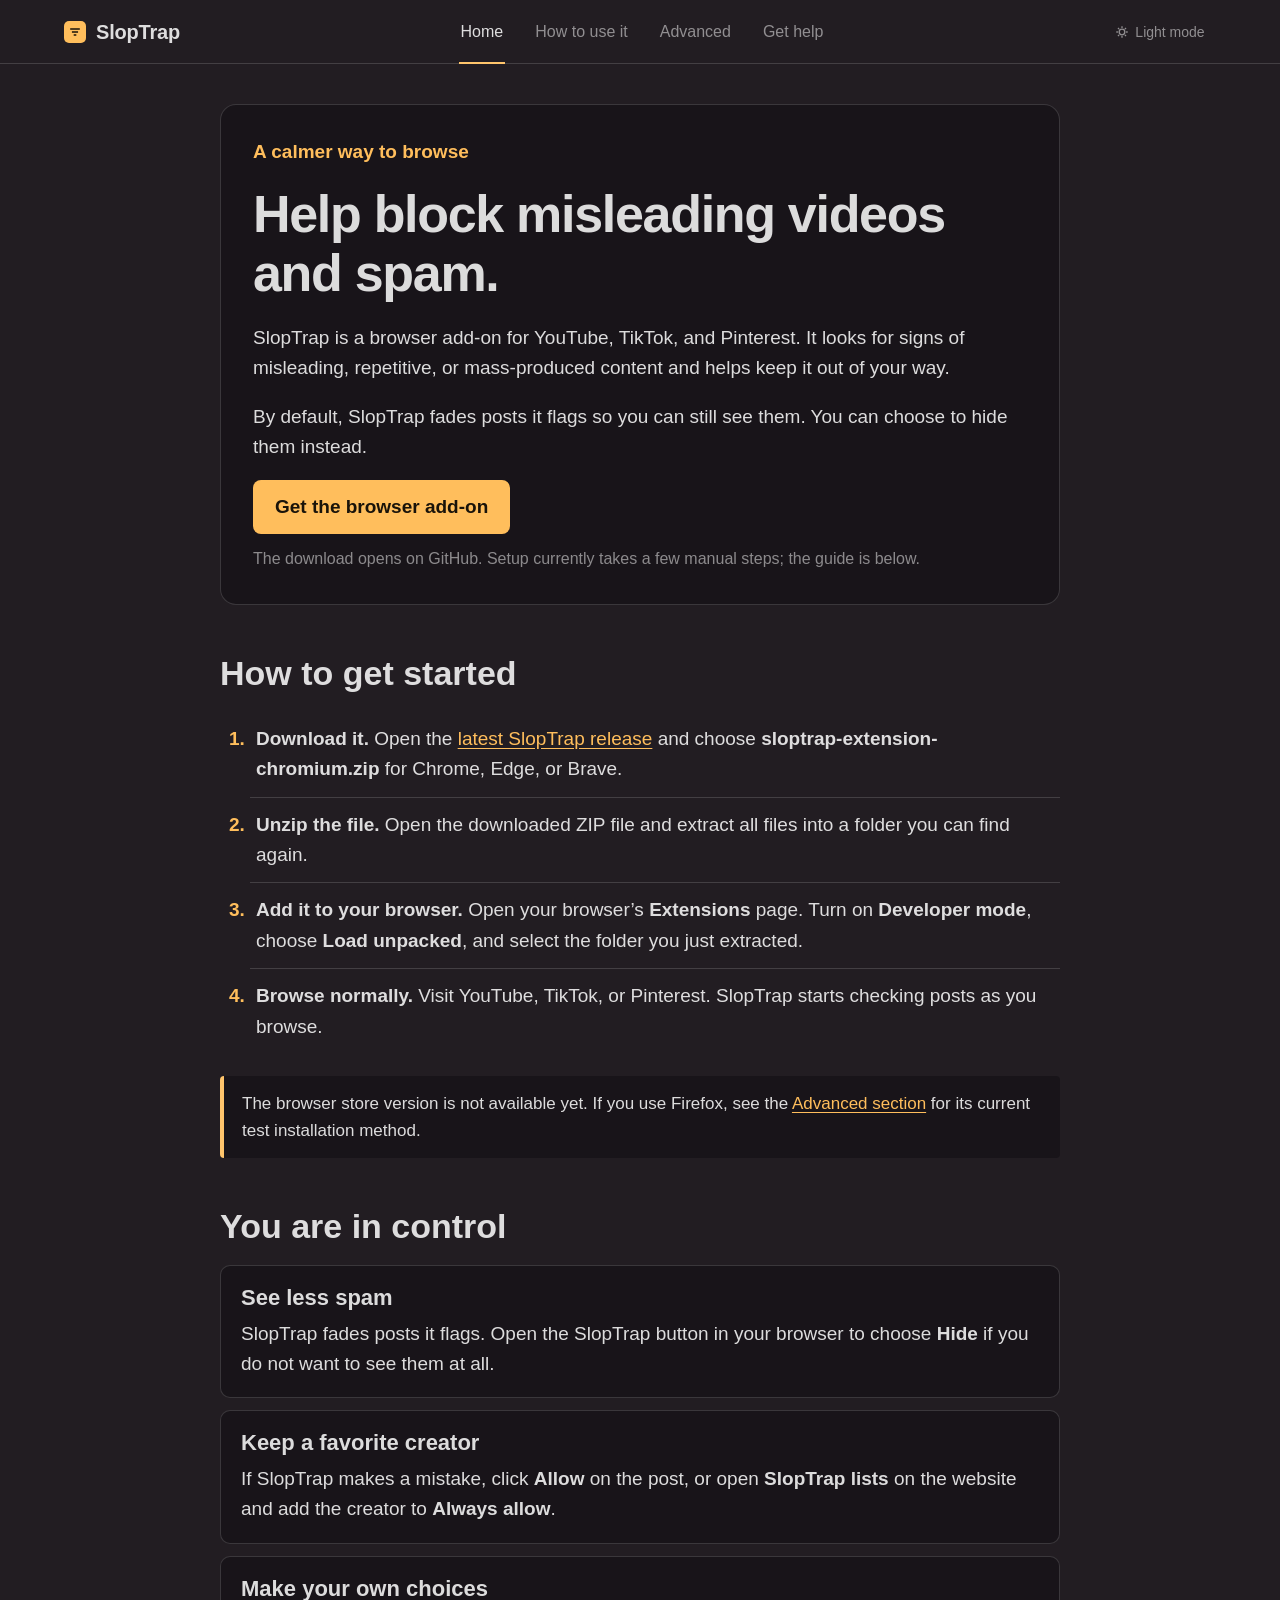
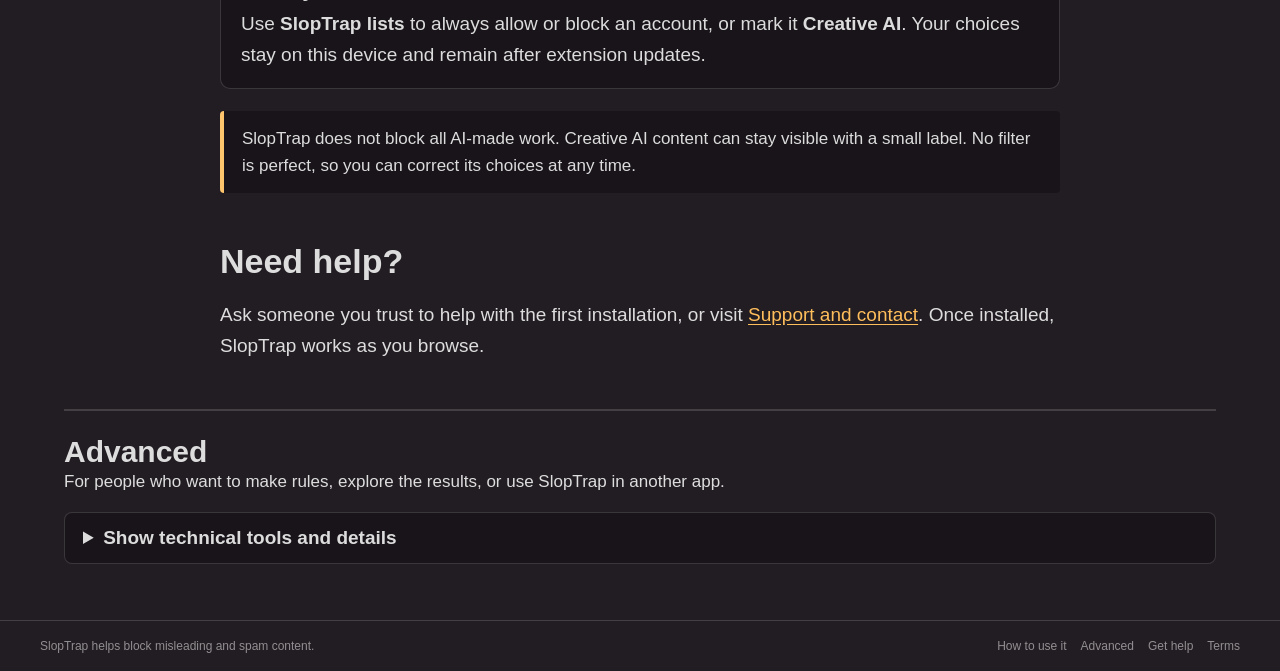
<file: index.html>
<!DOCTYPE html>
<html lang="en">
<head>
  <meta charset="utf-8" />
  <meta name="viewport" content="width=device-width, initial-scale=1" />
  <meta http-equiv="Content-Security-Policy" content="default-src 'none'; script-src 'self'; style-src 'self' 'unsafe-inline' https://fonts.googleapis.com; font-src https://fonts.gstatic.com; img-src 'self' data:; connect-src 'self' https://sloptrap-worker.fablestre.am; base-uri 'none'; form-action 'none'; object-src 'none'" />
  <meta name="referrer" content="strict-origin-when-cross-origin" />
  <title>SlopTrap — Help block misleading and spam content</title>
  <link rel="icon" type="image/svg+xml" href="./assets/icon.svg" />
  <link rel="stylesheet" href="./assets/gravity-uikit.css" />
  <link rel="stylesheet" href="./assets/style.css" />
</head>
<body class="g-root g-root_theme_dark home-page">
  <script src="./assets/theme-init.js"></script>

  <header class="g-app-header">
    <div class="g-app-header__inner">
      <a class="g-brand" href="./">
        <span class="g-brand__mark">
          <svg class="icon-14" viewBox="0 0 16 16" fill="none" stroke="currentColor" stroke-width="1.8"><path d="M2.5 4.5h11M4.5 8h7M6.5 11.5h3"/></svg>
        </span>
        <span>SlopTrap</span>
      </a>
      <nav class="g-nav" aria-label="Primary">
        <a class="g-nav__item g-nav__item_active" href="./">Home</a>
        <a class="g-nav__item" href="#how-to-use">How to use it</a>
        <a class="g-nav__item" href="#advanced">Advanced</a>
        <a class="g-nav__item" href="./privacy/#support">Get help</a>
      </nav>
      <div class="g-header-actions">
        <button id="theme-toggle" class="g-btn g-btn_view_flat g-btn_icon" data-show-label="true" type="button" aria-label="Toggle theme"></button>
      </div>
    </div>
  </header>

  <main class="g-container">
    <div class="simple-home">
      <section class="simple-hero" aria-labelledby="home-title">
        <p class="simple-eyebrow">A calmer way to browse</p>
        <h1 id="home-title">Help block misleading videos and spam.</h1>
        <p>SlopTrap is a browser add-on for YouTube, TikTok, and Pinterest. It looks for signs of misleading, repetitive, or mass-produced content and helps keep it out of your way.</p>
        <p>By default, SlopTrap fades posts it flags so you can still see them. You can choose to hide them instead.</p>
        <a class="simple-action" href="https://github.com/FableStream/sloptrap-extension/releases/latest" target="_blank" rel="noopener">Get the browser add-on</a>
        <p class="simple-small">The download opens on GitHub. Setup currently takes a few manual steps; the guide is below.</p>
      </section>

      <section class="simple-section" id="how-to-use" aria-labelledby="use-title">
        <h2 id="use-title">How to get started</h2>
        <ol class="simple-steps">
          <li><strong>Download it.</strong> Open the <a href="https://github.com/FableStream/sloptrap-extension/releases/latest" target="_blank" rel="noopener">latest SlopTrap release</a> and choose <strong>sloptrap-extension-chromium.zip</strong> for Chrome, Edge, or Brave.</li>
          <li><strong>Unzip the file.</strong> Open the downloaded ZIP file and extract all files into a folder you can find again.</li>
          <li><strong>Add it to your browser.</strong> Open your browser’s <strong>Extensions</strong> page. Turn on <strong>Developer mode</strong>, choose <strong>Load unpacked</strong>, and select the folder you just extracted.</li>
          <li><strong>Browse normally.</strong> Visit YouTube, TikTok, or Pinterest. SlopTrap starts checking posts as you browse.</li>
        </ol>
        <p class="simple-note">The browser store version is not available yet. If you use Firefox, see the <a href="#advanced">Advanced section</a> for its current test installation method.</p>
      </section>

      <section class="simple-section" aria-labelledby="choices-title">
        <h2 id="choices-title">You are in control</h2>
        <div class="simple-choice-grid">
          <div class="simple-choice"><h3>See less spam</h3><p>SlopTrap fades posts it flags. Open the SlopTrap button in your browser to choose <strong>Hide</strong> if you do not want to see them at all.</p></div>
          <div class="simple-choice"><h3>Keep a favorite creator</h3><p>If SlopTrap makes a mistake, click <strong>Allow</strong> on the post, or open <strong>SlopTrap lists</strong> on the website and add the creator to <strong>Always allow</strong>.</p></div>
          <div class="simple-choice"><h3>Make your own choices</h3><p>Use <strong>SlopTrap lists</strong> to always allow or block an account, or mark it <strong>Creative AI</strong>. Your choices stay on this device and remain after extension updates.</p></div>
        </div>
        <p class="simple-note">SlopTrap does not block all AI-made work. Creative AI content can stay visible with a small label. No filter is perfect, so you can correct its choices at any time.</p>
      </section>

      <section class="simple-section" aria-labelledby="help-title">
        <h2 id="help-title">Need help?</h2>
        <p>Ask someone you trust to help with the first installation, or visit <a href="./privacy/#support">Support and contact</a>. Once installed, SlopTrap works as you browse.</p>
      </section>
    </div>

    <section id="advanced" class="advanced-section" aria-labelledby="advanced-title">
      <h2 id="advanced-title">Advanced</h2>
      <p>For people who want to make rules, explore the results, or use SlopTrap in another app.</p>
      <details class="advanced-details">
        <summary>Show technical tools and details</summary>
        <div class="advanced-links">
          <a href="./studio/">Rule Studio</a>
          <a href="./docs/">Documentation and SDK</a>
          <a href="./rules/">Rule format</a>
          <a href="./leaderboard/">Leaderboards</a>
          <a href="https://github.com/FableStream/sloptrap" target="_blank" rel="noopener">Source code</a>
        </div>
        <p>Firefox testing: download <strong>sloptrap-extension-firefox.xpi</strong> from the <a href="https://github.com/FableStream/sloptrap-extension/releases/latest" target="_blank" rel="noopener">latest release</a>. Open <strong>about:debugging#/runtime/this-firefox</strong>, choose <strong>Load Temporary Add-on</strong>, and select the file. Firefox removes temporary add-ons when it closes.</p>
    <section class="overview-split" style="border-bottom:0;padding-bottom:8px;">
      <div class="text-card" style="padding:22px 24px;">
        <div style="display:flex;gap:6px;flex-wrap:wrap;">
          <span class="g-label g-label_theme_info">Svelte 5 + Tauri v2 App</span>
          <span class="g-label g-label_theme_positive">Creative AI &amp; Slop Channel Tags</span>
          <span class="g-label g-label_theme_normal">Browser &amp; Desktop</span>
        </div>
        <h3>Build, test, and share cross-site slop rules in a clean visual studio</h3>
        <p class="overview-lead">
          <strong>SlopTrap</strong> is a <strong>Svelte 5 + Tauri v2</strong> rule definition app (runnable in any browser or as a native desktop app) paired with a sandboxed WebAssembly (<code>.strule</code>) runtime. Its signed rules distinguish human creators, transparent creative AI, and low-effort slop, with channel-type tags shown on thumbnails and lists. Write or click together rules using a <strong>common cross-site language</strong> (<code>post.frequency</code>, <code>account.dormancy_days</code>, <code>text.formal_prose</code>), accumulate shared variables across rules, check them against thresholds, and export signed WASM bundles for <strong>YouTube</strong>, <strong>TikTok</strong>, <strong>Pinterest</strong>, and custom sites.
        </p>
        <div class="btn-row">
          <a class="g-btn g-btn_view_action g-btn_size_l" href="./studio/">Launch Rule Studio (Browser)</a>
          <a class="g-btn g-btn_view_outlined g-btn_size_l" href="./docs/#sdk">Integrate SDK &amp; UI</a>
          <a class="g-btn g-btn_view_normal g-btn_size_l" href="./leaderboard/">Site Leaderboards</a>
        </div>
      </div>

      <div class="text-card" style="padding:16px 18px;">
        <div style="font-size:12px;font-weight:600;color:var(--g-color-text-secondary);margin-bottom:6px;">
          Common Cross-Site Rule Syntax (Works on YouTube, TikTok &amp; Pinterest)
        </div>
        <pre style="margin:0;"><code>token high_post_rate = 0.9
token block_cutoff   = 60
var suspicion = 0

rule "High daily post frequency"
  when post.frequency &gt;= $high_post_rate ramp 1.5
  then add 36 to suspicion

decide "Block high-suspicion accounts"
  when suspicion &gt;= $block_cutoff
  then block</code></pre>
      </div>
    </section>

    <div class="section-bar">
      <div>
        <div style="display:flex;align-items:center;gap:8px;flex-wrap:wrap;">
          <h2 class="section-title">SlopTrap Rule Studio (Svelte 5 + Tauri v2)</h2>
          <span class="g-label g-label_theme_positive">Main Application</span>
        </div>
        <p class="section-sub">
          Guided 4-step workflow with importable templates, sentence-style visual rules, two-way readable syntax, and live <code>$token</code> sliders.
        </p>
      </div>
      <div style="display:flex;gap:8px;flex-wrap:wrap;">
        <a class="g-btn g-btn_view_action g-btn_size_s" href="./studio/">Open in Browser</a>
        <a class="g-btn g-btn_view_outlined g-btn_size_s" href="https://github.com/FableStream/sloptrap" target="_blank" rel="noopener">Desktop &amp; Source</a>
      </div>
    </div>

    <div class="preview-panel" style="background:var(--st-card-bg);">
      <div class="preview-panel__toolbar" style="background:var(--st-card-bg);">
        <div class="g-segmented" role="tablist" aria-label="SlopTrap Studio Views">
          <button class="g-segmented__btn shot-tab active" type="button"
            data-src="./assets/screenshots/studio-rules.png"
            data-caption="Step 2: Drag-and-Drop Rules &amp; Target-Site Feed — Reorder rules (⋮⋮), toggle eye visibility, and see which thumbnails, titles, channels &amp; dates get blocked live.">
            Rules &amp; Live Feed
          </button>
          <button class="g-segmented__btn shot-tab" type="button"
            data-src="./assets/screenshots/studio-syntax.png"
            data-caption="Readable Cross-Site Syntax — Two-way human-readable language sharing signals like post.frequency and multi-variable thresholds across sites.">
            Readable Syntax
          </button>
          <button class="g-segmented__btn shot-tab" type="button"
            data-src="./assets/screenshots/studio-templates.png"
            data-caption="Step 1: Channels &amp; Templates — Load specified sets of Known Slop (including YouTube channels from AiSList) and Known Good channels alongside 8 official templates.">
            Channels &amp; AiSList
          </button>
          <button class="g-segmented__btn shot-tab" type="button"
            data-src="./assets/screenshots/studio-test.png"
            data-caption="Step 3: Tune &amp; Effectiveness — Live Recall, Known-Good Specificity, False Positives, and F1 across loaded channels with expandable content &amp; signal inspection.">
            Tune &amp; Effectiveness
          </button>
        </div>
        <span class="mono" style="color:var(--g-color-text-hint);font-size:12px;">Svelte 5 + Tauri v2 · Browser &amp; Desktop</span>
      </div>
      <img id="studio-showcase-img" src="./assets/screenshots/studio-rules.png" alt="SlopTrap Studio — Visual Rule Builder" />
      <div id="studio-showcase-caption" class="preview-panel__caption">
        Step 2: Visual Rule Builder — Sentence-style rules ('When Post frequency &gt;= $high_post_rate -&gt; Then Add 36 points to suspicion') and threshold outcomes.
      </div>
    </div>

    <div class="section-bar">
      <div>
        <h2 class="section-title">Studio capabilities &amp; rule architecture</h2>
        <p class="section-sub">Intuitive building blocks capable of expressing every official cross-site and platform-specific rule.</p>
      </div>
    </div>

    <div class="grid-3">
      <div class="g-card">
        <div class="signal-head">
          <h3>Common cross-site language</h3>
          <span class="g-label g-label_theme_info mono">syntax</span>
        </div>
        <p>Unified signals such as <code>post.frequency</code>, <code>account.dormancy_days</code>, and <code>post.title_reuse</code> work identically across YouTube, TikTok, Pinterest, and custom site adapters.</p>
      </div>
      <div class="g-card">
        <div class="signal-head">
          <h3>Shared variables &amp; actions</h3>
          <span class="g-label g-label_theme_positive mono">variables</span>
        </div>
        <p>Triggered rules can add or set values on shared variables (e.g. <code>suspicion</code>, <code>script_risk</code>, <code>voice_risk</code>) that are checked against thresholds to <code>block</code>, <code>hide</code>, <code>dim</code>, or <code>warn</code>.</p>
      </div>
      <div class="g-card">
        <div class="signal-head">
          <h3>Known slop &amp; good sets</h3>
          <span class="g-label g-label_theme_info mono">AiSList</span>
        </div>
        <p>Load specified sets of Known Slop (including YouTube channels from <a href="https://github.com/Override92/AiSList" target="_blank" rel="noopener"><code>AiSList</code></a>) and Known Good accounts to measure recall, false positives, and F1 live.</p>
      </div>
      <div class="g-card">
        <div class="signal-head">
          <h3>Value &amp; phrase tokenization</h3>
          <span class="g-label g-label_theme_warning mono">$tokens</span>
        </div>
        <p>Promote any threshold, variable weight, or phrase list into a named <code>$token</code> so sliders recompile WASM and re-score all test accounts in microseconds.</p>
      </div>
      <div class="g-card">
        <div class="signal-head">
          <h3>Browser + Tauri v2 desktop</h3>
          <span class="g-label g-label_theme_normal mono">svelte 5</span>
        </div>
        <p>Run zero-install in the browser or launch the native Tauri v2 desktop app (<code>npm run tauri dev</code>) with built-in Rust live account URL inspection.</p>
      </div>
      <div class="g-card">
        <div class="signal-head">
          <h3>Signed WebAssembly bundles</h3>
          <span class="g-label g-label_theme_positive mono">v2</span>
        </div>
        <p>Zero-import WebAssembly 1.0 rules in <code>sloptrap-bundle-v2</code> files: an Ed25519 signature over the whole manifest and the module hash, a static WASM audit, and a fuel- and memory-bounded sandbox. Only maintainer-signed <strong>Official</strong> rules count as verified.</p>
      </div>
    </div>

    <div class="section-bar">
      <div>
        <h2 class="section-title">Site-specific WASM rule leaderboards</h2>
        <p class="section-sub">Switch target platform to inspect the <strong>Official</strong> <code>.strule</code> bundles and live install metrics. Community rules are listed on the full leaderboard (off by default).</p>
      </div>
      <div style="display:flex;gap:8px;align-items:center;flex-wrap:wrap;">
        <div class="g-segmented" id="home-site-tabs" role="tablist" aria-label="Target site">
          <button class="g-segmented__btn active" type="button" data-site="youtube">YouTube</button>
          <button class="g-segmented__btn" type="button" data-site="tiktok">TikTok</button>
          <button class="g-segmented__btn" type="button" data-site="pinterest">Pinterest</button>
        </div>
        <a class="g-btn g-btn_view_outlined g-btn_size_s" id="home-full-lb-link" href="./leaderboard/?site=youtube">Open leaderboard</a>
      </div>
    </div>

    <div class="g-table-wrap">
      <table class="g-table">
        <thead>
          <tr>
            <th style="width:44px;">#</th>
            <th>Rule</th>
            <th>Tier</th>
            <th>Band / F1</th>
            <th class="num" id="home-active-col">Active (30d)</th>
            <th class="num">All-Time</th>
            <th class="num">Overhead</th>
            <th class="num">Artifact</th>
          </tr>
        </thead>
        <tbody id="home-lb-rows">
          <tr><td colspan="8" style="color:var(--g-color-text-secondary);">Loading leaderboard…</td></tr>
        </tbody>
      </table>
    </div>

    <section id="example-apps" style="margin-top:28px;">
      <div class="section-bar">
        <div>
          <h2 class="section-title">Example Integrations</h2>
          <p class="section-sub">Reference applications consuming <code>.strule</code> WebAssembly bundles built in SlopTrap Studio.</p>
        </div>
      </div>

      <div class="text-card" style="padding:18px 20px;margin-bottom:14px;">
        <div style="display:flex;justify-content:space-between;align-items:flex-start;gap:12px;flex-wrap:wrap;margin-bottom:12px;">
          <div>
            <div style="display:flex;align-items:center;gap:8px;flex-wrap:wrap;">
              <h3 style="margin:0;font-size:16px;">YouTube TUI Subsection — <code>sloptrap-tube-tui</code></h3>
              <span class="g-label g-label_theme_info">Example YouTube App</span>
            </div>
            <p style="margin:6px 0 0;color:var(--g-color-text-secondary);font-size:13px;">
              Terminal forensic inspector, autonomous discovery crawler, and Go SDK (<a href="https://github.com/FableStream/sloptrap-tube-tui" target="_blank" rel="noopener"><code>FableStream/sloptrap-tube-tui</code></a>) evaluating Studio-compiled <code>.strule</code> bundles against live YouTube channels.
            </p>
          </div>
          <a class="g-btn g-btn_view_outlined g-btn_size_s" href="https://github.com/FableStream/sloptrap-tube-tui" target="_blank" rel="noopener">
            View sloptrap-tube-tui
          </a>
        </div>

        <div class="preview-panel" style="margin:0;">
          <div class="preview-panel__toolbar">
            <div class="g-segmented" role="tablist" aria-label="Example YouTube TUI Views">
              <button class="g-segmented__btn shot-tab active" type="button"
                data-src="./assets/screenshots/tui-overview.png"
                data-caption="1:Overview — Example YouTube TUI combining channel extractors with signed .strule WASM evaluation.">
                1: Overview
              </button>
              <button class="g-segmented__btn shot-tab" type="button"
                data-src="./assets/screenshots/tui-timeline.png"
                data-caption="2:Timeline — Aged-account dormancy gap comparison between earliest and latest YouTube uploads.">
                2: Timeline
              </button>
              <button class="g-segmented__btn shot-tab" type="button"
                data-src="./assets/screenshots/tui-script-voice.png"
                data-caption="3:Script &amp; Voice — Contrastive LLM phrasing, WPM pacing CV, and 45s ffmpeg EBU R128 dead-air probe.">
                3: Script &amp; Voice
              </button>
              <button class="g-segmented__btn shot-tab" type="button"
                data-src="./assets/screenshots/tui-wasm-rules.png"
                data-caption="5:WASM Rules — Loaded .strule bundles executing inside zero-import WebAssembly sandboxes.">
                5: WASM Rules
              </button>
              <button class="g-segmented__btn shot-tab" type="button"
                data-src="./assets/screenshots/tui-discovery.png"
                data-caption="Discovery [d] — Niche presets and automated YouTube search queue harvesting.">
                Discovery [d]
              </button>
            </div>
            <span class="mono" style="color:var(--g-color-text-hint);font-size:12px;">Example App · sloptrap-tube-tui</span>
          </div>
          <img id="tui-showcase-img" src="./assets/screenshots/tui-overview.png" alt="Example App: sloptrap-tube-tui Overview" />
          <div id="tui-showcase-caption" class="preview-panel__caption">
            1:Overview — Example YouTube TUI combining channel extractors with signed .strule WASM evaluation.
          </div>
        </div>
      </div>
    </section>
      </details>
    </section>
  </main>

  <footer class="g-footer">
    <div class="g-footer__inner">
      <div>SlopTrap helps block misleading and spam content.</div>
      <div class="g-footer__links">
        <a href="#how-to-use">How to use it</a>
        <a href="#advanced">Advanced</a>
        <a href="./privacy/#support">Get help</a>
        <a href="./terms/">Terms</a>
      </div>
    </div>
  </footer>

  <script src="./assets/site.js"></script>
  <script src="./assets/registry-ui.js"></script>
  <script src="./assets/home.js"></script>
</body>
</html>
</file>
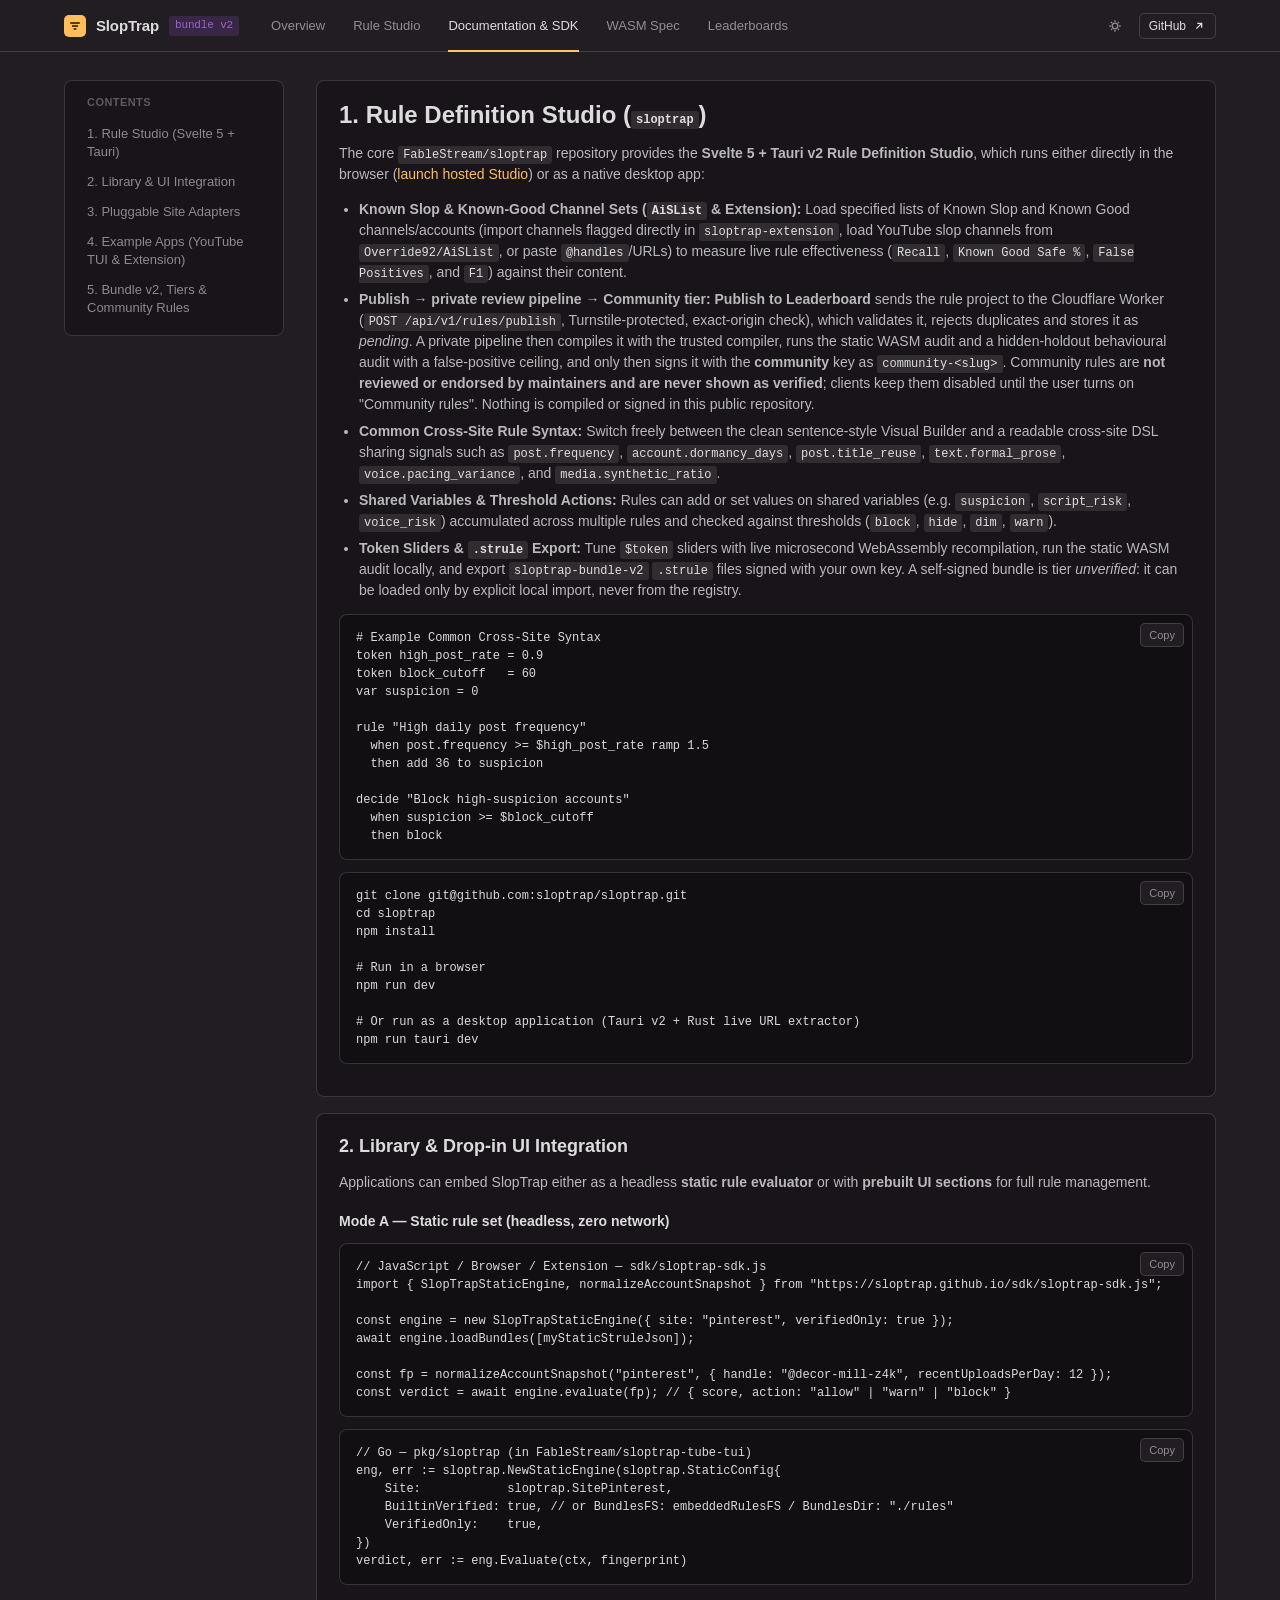
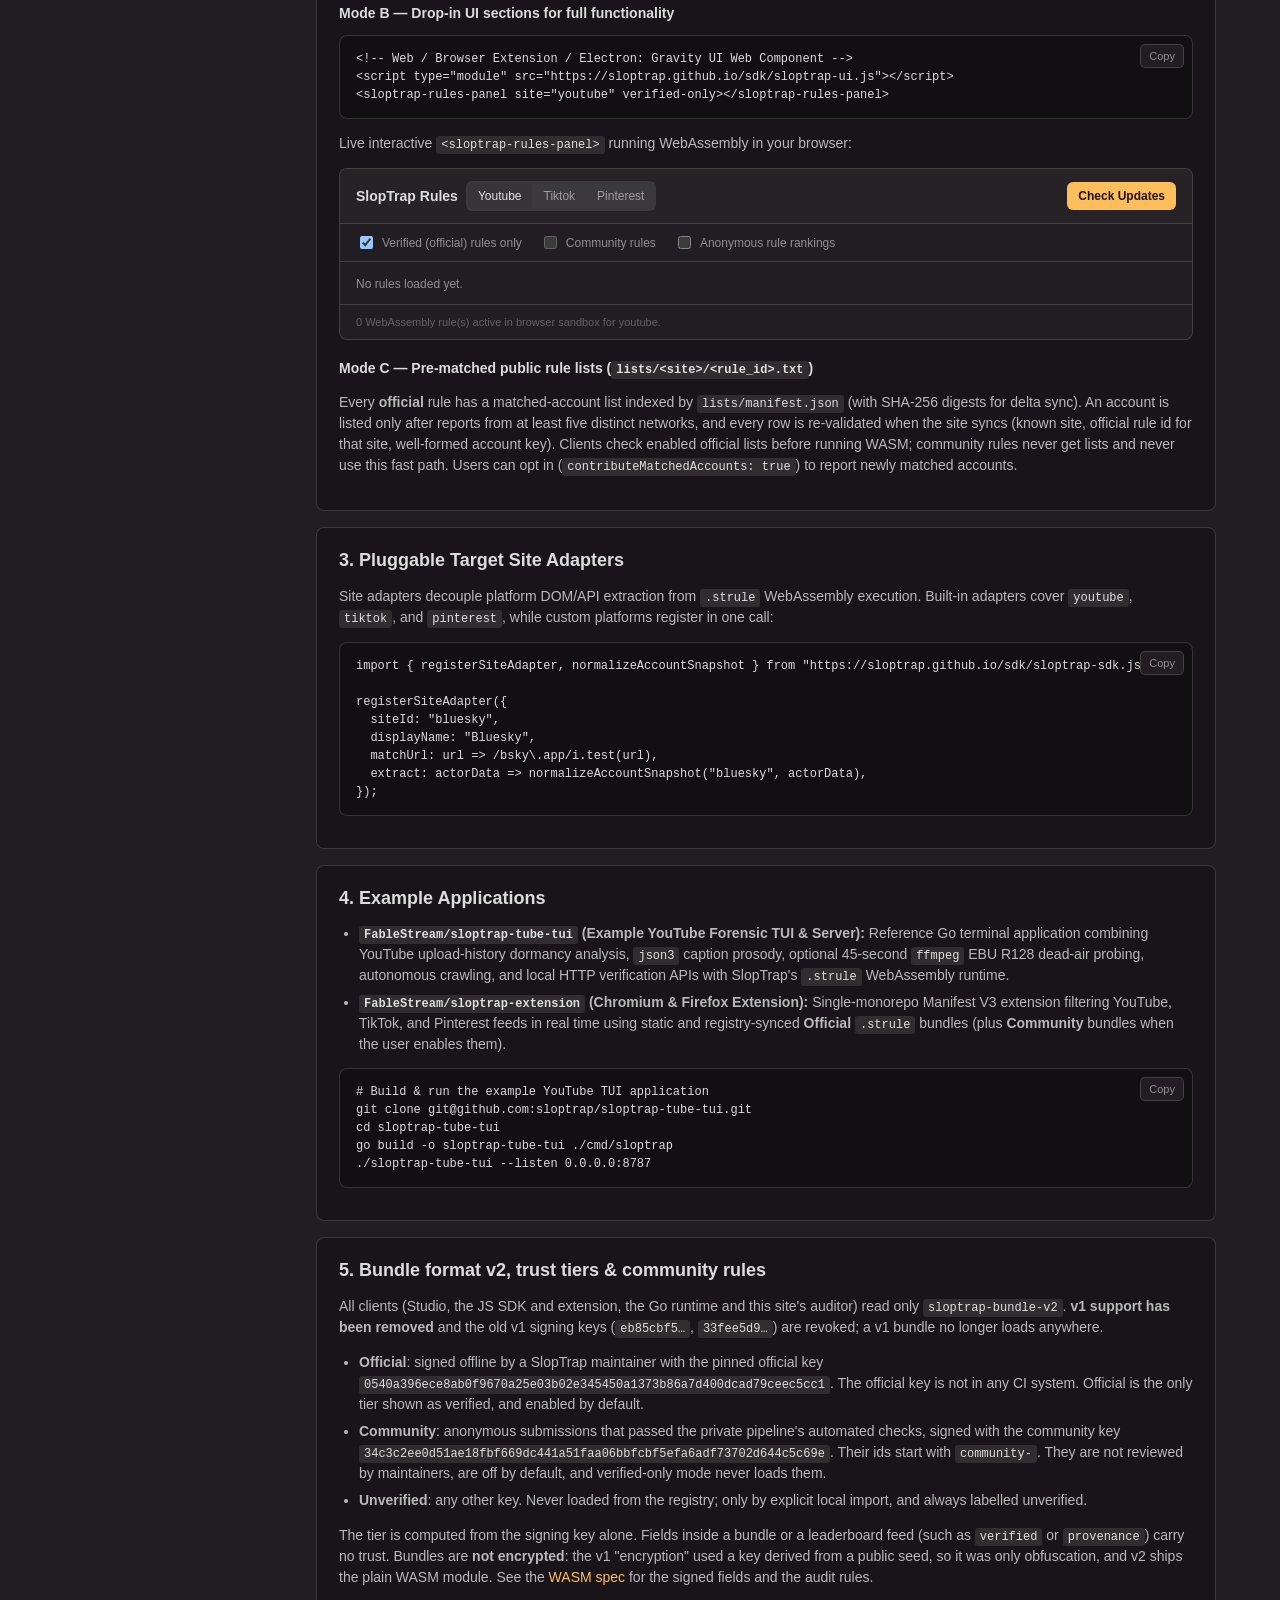
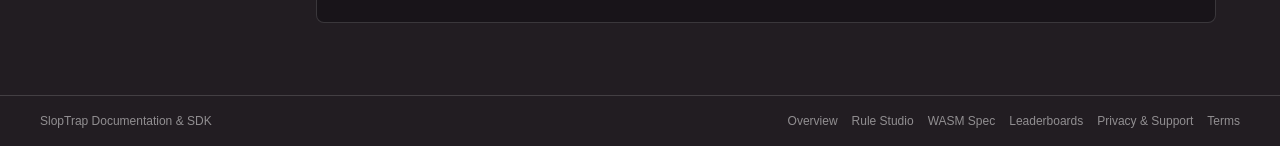
<file: docs/index.html>
<!DOCTYPE html>
<html lang="en">
<head>
  <meta charset="utf-8" />
  <meta name="viewport" content="width=device-width, initial-scale=1" />
  <meta http-equiv="Content-Security-Policy" content="default-src 'none'; script-src 'self' 'wasm-unsafe-eval'; style-src 'self' 'unsafe-inline' https://fonts.googleapis.com; font-src https://fonts.gstatic.com; img-src 'self' data:; connect-src 'self' https://sloptrap-worker.fablestre.am; base-uri 'none'; form-action 'none'; object-src 'none'" />
  <meta name="referrer" content="strict-origin-when-cross-origin" />
  <title>Documentation &amp; SDK — SlopTrap</title>
  <link rel="stylesheet" href="../assets/gravity-uikit.css" />
  <link rel="stylesheet" href="../assets/style.css" />
</head>
<body class="g-root g-root_theme_dark">
  <script src="../assets/theme-init.js"></script>

  <header class="g-app-header">
    <div class="g-app-header__inner">
      <div style="display:flex;align-items:center;gap:20px;height:100%;">
        <a class="g-brand" href="../">
          <span class="g-brand__mark">
            <svg class="icon-14" viewBox="0 0 16 16" fill="none" stroke="currentColor" stroke-width="1.8"><path d="M2.5 4.5h11M4.5 8h7M6.5 11.5h3"/></svg>
          </span>
          <span>SlopTrap</span>
          <span class="g-label g-label_theme_utility mono">bundle v2</span>
        </a>
        <nav class="g-nav" aria-label="Primary">
          <a class="g-nav__item" href="../">Overview</a>
          <a class="g-nav__item" href="../studio/">Rule Studio</a>
          <a class="g-nav__item g-nav__item_active" href="./">Documentation &amp; SDK</a>
          <a class="g-nav__item" href="../rules/">WASM Spec</a>
          <a class="g-nav__item" href="../leaderboard/">Leaderboards</a>
        </nav>
      </div>
      <div class="g-header-actions">
        <button id="theme-toggle" class="g-btn g-btn_view_flat g-btn_icon" type="button" aria-label="Toggle theme"></button>
        <a class="g-btn g-btn_view_outlined g-btn_size_s" href="https://github.com/FableStream/sloptrap" target="_blank" rel="noopener">
          GitHub
          <svg class="icon-14" viewBox="0 0 16 16" fill="none" stroke="currentColor" stroke-width="1.5"><path d="M5 11L11 5M6 5h5v5"/></svg>
        </a>
      </div>
    </div>
  </header>

  <main class="g-container">
    <div class="docs-grid">
      <aside class="docs-aside">
        <div class="st-card g-card" style="padding:12px;">
          <div class="docs-aside__title">Contents</div>
          <ul>
            <li><a href="#studio">1. Rule Studio (Svelte 5 + Tauri)</a></li>
            <li><a href="#sdk">2. Library &amp; UI Integration</a></li>
            <li><a href="#adapters">3. Pluggable Site Adapters</a></li>
            <li><a href="#examples">4. Example Apps (YouTube TUI &amp; Extension)</a></li>
            <li><a href="#trust">5. Bundle v2, Tiers &amp; Community Rules</a></li>
          </ul>
        </div>
      </aside>

      <article class="docs-article">
        <section class="docs-section" id="studio">
          <h1>1. Rule Definition Studio (<code>sloptrap</code>)</h1>
          <p>
            The core <a href="https://github.com/FableStream/sloptrap" target="_blank" rel="noopener"><code>FableStream/sloptrap</code></a> repository provides the <strong>Svelte 5 + Tauri v2 Rule Definition Studio</strong>, which runs either directly in the browser (<a href="../studio/">launch hosted Studio</a>) or as a native desktop app:
          </p>
          <ul>
            <li><strong>Known Slop &amp; Known-Good Channel Sets (<code>AiSList</code> &amp; Extension):</strong> Load specified lists of Known Slop and Known Good channels/accounts (import channels flagged directly in <code>sloptrap-extension</code>, load YouTube slop channels from <a href="https://github.com/Override92/AiSList" target="_blank" rel="noopener"><code>Override92/AiSList</code></a>, or paste <code>@handles</code>/URLs) to measure live rule effectiveness (<code>Recall</code>, <code>Known Good Safe %</code>, <code>False Positives</code>, and <code>F1</code>) against their content.</li>
            <li><strong>Publish → private review pipeline → Community tier:</strong> <strong>Publish to Leaderboard</strong> sends the rule project to the Cloudflare Worker (<code>POST /api/v1/rules/publish</code>, Turnstile-protected, exact-origin check), which validates it, rejects duplicates and stores it as <em>pending</em>. A private pipeline then compiles it with the trusted compiler, runs the static WASM audit and a hidden-holdout behavioural audit with a false-positive ceiling, and only then signs it with the <strong>community</strong> key as <code>community-&lt;slug&gt;</code>. Community rules are <strong>not reviewed or endorsed by maintainers and are never shown as verified</strong>; clients keep them disabled until the user turns on "Community rules". Nothing is compiled or signed in this public repository.</li>
            <li><strong>Common Cross-Site Rule Syntax:</strong> Switch freely between the clean sentence-style Visual Builder and a readable cross-site DSL sharing signals such as <code>post.frequency</code>, <code>account.dormancy_days</code>, <code>post.title_reuse</code>, <code>text.formal_prose</code>, <code>voice.pacing_variance</code>, and <code>media.synthetic_ratio</code>.</li>
            <li><strong>Shared Variables &amp; Threshold Actions:</strong> Rules can add or set values on shared variables (e.g. <code>suspicion</code>, <code>script_risk</code>, <code>voice_risk</code>) accumulated across multiple rules and checked against thresholds (<code>block</code>, <code>hide</code>, <code>dim</code>, <code>warn</code>).</li>
            <li><strong>Token Sliders &amp; <code>.strule</code> Export:</strong> Tune <code>$token</code> sliders with live microsecond WebAssembly recompilation, run the static WASM audit locally, and export <code>sloptrap-bundle-v2</code> <code>.strule</code> files signed with your own key. A self-signed bundle is tier <em>unverified</em>: it can be loaded only by explicit local import, never from the registry.</li>
          </ul>
          <pre><code># Example Common Cross-Site Syntax
token high_post_rate = 0.9
token block_cutoff   = 60
var suspicion = 0

rule "High daily post frequency"
  when post.frequency &gt;= $high_post_rate ramp 1.5
  then add 36 to suspicion

decide "Block high-suspicion accounts"
  when suspicion &gt;= $block_cutoff
  then block</code></pre>
          <pre><code>git clone git@github.com:sloptrap/sloptrap.git
cd sloptrap
npm install

# Run in a browser
npm run dev

# Or run as a desktop application (Tauri v2 + Rust live URL extractor)
npm run tauri dev</code></pre>
        </section>

        <section class="docs-section" id="sdk">
          <h2>2. Library &amp; Drop-in UI Integration</h2>
          <p>
            Applications can embed SlopTrap either as a headless <strong>static rule evaluator</strong> or with <strong>prebuilt UI sections</strong> for full rule management.
          </p>

          <h3>Mode A — Static rule set (headless, zero network)</h3>
          <pre><code>// JavaScript / Browser / Extension — sdk/sloptrap-sdk.js
import { SlopTrapStaticEngine, normalizeAccountSnapshot } from "https://sloptrap.github.io/sdk/sloptrap-sdk.js";

const engine = new SlopTrapStaticEngine({ site: "pinterest", verifiedOnly: true });
await engine.loadBundles([myStaticStruleJson]);

const fp = normalizeAccountSnapshot("pinterest", { handle: "@decor-mill-z4k", recentUploadsPerDay: 12 });
const verdict = await engine.evaluate(fp); // { score, action: "allow" | "warn" | "block" }</code></pre>

          <pre><code>// Go — pkg/sloptrap (in FableStream/sloptrap-tube-tui)
eng, err := sloptrap.NewStaticEngine(sloptrap.StaticConfig{
    Site:            sloptrap.SitePinterest,
    BuiltinVerified: true, // or BundlesFS: embeddedRulesFS / BundlesDir: "./rules"
    VerifiedOnly:    true,
})
verdict, err := eng.Evaluate(ctx, fingerprint)</code></pre>

          <h3>Mode B — Drop-in UI sections for full functionality</h3>
          <pre><code>&lt;!-- Web / Browser Extension / Electron: Gravity UI Web Component --&gt;
&lt;script type="module" src="https://sloptrap.github.io/sdk/sloptrap-ui.js"&gt;&lt;/script&gt;
&lt;sloptrap-rules-panel site="youtube" verified-only&gt;&lt;/sloptrap-rules-panel&gt;</code></pre>

          <p>Live interactive <code>&lt;sloptrap-rules-panel&gt;</code> running WebAssembly in your browser:</p>
          <div style="margin:10px 0 4px;">
            <sloptrap-rules-panel site="youtube" verified-only registry-url=".."></sloptrap-rules-panel>
          </div>

          <h3>Mode C — Pre-matched public rule lists (<code>lists/&lt;site&gt;/&lt;rule_id&gt;.txt</code>)</h3>
          <p>
            Every <strong>official</strong> rule has a matched-account list indexed by <code>lists/manifest.json</code> (with SHA-256 digests for delta sync). An account is listed only after reports from at least five distinct networks, and every row is re-validated when the site syncs (known site, official rule id for that site, well-formed account key). Clients check enabled official lists before running WASM; community rules never get lists and never use this fast path. Users can opt in (<code>contributeMatchedAccounts: true</code>) to report newly matched accounts.
          </p>
        </section>

        <section class="docs-section" id="adapters">
          <h2>3. Pluggable Target Site Adapters</h2>
          <p>
            Site adapters decouple platform DOM/API extraction from <code>.strule</code> WebAssembly execution. Built-in adapters cover <code>youtube</code>, <code>tiktok</code>, and <code>pinterest</code>, while custom platforms register in one call:
          </p>
          <pre><code>import { registerSiteAdapter, normalizeAccountSnapshot } from "https://sloptrap.github.io/sdk/sloptrap-sdk.js";

registerSiteAdapter({
  siteId: "bluesky",
  displayName: "Bluesky",
  matchUrl: url => /bsky\.app/i.test(url),
  extract: actorData => normalizeAccountSnapshot("bluesky", actorData),
});</code></pre>
        </section>

        <section class="docs-section" id="examples">
          <h2>4. Example Applications</h2>
          <ul>
            <li>
              <strong><a href="https://github.com/FableStream/sloptrap-tube-tui" target="_blank" rel="noopener"><code>FableStream/sloptrap-tube-tui</code></a> (Example YouTube Forensic TUI &amp; Server):</strong>
              Reference Go terminal application combining YouTube upload-history dormancy analysis, <code>json3</code> caption prosody, optional 45-second <code>ffmpeg</code> EBU R128 dead-air probing, autonomous crawling, and local HTTP verification APIs with SlopTrap's <code>.strule</code> WebAssembly runtime.
            </li>
            <li>
              <strong><a href="https://github.com/FableStream/sloptrap-extension" target="_blank" rel="noopener"><code>FableStream/sloptrap-extension</code></a> (Chromium &amp; Firefox Extension):</strong>
              Single-monorepo Manifest V3 extension filtering YouTube, TikTok, and Pinterest feeds in real time using static and registry-synced <strong>Official</strong> <code>.strule</code> bundles (plus <strong>Community</strong> bundles when the user enables them).
            </li>
          </ul>
          <pre><code># Build &amp; run the example YouTube TUI application
git clone git@github.com:sloptrap/sloptrap-tube-tui.git
cd sloptrap-tube-tui
go build -o sloptrap-tube-tui ./cmd/sloptrap
./sloptrap-tube-tui --listen 0.0.0.0:8787</code></pre>
        </section>
        <section class="docs-section" id="trust">
          <h2>5. Bundle format v2, trust tiers &amp; community rules</h2>
          <p>
            All clients (Studio, the JS SDK and extension, the Go runtime and this site's auditor) read only <code>sloptrap-bundle-v2</code>. <strong>v1 support has been removed</strong> and the old v1 signing keys (<code>eb85cbf5…</code>, <code>33fee5d9…</code>) are revoked; a v1 bundle no longer loads anywhere.
          </p>
          <ul>
            <li><strong>Official</strong>: signed offline by a SlopTrap maintainer with the pinned official key <code>0540a396ece8ab0f9670a25e03b02e345450a1373b86a7d400dcad79ceec5cc1</code>. The official key is not in any CI system. Official is the only tier shown as verified, and enabled by default.</li>
            <li><strong>Community</strong>: anonymous submissions that passed the private pipeline's automated checks, signed with the community key <code>34c3c2ee0d51ae18fbf669dc441a51faa06bbfcbf5efa6adf73702d644c5c69e</code>. Their ids start with <code>community-</code>. They are not reviewed by maintainers, are off by default, and verified-only mode never loads them.</li>
            <li><strong>Unverified</strong>: any other key. Never loaded from the registry; only by explicit local import, and always labelled unverified.</li>
          </ul>
          <p>
            The tier is computed from the signing key alone. Fields inside a bundle or a leaderboard feed (such as <code>verified</code> or <code>provenance</code>) carry no trust.
            Bundles are <strong>not encrypted</strong>: the v1 "encryption" used a key derived from a public seed, so it was only obfuscation, and v2 ships the plain WASM module. See the <a href="../rules/#strule-crypto">WASM spec</a> for the signed fields and the audit rules.
          </p>
        </section>
      </article>
    </div>
  </main>

  <footer class="g-footer">
    <div class="g-footer__inner">
      <div>SlopTrap Documentation &amp; SDK</div>
      <div class="g-footer__links">
        <a href="../">Overview</a>
        <a href="../studio/">Rule Studio</a>
        <a href="../rules/">WASM Spec</a>
        <a href="../leaderboard/">Leaderboards</a>
        <a href="../privacy/">Privacy &amp; Support</a>
        <a href="../terms/">Terms</a>
      </div>
    </div>
  </footer>

  <script src="../assets/site.js"></script>
  <script type="module" src="../sdk/sloptrap-ui.js"></script>
</body>
</html>
</file>
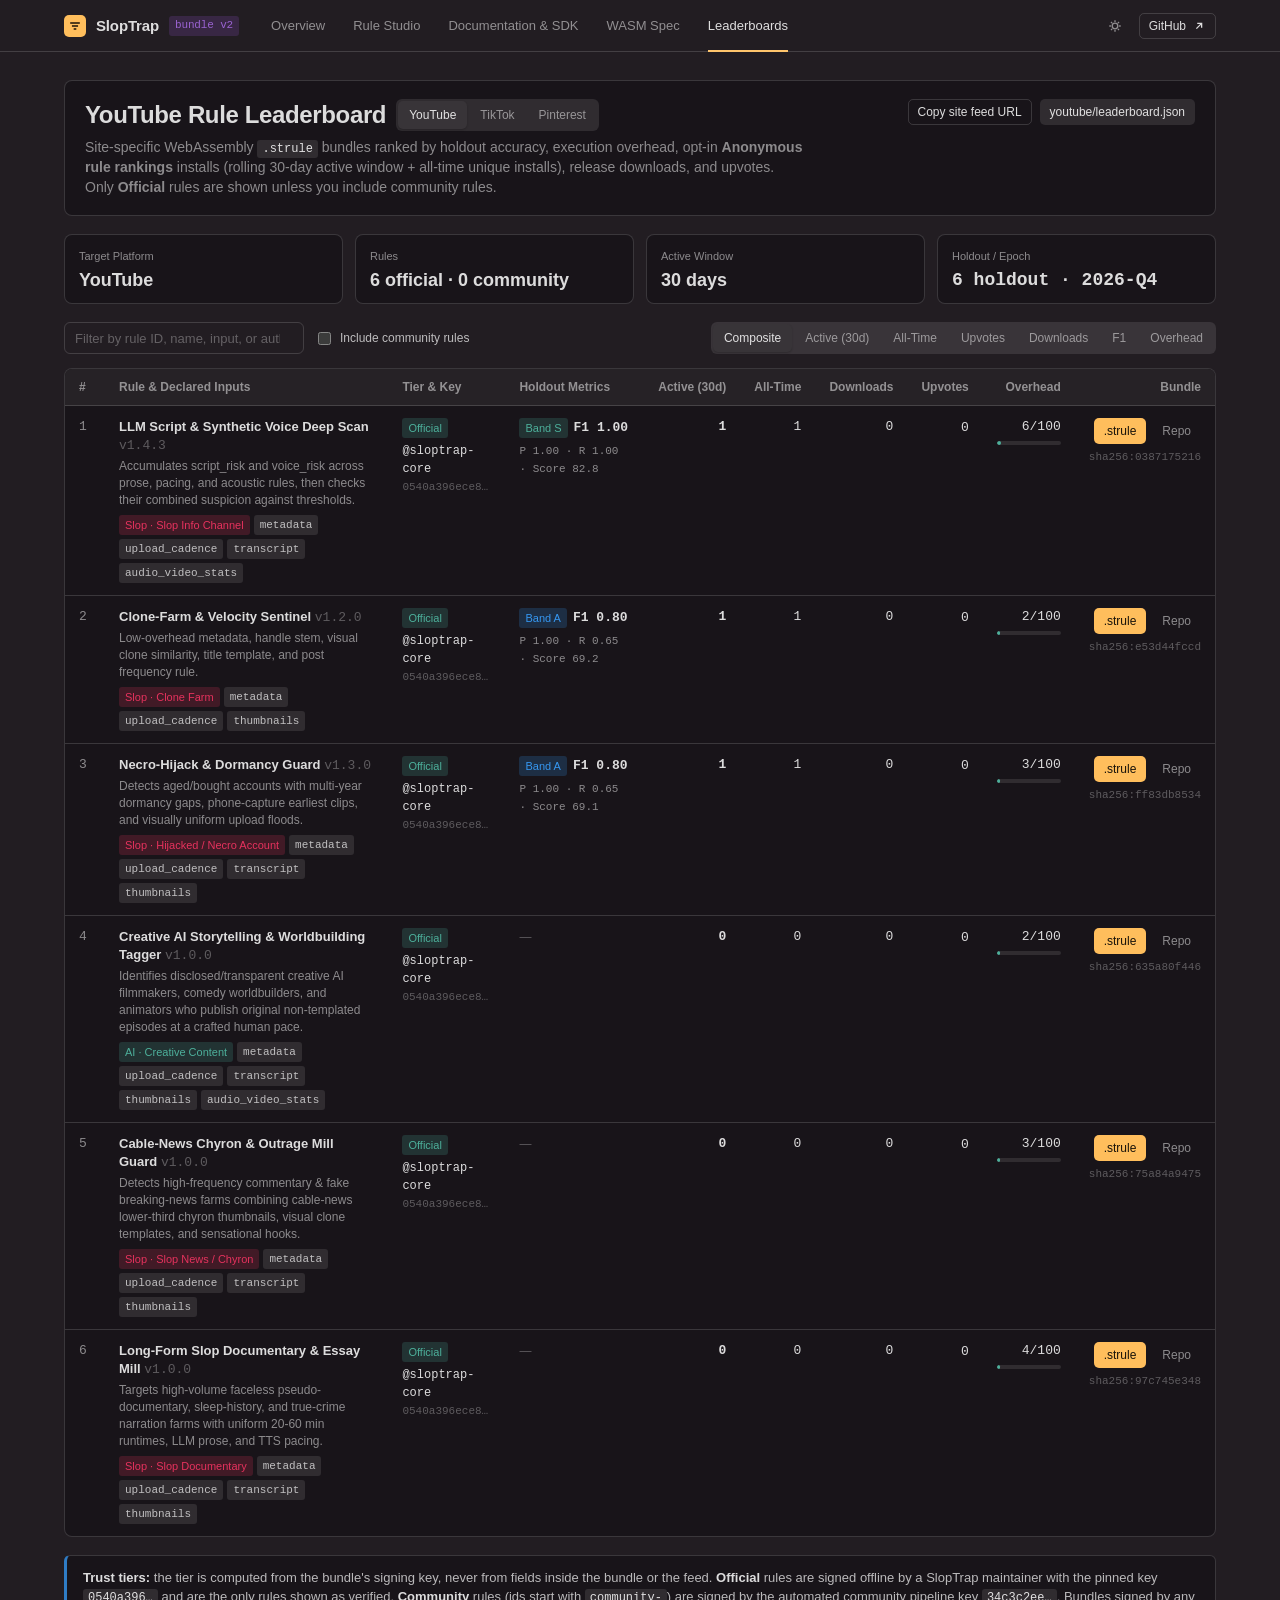
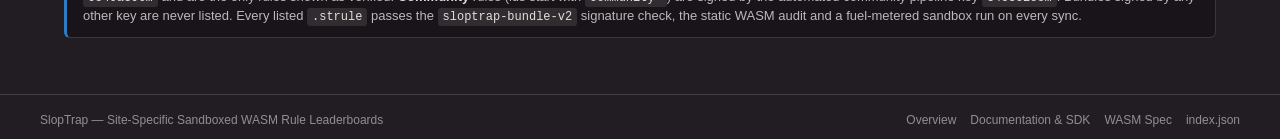
<file: leaderboard/index.html>
<!DOCTYPE html>
<html lang="en">
<head>
  <meta charset="utf-8" />
  <meta name="viewport" content="width=device-width, initial-scale=1" />
  <meta http-equiv="Content-Security-Policy" content="default-src 'none'; script-src 'self'; style-src 'self' 'unsafe-inline' https://fonts.googleapis.com; font-src https://fonts.gstatic.com; img-src 'self' data:; connect-src 'self' https://sloptrap-worker.fablestre.am; base-uri 'none'; form-action 'none'; object-src 'none'" />
  <meta name="referrer" content="strict-origin-when-cross-origin" />
  <title>Site Leaderboards — SlopTrap WASM Rules</title>
  <link rel="stylesheet" href="../assets/gravity-uikit.css" />
  <link rel="stylesheet" href="../assets/style.css" />
</head>
<body class="g-root g-root_theme_dark">
  <script src="../assets/theme-init.js"></script>

  <header class="g-app-header">
    <div class="g-app-header__inner">
      <div style="display:flex;align-items:center;gap:20px;height:100%;">
        <a class="g-brand" href="../">
          <span class="g-brand__mark">
            <svg class="icon-14" viewBox="0 0 16 16" fill="none" stroke="currentColor" stroke-width="1.8"><path d="M2.5 4.5h11M4.5 8h7M6.5 11.5h3"/></svg>
          </span>
          <span>SlopTrap</span>
          <span class="g-label g-label_theme_utility mono">bundle v2</span>
        </a>
        <nav class="g-nav" aria-label="Primary">
          <a class="g-nav__item" href="../">Overview</a>
          <a class="g-nav__item" href="../studio/">Rule Studio</a>
          <a class="g-nav__item" href="../docs/">Documentation &amp; SDK</a>
          <a class="g-nav__item" href="../rules/">WASM Spec</a>
          <a class="g-nav__item g-nav__item_active" href="./">Leaderboards</a>
        </nav>
      </div>
      <div class="g-header-actions">
        <button id="theme-toggle" class="g-btn g-btn_view_flat g-btn_icon" type="button" aria-label="Toggle theme"></button>
        <a class="g-btn g-btn_view_outlined g-btn_size_s" href="https://github.com/FableStream/sloptrap" target="_blank" rel="noopener">
          GitHub
          <svg class="icon-14" viewBox="0 0 16 16" fill="none" stroke="currentColor" stroke-width="1.5"><path d="M5 11L11 5M6 5h5v5"/></svg>
        </a>
      </div>
    </div>
  </header>

  <main class="g-container">
    <div class="page-header">
      <div>
        <div style="display:flex;align-items:center;gap:10px;flex-wrap:wrap;margin-bottom:6px;">
          <h1 class="page-title" id="lb-heading">YouTube Rule Leaderboard</h1>
          <div class="g-segmented" id="site-switcher" role="tablist" aria-label="Target platform">
            <button class="g-segmented__btn active" type="button" data-site="youtube">YouTube</button>
            <button class="g-segmented__btn" type="button" data-site="tiktok">TikTok</button>
            <button class="g-segmented__btn" type="button" data-site="pinterest">Pinterest</button>
          </div>
        </div>
        <p class="page-desc">
          Site-specific WebAssembly <code>.strule</code> bundles ranked by holdout accuracy, execution overhead, opt-in <strong>Anonymous rule rankings</strong> installs (<span id="window-desc">rolling 30-day active window</span> + all-time unique installs), release downloads, and upvotes. Only <strong>Official</strong> rules are shown unless you include community rules.
        </p>
      </div>
      <div style="display:flex;gap:8px;align-items:center;">
        <button class="g-btn g-btn_view_outlined g-btn_size_s" type="button" id="copy-feed-btn">Copy site feed URL</button>
        <a class="g-btn g-btn_view_normal g-btn_size_s mono" id="raw-feed-link" href="./youtube/leaderboard.json">youtube/leaderboard.json</a>
      </div>
    </div>

    <div class="stat-strip">
      <div class="stat-cell">
        <div class="stat-cell__label">Target Platform</div>
        <div class="stat-cell__value" id="stat-site">YouTube</div>
      </div>
      <div class="stat-cell">
        <div class="stat-cell__label">Rules</div>
        <div class="stat-cell__value" id="stat-rules">—</div>
      </div>
      <div class="stat-cell">
        <div class="stat-cell__label">Active Window</div>
        <div class="stat-cell__value" id="stat-window">30 days</div>
      </div>
      <div class="stat-cell">
        <div class="stat-cell__label">Holdout / Epoch</div>
        <div class="stat-cell__value mono" id="stat-epoch">—</div>
      </div>
    </div>

    <div class="toolbar">
      <input id="rule-filter" class="g-input" type="search" placeholder="Filter by rule ID, name, input, or author…" />
      <label style="display:inline-flex;align-items:center;gap:6px;font-size:12px;color:var(--g-color-text-complementary);cursor:pointer;user-select:none;">
        <input type="checkbox" id="community-chk" />
        Include community rules
      </label>
      <div class="g-segmented" role="group" aria-label="Sort rules" style="margin-left:auto;">
        <button class="g-segmented__btn sort-btn active" type="button" data-sort="rank">Composite</button>
        <button class="g-segmented__btn sort-btn" type="button" data-sort="active" id="sort-active-btn">Active (30d)</button>
        <button class="g-segmented__btn sort-btn" type="button" data-sort="alltime">All-Time</button>
        <button class="g-segmented__btn sort-btn" type="button" data-sort="likes">Upvotes</button>
        <button class="g-segmented__btn sort-btn" type="button" data-sort="downloads">Downloads</button>
        <button class="g-segmented__btn sort-btn" type="button" data-sort="f1">F1</button>
        <button class="g-segmented__btn sort-btn" type="button" data-sort="overhead">Overhead</button>
      </div>
    </div>

    <div class="g-table-wrap">
      <table class="g-table">
        <thead>
          <tr>
            <th style="width:40px;">#</th>
            <th>Rule &amp; Declared Inputs</th>
            <th>Tier &amp; Key</th>
            <th>Holdout Metrics</th>
            <th class="num" id="th-active">Active (30d)</th>
            <th class="num">All-Time</th>
            <th class="num">Downloads</th>
            <th class="num">Upvotes</th>
            <th class="num">Overhead</th>
            <th class="num">Bundle</th>
          </tr>
        </thead>
        <tbody id="rows">
          <tr><td colspan="10" style="color:var(--g-color-text-secondary);">Loading site leaderboard…</td></tr>
        </tbody>
      </table>
    </div>

    <div class="g-alert" id="community-note" style="margin-top:12px;" hidden>
      <strong>Community rules are not reviewed by maintainers.</strong> They are anonymous submissions that the private pipeline compiled from source, checked (static WASM audit, sandboxed execution and a hidden-holdout false-positive ceiling) and signed with the <em>community</em> key. Clients keep them disabled unless you turn on the "Community rules" setting, and verified-only mode never loads them.
    </div>

    <div class="g-alert" style="margin-top:18px;">
      <strong>Trust tiers:</strong> the tier is computed from the bundle's signing key, never from fields inside the bundle or the feed.
      <strong>Official</strong> rules are signed offline by a SlopTrap maintainer with the pinned key <code>0540a396…</code> and are the only rules shown as verified.
      <strong>Community</strong> rules (ids start with <code>community-</code>) are signed by the automated community pipeline key <code>34c3c2ee…</code>.
      Bundles signed by any other key are never listed. Every listed <code>.strule</code> passes the <code>sloptrap-bundle-v2</code> signature check, the static WASM audit and a fuel-metered sandbox run on every sync.
    </div>
  </main>

  <footer class="g-footer">
    <div class="g-footer__inner">
      <div>SlopTrap — Site-Specific Sandboxed WASM Rule Leaderboards</div>
      <div class="g-footer__links">
        <a href="../">Overview</a>
        <a href="../docs/">Documentation &amp; SDK</a>
        <a href="../rules/">WASM Spec</a>
        <a href="./index.json">index.json</a>
      </div>
    </div>
  </footer>

  <script src="../assets/site.js"></script>
  <script src="../assets/registry-ui.js"></script>
  <script src="../assets/leaderboard.js"></script>
</body>
</html>
</file>
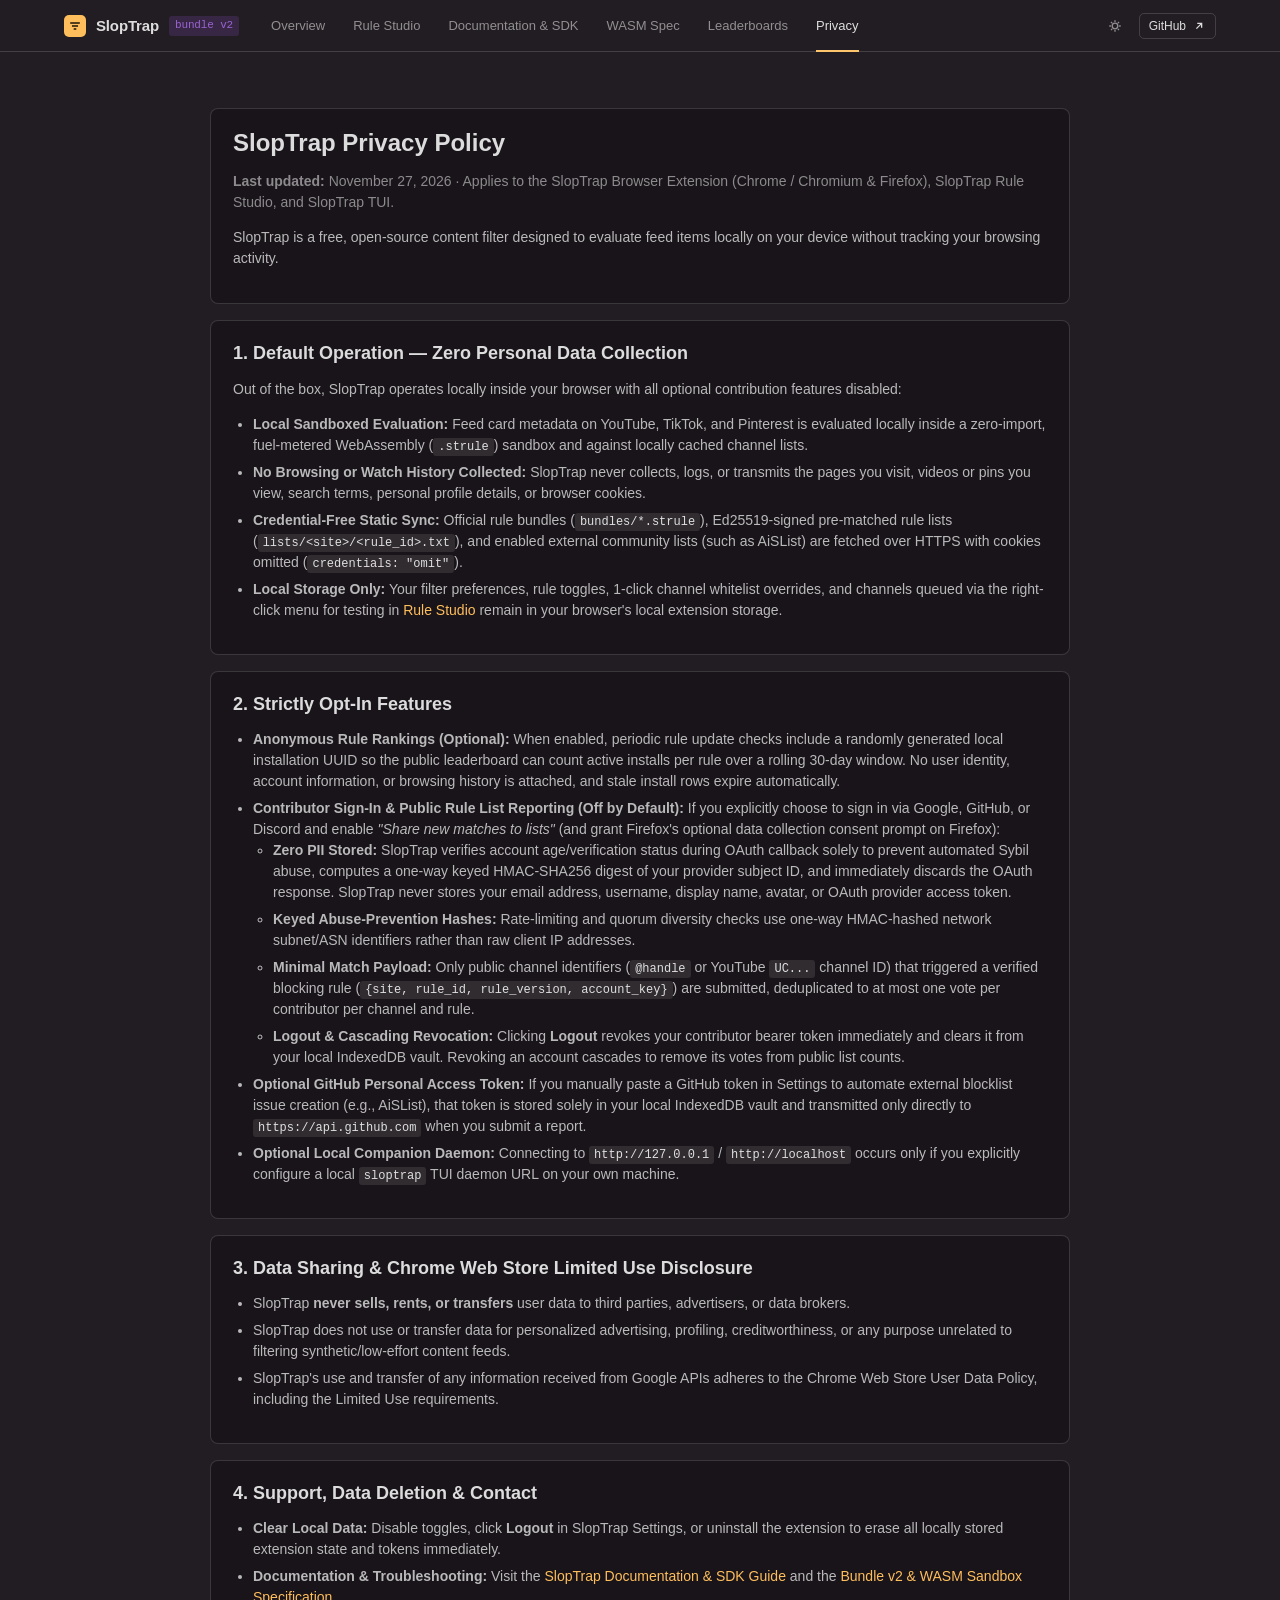
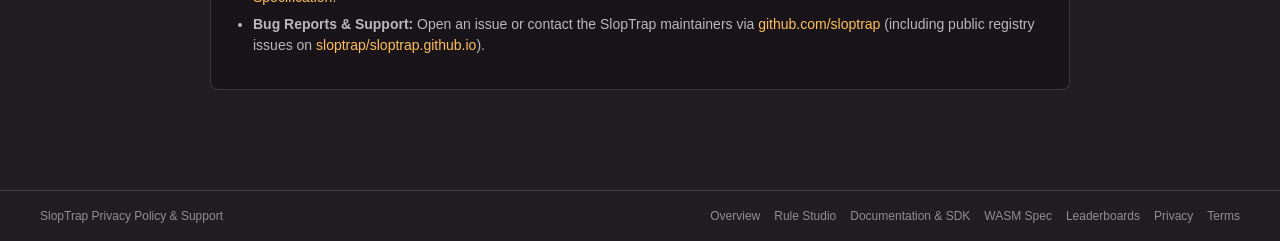
<file: privacy/index.html>
<!DOCTYPE html>
<html lang="en">
<head>
  <meta charset="utf-8" />
  <meta name="viewport" content="width=device-width, initial-scale=1" />
  <meta http-equiv="Content-Security-Policy" content="default-src 'none'; script-src 'self'; style-src 'self' 'unsafe-inline' https://fonts.googleapis.com; font-src https://fonts.gstatic.com; img-src 'self' data:; connect-src 'self'; base-uri 'none'; form-action 'none'; object-src 'none'" />
  <meta name="referrer" content="strict-origin-when-cross-origin" />
  <title>Privacy Policy &amp; Support — SlopTrap</title>
  <link rel="icon" type="image/svg+xml" href="../assets/icon.svg" />
  <link rel="stylesheet" href="../assets/gravity-uikit.css" />
  <link rel="stylesheet" href="../assets/style.css" />
</head>
<body class="g-root g-root_theme_dark">
  <script src="../assets/theme-init.js"></script>

  <header class="g-app-header">
    <div class="g-app-header__inner">
      <div style="display:flex;align-items:center;gap:20px;height:100%;">
        <a class="g-brand" href="../">
          <span class="g-brand__mark">
            <svg class="icon-14" viewBox="0 0 16 16" fill="none" stroke="currentColor" stroke-width="1.8"><path d="M2.5 4.5h11M4.5 8h7M6.5 11.5h3"/></svg>
          </span>
          <span>SlopTrap</span>
          <span class="g-label g-label_theme_utility mono">bundle v2</span>
        </a>
        <nav class="g-nav" aria-label="Primary">
          <a class="g-nav__item" href="../">Overview</a>
          <a class="g-nav__item" href="../studio/">Rule Studio</a>
          <a class="g-nav__item" href="../docs/">Documentation &amp; SDK</a>
          <a class="g-nav__item" href="../rules/">WASM Spec</a>
          <a class="g-nav__item" href="../leaderboard/">Leaderboards</a>
          <a class="g-nav__item g-nav__item_active" href="./">Privacy</a>
        </nav>
      </div>
      <div class="g-header-actions">
        <button id="theme-toggle" class="g-btn g-btn_view_flat g-btn_icon" type="button" aria-label="Toggle theme"></button>
        <a class="g-btn g-btn_view_outlined g-btn_size_s" href="https://github.com/sloptrap" target="_blank" rel="noopener">
          GitHub
          <svg class="icon-14" viewBox="0 0 16 16" fill="none" stroke="currentColor" stroke-width="1.5"><path d="M5 11L11 5M6 5h5v5"/></svg>
        </a>
      </div>
    </div>
  </header>

  <main class="g-container">
    <article class="docs-article" style="max-width:860px;margin:28px auto 44px;">
      <section class="docs-section" id="privacy">
        <h1>SlopTrap Privacy Policy</h1>
        <p style="color:var(--g-color-text-secondary);"><strong>Last updated:</strong> November 27, 2026 · Applies to the SlopTrap Browser Extension (Chrome / Chromium &amp; Firefox), SlopTrap Rule Studio, and SlopTrap TUI.</p>
        <p>
          SlopTrap is a free, open-source content filter designed to evaluate feed items locally on your device without tracking your browsing activity.
        </p>
      </section>

      <section class="docs-section" id="default-operation">
        <h2>1. Default Operation — Zero Personal Data Collection</h2>
        <p>Out of the box, SlopTrap operates locally inside your browser with all optional contribution features disabled:</p>
        <ul>
          <li><strong>Local Sandboxed Evaluation:</strong> Feed card metadata on YouTube, TikTok, and Pinterest is evaluated locally inside a zero-import, fuel-metered WebAssembly (<code>.strule</code>) sandbox and against locally cached channel lists.</li>
          <li><strong>No Browsing or Watch History Collected:</strong> SlopTrap never collects, logs, or transmits the pages you visit, videos or pins you view, search terms, personal profile details, or browser cookies.</li>
          <li><strong>Credential-Free Static Sync:</strong> Official rule bundles (<code>bundles/*.strule</code>), Ed25519-signed pre-matched rule lists (<code>lists/&lt;site&gt;/&lt;rule_id&gt;.txt</code>), and enabled external community lists (such as AiSList) are fetched over HTTPS with cookies omitted (<code>credentials: "omit"</code>).</li>
          <li><strong>Local Storage Only:</strong> Your filter preferences, rule toggles, 1-click channel whitelist overrides, and channels queued via the right-click menu for testing in <a href="../studio/">Rule Studio</a> remain in your browser's local extension storage.</li>
        </ul>
      </section>

      <section class="docs-section" id="optional-features">
        <h2>2. Strictly Opt-In Features</h2>
        <ul>
          <li>
            <strong>Anonymous Rule Rankings (Optional):</strong> When enabled, periodic rule update checks include a randomly generated local installation UUID so the public leaderboard can count active installs per rule over a rolling 30-day window. No user identity, account information, or browsing history is attached, and stale install rows expire automatically.
          </li>
          <li>
            <strong>Contributor Sign-In &amp; Public Rule List Reporting (Off by Default):</strong> If you explicitly choose to sign in via Google, GitHub, or Discord and enable <em>"Share new matches to lists"</em> (and grant Firefox's optional data collection consent prompt on Firefox):
            <ul>
              <li><strong>Zero PII Stored:</strong> SlopTrap verifies account age/verification status during OAuth callback solely to prevent automated Sybil abuse, computes a one-way keyed HMAC-SHA256 digest of your provider subject ID, and immediately discards the OAuth response. SlopTrap never stores your email address, username, display name, avatar, or OAuth provider access token.</li>
              <li><strong>Keyed Abuse-Prevention Hashes:</strong> Rate-limiting and quorum diversity checks use one-way HMAC-hashed network subnet/ASN identifiers rather than raw client IP addresses.</li>
              <li><strong>Minimal Match Payload:</strong> Only public channel identifiers (<code>@handle</code> or YouTube <code>UC...</code> channel ID) that triggered a verified blocking rule (<code>{site, rule_id, rule_version, account_key}</code>) are submitted, deduplicated to at most one vote per contributor per channel and rule.</li>
              <li><strong>Logout &amp; Cascading Revocation:</strong> Clicking <strong>Logout</strong> revokes your contributor bearer token immediately and clears it from your local IndexedDB vault. Revoking an account cascades to remove its votes from public list counts.</li>
            </ul>
          </li>
          <li>
            <strong>Optional GitHub Personal Access Token:</strong> If you manually paste a GitHub token in Settings to automate external blocklist issue creation (e.g., AiSList), that token is stored solely in your local IndexedDB vault and transmitted only directly to <code>https://api.github.com</code> when you submit a report.
          </li>
          <li>
            <strong>Optional Local Companion Daemon:</strong> Connecting to <code>http://127.0.0.1</code> / <code>http://localhost</code> occurs only if you explicitly configure a local <code>sloptrap</code> TUI daemon URL on your own machine.
          </li>
        </ul>
      </section>

      <section class="docs-section" id="limited-use">
        <h2>3. Data Sharing &amp; Chrome Web Store Limited Use Disclosure</h2>
        <ul>
          <li>SlopTrap <strong>never sells, rents, or transfers</strong> user data to third parties, advertisers, or data brokers.</li>
          <li>SlopTrap does not use or transfer data for personalized advertising, profiling, creditworthiness, or any purpose unrelated to filtering synthetic/low-effort content feeds.</li>
          <li>SlopTrap's use and transfer of any information received from Google APIs adheres to the Chrome Web Store User Data Policy, including the Limited Use requirements.</li>
        </ul>
      </section>

      <section class="docs-section" id="support">
        <h2>4. Support, Data Deletion &amp; Contact</h2>
        <ul>
          <li><strong>Clear Local Data:</strong> Disable toggles, click <strong>Logout</strong> in SlopTrap Settings, or uninstall the extension to erase all locally stored extension state and tokens immediately.</li>
          <li><strong>Documentation &amp; Troubleshooting:</strong> Visit the <a href="../docs/">SlopTrap Documentation &amp; SDK Guide</a> and the <a href="../rules/">Bundle v2 &amp; WASM Sandbox Specification</a>.</li>
          <li><strong>Bug Reports &amp; Support:</strong> Open an issue or contact the SlopTrap maintainers via <a href="https://github.com/sloptrap" target="_blank" rel="noopener">github.com/sloptrap</a> (including public registry issues on <a href="https://github.com/sloptrap/sloptrap.github.io/issues" target="_blank" rel="noopener">sloptrap/sloptrap.github.io</a>).</li>
        </ul>
      </section>
    </article>
  </main>

  <footer class="g-footer">
    <div class="g-footer__inner">
      <div>SlopTrap Privacy Policy &amp; Support</div>
      <div class="g-footer__links">
        <a href="../">Overview</a>
        <a href="../studio/">Rule Studio</a>
        <a href="../docs/">Documentation &amp; SDK</a>
        <a href="../rules/">WASM Spec</a>
        <a href="../leaderboard/">Leaderboards</a>
        <a href="./">Privacy</a>
        <a href="../terms/">Terms</a>
      </div>
    </div>
  </footer>

  <script src="../assets/site.js"></script>
</body>
</html>
</file>
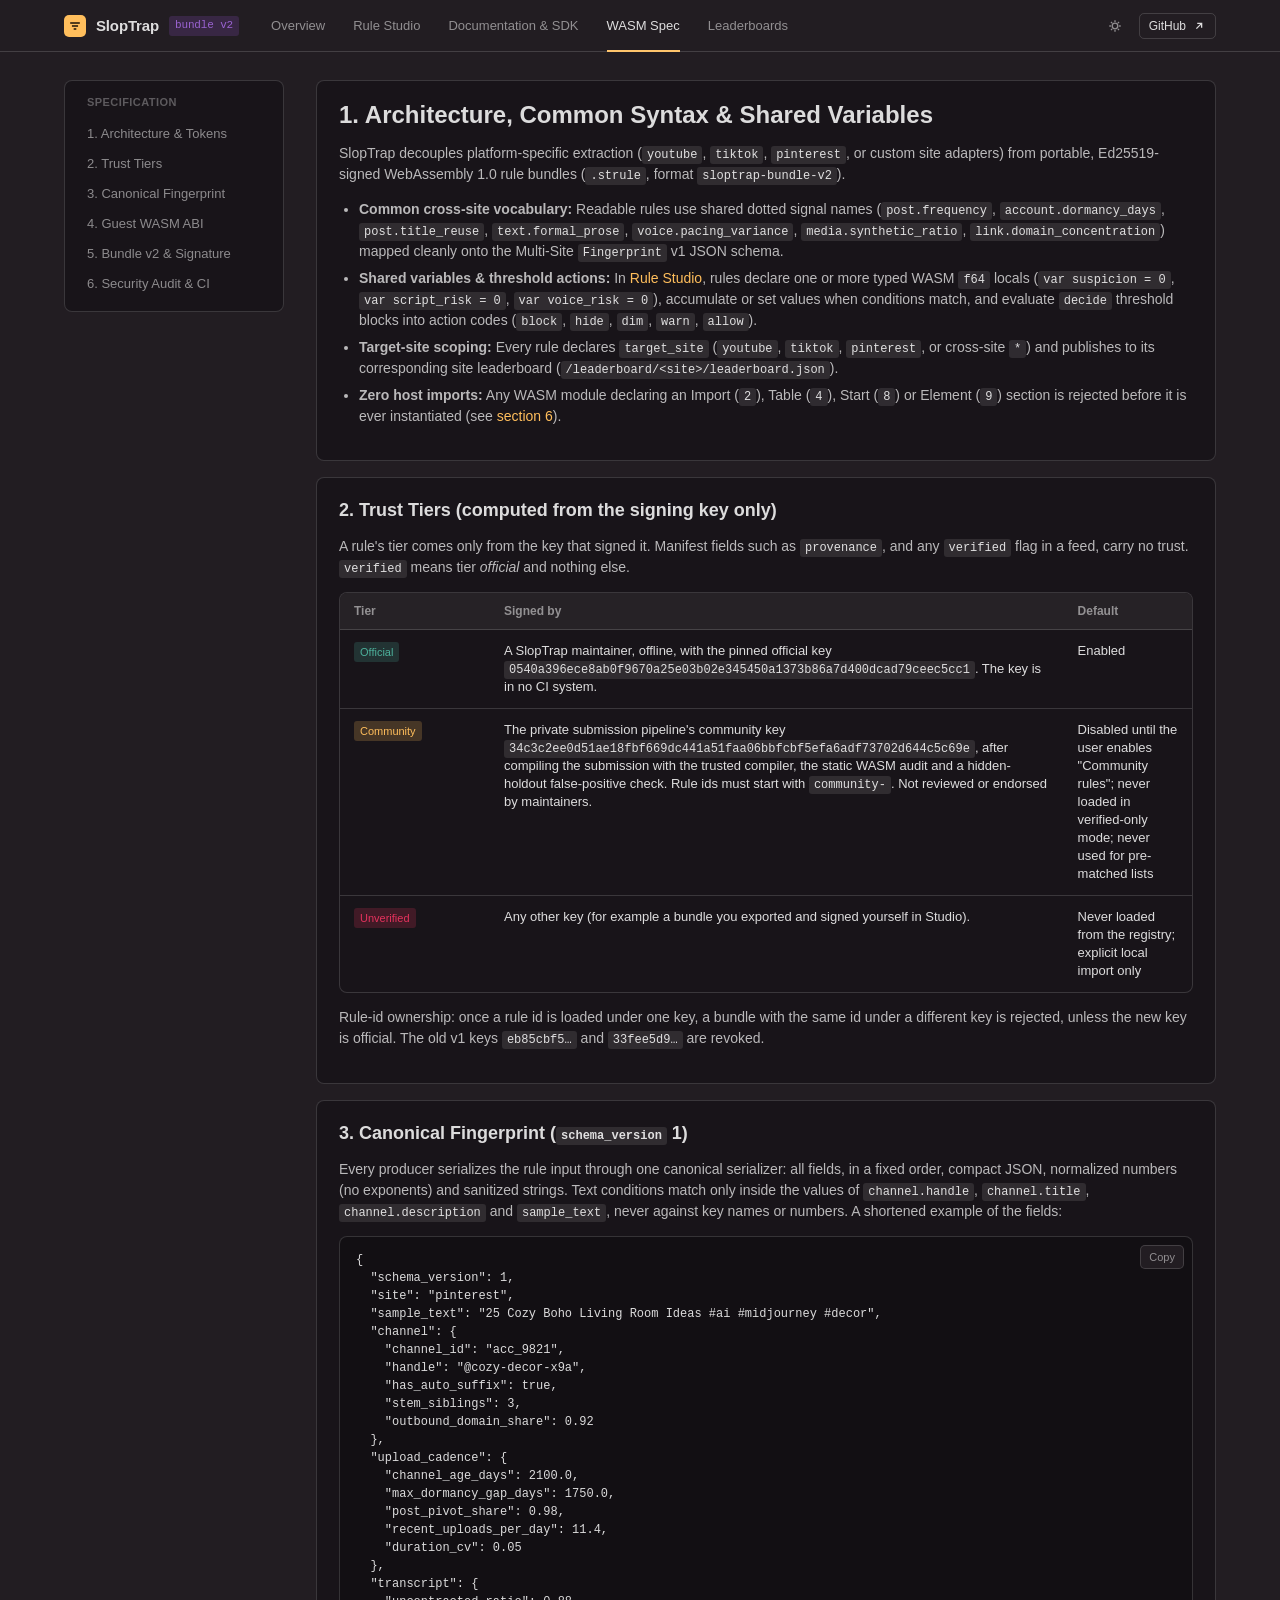
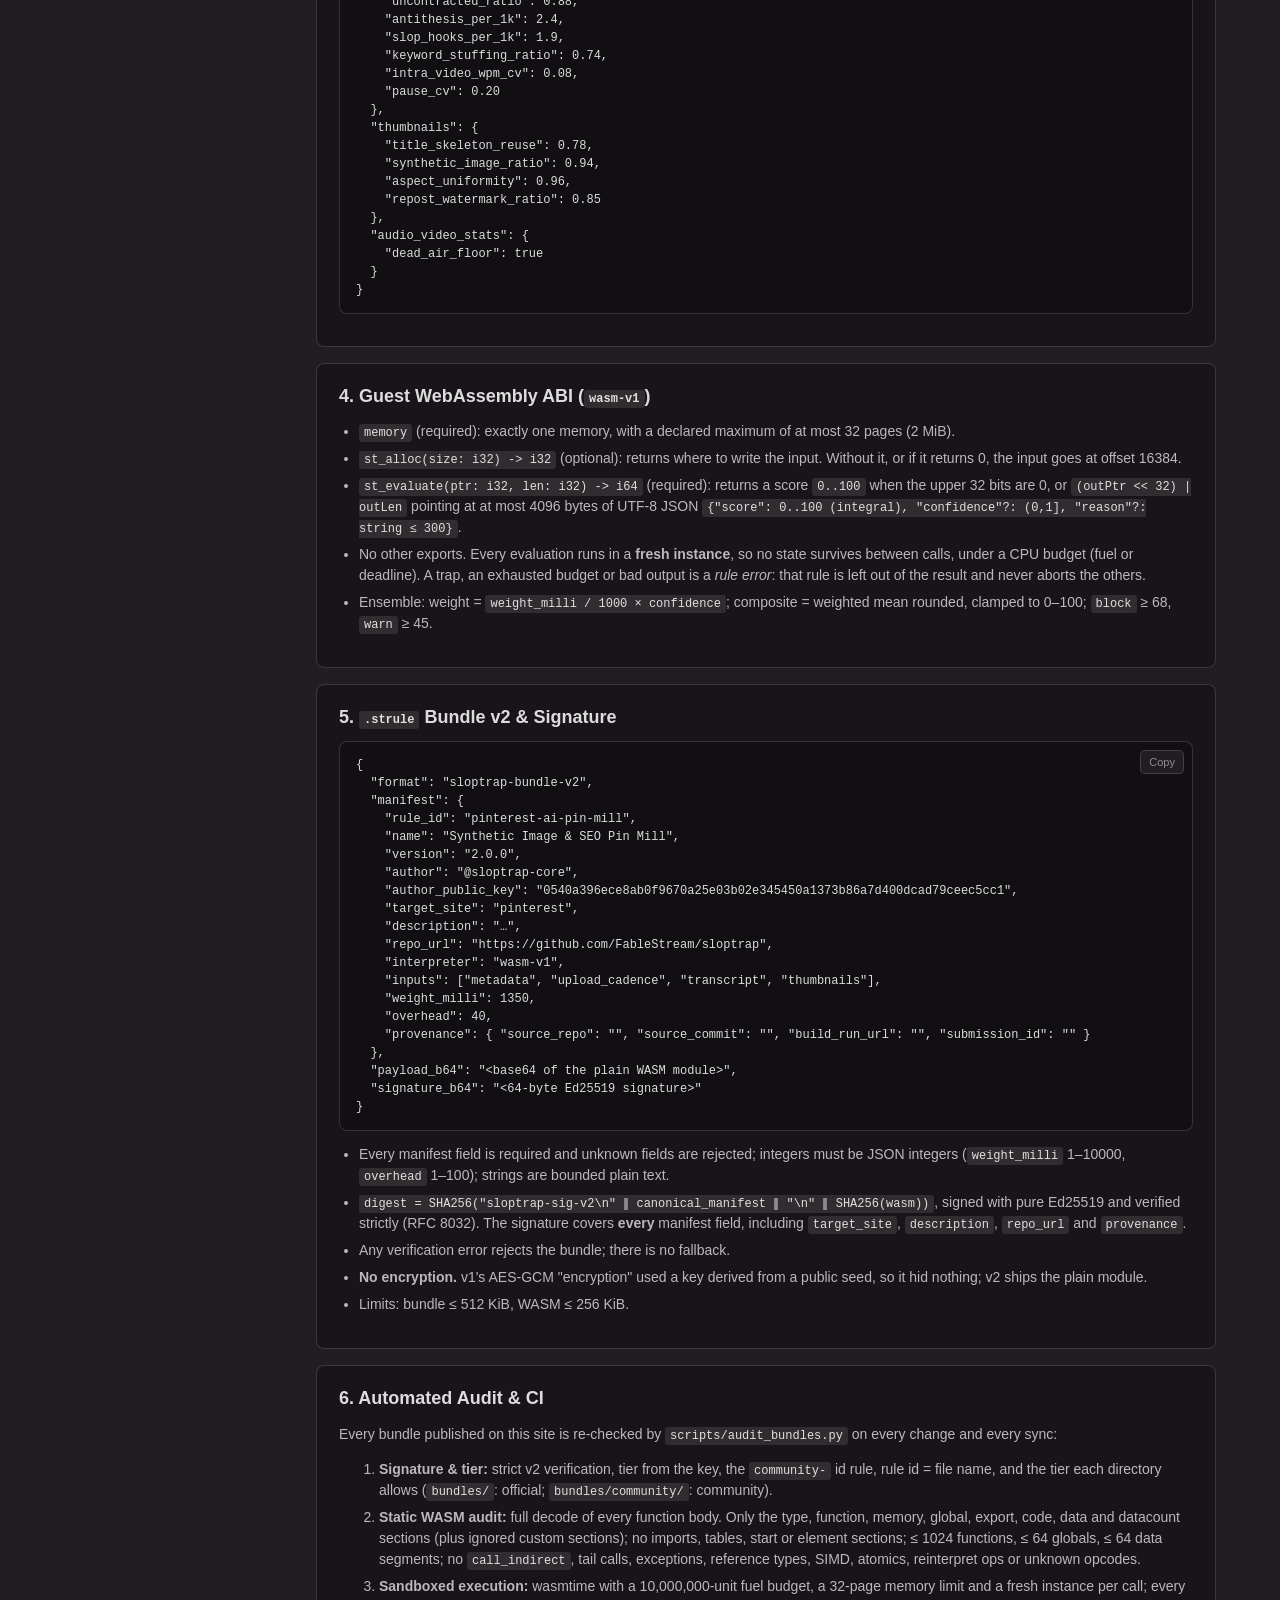
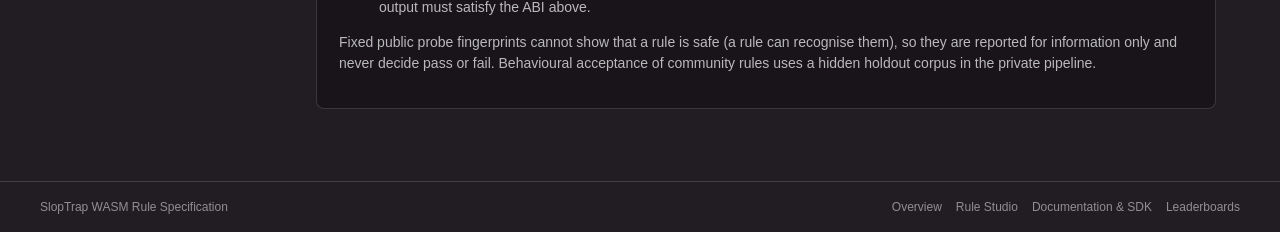
<file: rules/index.html>
<!DOCTYPE html>
<html lang="en">
<head>
  <meta charset="utf-8" />
  <meta name="viewport" content="width=device-width, initial-scale=1" />
  <meta http-equiv="Content-Security-Policy" content="default-src 'none'; script-src 'self'; style-src 'self' 'unsafe-inline' https://fonts.googleapis.com; font-src https://fonts.gstatic.com; img-src 'self' data:; connect-src 'self' https://sloptrap-worker.fablestre.am; base-uri 'none'; form-action 'none'; object-src 'none'" />
  <meta name="referrer" content="strict-origin-when-cross-origin" />
  <title>WASM Spec &amp; Provenance — SlopTrap</title>
  <link rel="stylesheet" href="../assets/gravity-uikit.css" />
  <link rel="stylesheet" href="../assets/style.css" />
</head>
<body class="g-root g-root_theme_dark">
  <script src="../assets/theme-init.js"></script>

  <header class="g-app-header">
    <div class="g-app-header__inner">
      <div style="display:flex;align-items:center;gap:20px;height:100%;">
        <a class="g-brand" href="../">
          <span class="g-brand__mark">
            <svg class="icon-14" viewBox="0 0 16 16" fill="none" stroke="currentColor" stroke-width="1.8"><path d="M2.5 4.5h11M4.5 8h7M6.5 11.5h3"/></svg>
          </span>
          <span>SlopTrap</span>
          <span class="g-label g-label_theme_utility mono">bundle v2</span>
        </a>
        <nav class="g-nav" aria-label="Primary">
          <a class="g-nav__item" href="../">Overview</a>
          <a class="g-nav__item" href="../studio/">Rule Studio</a>
          <a class="g-nav__item" href="../docs/">Documentation &amp; SDK</a>
          <a class="g-nav__item g-nav__item_active" href="./">WASM Spec</a>
          <a class="g-nav__item" href="../leaderboard/">Leaderboards</a>
        </nav>
      </div>
      <div class="g-header-actions">
        <button id="theme-toggle" class="g-btn g-btn_view_flat g-btn_icon" type="button" aria-label="Toggle theme"></button>
        <a class="g-btn g-btn_view_outlined g-btn_size_s" href="https://github.com/FableStream/sloptrap" target="_blank" rel="noopener">
          GitHub
          <svg class="icon-14" viewBox="0 0 16 16" fill="none" stroke="currentColor" stroke-width="1.5"><path d="M5 11L11 5M6 5h5v5"/></svg>
        </a>
      </div>
    </div>
  </header>

  <main class="g-container">
    <div class="docs-grid">
      <aside class="docs-aside">
        <div class="g-card" style="padding:12px;">
          <div class="docs-aside__title">Specification</div>
          <ul>
            <li><a href="#overview">1. Architecture &amp; Tokens</a></li>
            <li><a href="#provenance">2. Trust Tiers</a></li>
            <li><a href="#fingerprint">3. Canonical Fingerprint</a></li>
            <li><a href="#wasm-abi">4. Guest WASM ABI</a></li>
            <li><a href="#strule-crypto">5. Bundle v2 &amp; Signature</a></li>
            <li><a href="#security-audit">6. Security Audit &amp; CI</a></li>
          </ul>
        </div>
      </aside>

      <article class="docs-article">
        <section class="docs-section" id="overview">
          <h1>1. Architecture, Common Syntax &amp; Shared Variables</h1>
          <p>
            SlopTrap decouples platform-specific extraction (<code>youtube</code>, <code>tiktok</code>, <code>pinterest</code>, or custom site adapters) from portable, Ed25519-signed WebAssembly 1.0 rule bundles (<code>.strule</code>, format <code>sloptrap-bundle-v2</code>).
          </p>
          <ul>
            <li><strong>Common cross-site vocabulary:</strong> Readable rules use shared dotted signal names (<code>post.frequency</code>, <code>account.dormancy_days</code>, <code>post.title_reuse</code>, <code>text.formal_prose</code>, <code>voice.pacing_variance</code>, <code>media.synthetic_ratio</code>, <code>link.domain_concentration</code>) mapped cleanly onto the Multi-Site <code>Fingerprint</code> v1 JSON schema.</li>
            <li><strong>Shared variables &amp; threshold actions:</strong> In <a href="../studio/">Rule Studio</a>, rules declare one or more typed WASM <code>f64</code> locals (<code>var suspicion = 0</code>, <code>var script_risk = 0</code>, <code>var voice_risk = 0</code>), accumulate or set values when conditions match, and evaluate <code>decide</code> threshold blocks into action codes (<code>block</code>, <code>hide</code>, <code>dim</code>, <code>warn</code>, <code>allow</code>).</li>
            <li><strong>Target-site scoping:</strong> Every rule declares <code>target_site</code> (<code>youtube</code>, <code>tiktok</code>, <code>pinterest</code>, or cross-site <code>*</code>) and publishes to its corresponding site leaderboard (<code>/leaderboard/&lt;site&gt;/leaderboard.json</code>).</li>
            <li><strong>Zero host imports:</strong> Any WASM module declaring an Import (<code>2</code>), Table (<code>4</code>), Start (<code>8</code>) or Element (<code>9</code>) section is rejected before it is ever instantiated (see <a href="#security-audit">section 6</a>).</li>
          </ul>
        </section>

        <section class="docs-section" id="provenance">
          <h2>2. Trust Tiers (computed from the signing key only)</h2>
          <p>
            A rule's tier comes only from the key that signed it. Manifest fields such as <code>provenance</code>, and any <code>verified</code> flag in a feed, carry no trust. <code>verified</code> means tier <em>official</em> and nothing else.
          </p>
          <div class="g-table-wrap">
            <table class="g-table">
              <thead>
                <tr>
                  <th style="width:150px;">Tier</th>
                  <th>Signed by</th>
                  <th>Default</th>
                </tr>
              </thead>
              <tbody>
                <tr>
                  <td><span class="g-label g-label_theme_positive">Official</span></td>
                  <td>A SlopTrap maintainer, offline, with the pinned official key <code>0540a396ece8ab0f9670a25e03b02e345450a1373b86a7d400dcad79ceec5cc1</code>. The key is in no CI system.</td>
                  <td>Enabled</td>
                </tr>
                <tr>
                  <td><span class="g-label g-label_theme_warning">Community</span></td>
                  <td>The private submission pipeline's community key <code>34c3c2ee0d51ae18fbf669dc441a51faa06bbfcbf5efa6adf73702d644c5c69e</code>, after compiling the submission with the trusted compiler, the static WASM audit and a hidden-holdout false-positive check. Rule ids must start with <code>community-</code>. Not reviewed or endorsed by maintainers.</td>
                  <td>Disabled until the user enables "Community rules"; never loaded in verified-only mode; never used for pre-matched lists</td>
                </tr>
                <tr>
                  <td><span class="g-label g-label_theme_danger">Unverified</span></td>
                  <td>Any other key (for example a bundle you exported and signed yourself in Studio).</td>
                  <td>Never loaded from the registry; explicit local import only</td>
                </tr>
              </tbody>
            </table>
          </div>
          <p>
            Rule-id ownership: once a rule id is loaded under one key, a bundle with the same id under a different key is rejected, unless the new key is official. The old v1 keys <code>eb85cbf5…</code> and <code>33fee5d9…</code> are revoked.
          </p>
        </section>

        <section class="docs-section" id="fingerprint">
          <h2>3. Canonical Fingerprint (<code>schema_version</code> 1)</h2>
          <p>
            Every producer serializes the rule input through one canonical serializer: all fields, in a fixed order, compact JSON, normalized numbers (no exponents) and sanitized strings. Text conditions match only inside the values of <code>channel.handle</code>, <code>channel.title</code>, <code>channel.description</code> and <code>sample_text</code>, never against key names or numbers. A shortened example of the fields:
          </p>
          <pre><code>{
  "schema_version": 1,
  "site": "pinterest",
  "sample_text": "25 Cozy Boho Living Room Ideas #ai #midjourney #decor",
  "channel": {
    "channel_id": "acc_9821",
    "handle": "@cozy-decor-x9a",
    "has_auto_suffix": true,
    "stem_siblings": 3,
    "outbound_domain_share": 0.92
  },
  "upload_cadence": {
    "channel_age_days": 2100.0,
    "max_dormancy_gap_days": 1750.0,
    "post_pivot_share": 0.98,
    "recent_uploads_per_day": 11.4,
    "duration_cv": 0.05
  },
  "transcript": {
    "uncontracted_ratio": 0.88,
    "antithesis_per_1k": 2.4,
    "slop_hooks_per_1k": 1.9,
    "keyword_stuffing_ratio": 0.74,
    "intra_video_wpm_cv": 0.08,
    "pause_cv": 0.20
  },
  "thumbnails": {
    "title_skeleton_reuse": 0.78,
    "synthetic_image_ratio": 0.94,
    "aspect_uniformity": 0.96,
    "repost_watermark_ratio": 0.85
  },
  "audio_video_stats": {
    "dead_air_floor": true
  }
}</code></pre>
        </section>

        <section class="docs-section" id="wasm-abi">
          <h2>4. Guest WebAssembly ABI (<code>wasm-v1</code>)</h2>
          <ul>
            <li><code>memory</code> (required): exactly one memory, with a declared maximum of at most 32 pages (2 MiB).</li>
            <li><code>st_alloc(size: i32) -&gt; i32</code> (optional): returns where to write the input. Without it, or if it returns 0, the input goes at offset 16384.</li>
            <li><code>st_evaluate(ptr: i32, len: i32) -&gt; i64</code> (required): returns a score <code>0..100</code> when the upper 32 bits are 0, or <code>(outPtr &lt;&lt; 32) | outLen</code> pointing at at most 4096 bytes of UTF-8 JSON <code>{"score": 0..100 (integral), "confidence"?: (0,1], "reason"?: string ≤ 300}</code>.</li>
            <li>No other exports. Every evaluation runs in a <strong>fresh instance</strong>, so no state survives between calls, under a CPU budget (fuel or deadline). A trap, an exhausted budget or bad output is a <em>rule error</em>: that rule is left out of the result and never aborts the others.</li>
            <li>Ensemble: weight = <code>weight_milli / 1000 × confidence</code>; composite = weighted mean rounded, clamped to 0–100; <code>block</code> ≥ 68, <code>warn</code> ≥ 45.</li>
          </ul>
        </section>

        <section class="docs-section" id="strule-crypto">
          <h2>5. <code>.strule</code> Bundle v2 &amp; Signature</h2>
          <pre><code>{
  "format": "sloptrap-bundle-v2",
  "manifest": {
    "rule_id": "pinterest-ai-pin-mill",
    "name": "Synthetic Image &amp; SEO Pin Mill",
    "version": "2.0.0",
    "author": "@sloptrap-core",
    "author_public_key": "0540a396ece8ab0f9670a25e03b02e345450a1373b86a7d400dcad79ceec5cc1",
    "target_site": "pinterest",
    "description": "…",
    "repo_url": "https://github.com/FableStream/sloptrap",
    "interpreter": "wasm-v1",
    "inputs": ["metadata", "upload_cadence", "transcript", "thumbnails"],
    "weight_milli": 1350,
    "overhead": 40,
    "provenance": { "source_repo": "", "source_commit": "", "build_run_url": "", "submission_id": "" }
  },
  "payload_b64": "&lt;base64 of the plain WASM module&gt;",
  "signature_b64": "&lt;64-byte Ed25519 signature&gt;"
}</code></pre>
          <ul>
            <li>Every manifest field is required and unknown fields are rejected; integers must be JSON integers (<code>weight_milli</code> 1–10000, <code>overhead</code> 1–100); strings are bounded plain text.</li>
            <li><code>digest = SHA256("sloptrap-sig-v2\n" ‖ canonical_manifest ‖ "\n" ‖ SHA256(wasm))</code>, signed with pure Ed25519 and verified strictly (RFC 8032). The signature covers <strong>every</strong> manifest field, including <code>target_site</code>, <code>description</code>, <code>repo_url</code> and <code>provenance</code>.</li>
            <li>Any verification error rejects the bundle; there is no fallback.</li>
            <li><strong>No encryption.</strong> v1's AES-GCM "encryption" used a key derived from a public seed, so it hid nothing; v2 ships the plain module.</li>
            <li>Limits: bundle ≤ 512 KiB, WASM ≤ 256 KiB.</li>
          </ul>
        </section>

        <section class="docs-section" id="security-audit">
          <h2>6. Automated Audit &amp; CI</h2>
          <p>Every bundle published on this site is re-checked by <code>scripts/audit_bundles.py</code> on every change and every sync:</p>
          <ol>
            <li><strong>Signature &amp; tier:</strong> strict v2 verification, tier from the key, the <code>community-</code> id rule, rule id = file name, and the tier each directory allows (<code>bundles/</code>: official; <code>bundles/community/</code>: community).</li>
            <li><strong>Static WASM audit:</strong> full decode of every function body. Only the type, function, memory, global, export, code, data and datacount sections (plus ignored custom sections); no imports, tables, start or element sections; ≤ 1024 functions, ≤ 64 globals, ≤ 64 data segments; no <code>call_indirect</code>, tail calls, exceptions, reference types, SIMD, atomics, reinterpret ops or unknown opcodes.</li>
            <li><strong>Sandboxed execution:</strong> wasmtime with a 10,000,000-unit fuel budget, a 32-page memory limit and a fresh instance per call; every output must satisfy the ABI above.</li>
          </ol>
          <p>
            Fixed public probe fingerprints cannot show that a rule is safe (a rule can recognise them), so they are reported for information only and never decide pass or fail. Behavioural acceptance of community rules uses a hidden holdout corpus in the private pipeline.
          </p>
        </section>
      </article>
    </div>
  </main>

  <footer class="g-footer">
    <div class="g-footer__inner">
      <div>SlopTrap WASM Rule Specification</div>
      <div class="g-footer__links">
        <a href="../">Overview</a>
        <a href="../studio/">Rule Studio</a>
        <a href="../docs/">Documentation &amp; SDK</a>
        <a href="../leaderboard/">Leaderboards</a>
      </div>
    </div>
  </footer>

  <script src="../assets/site.js"></script>
</body>
</html>
</file>
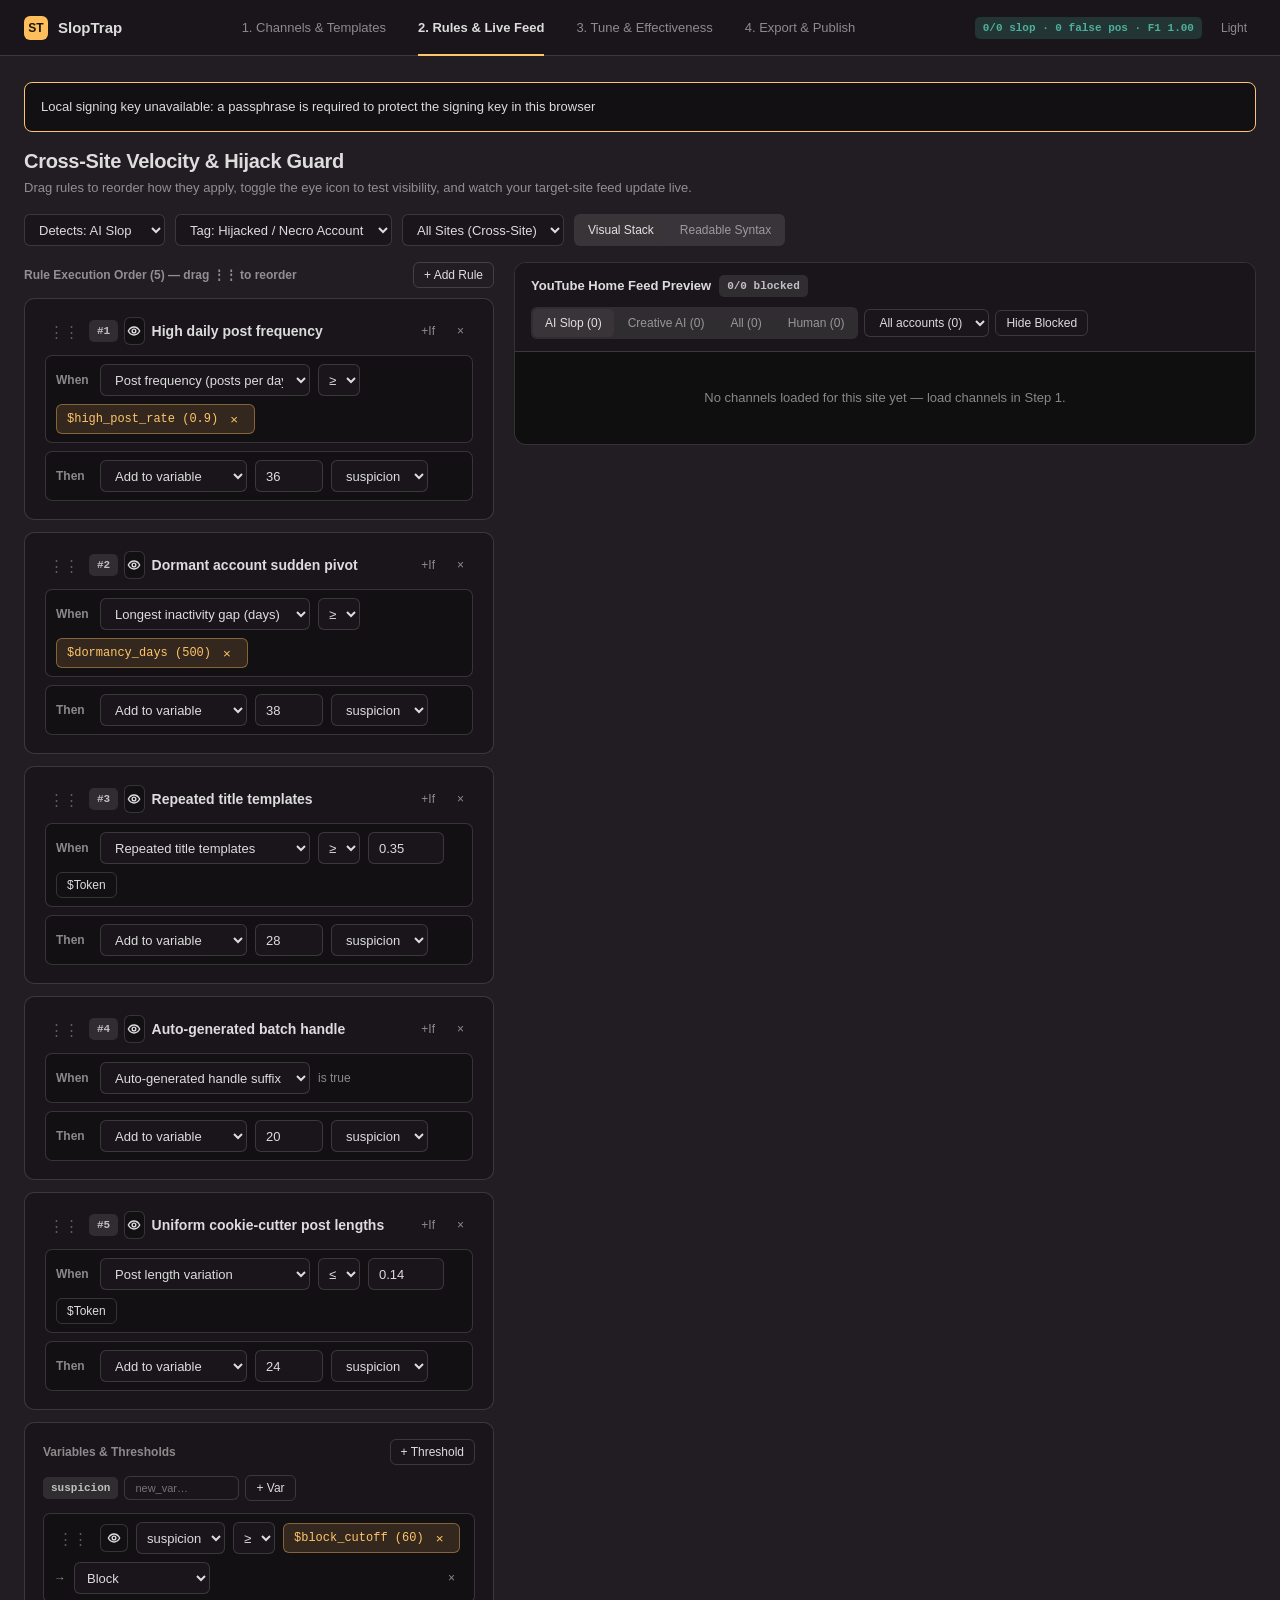
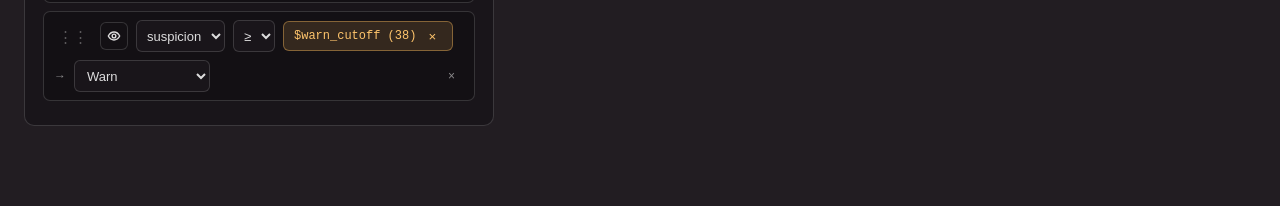
<file: studio/index.html>
<!DOCTYPE html>
<html lang="en">
  <head>
    <meta charset="utf-8" />
    <meta name="viewport" content="width=device-width, initial-scale=1" />
    <meta http-equiv="Content-Security-Policy" content="default-src 'self'; script-src 'self' 'wasm-unsafe-eval' https://challenges.cloudflare.com; frame-src https://challenges.cloudflare.com; connect-src 'self' https://sloptrap-worker.fablestre.am https://www.youtube.com https://sloptrap.github.io https://raw.githubusercontent.com ipc: http://ipc.localhost; img-src 'self' https: data:; object-src 'none'; base-uri 'none'; style-src 'self' 'unsafe-inline'" />
    <title>SlopTrap — Rule Definition Studio</title>
    <script type="module" crossorigin src="./assets/index-DtnkZIzQ.js"></script>
    <link rel="stylesheet" crossorigin href="./assets/index-VkkRZSGP.css">
  </head>
  <body class="g-root g-root_theme_dark">
    <div id="app"></div>
  </body>
</html>
</file>
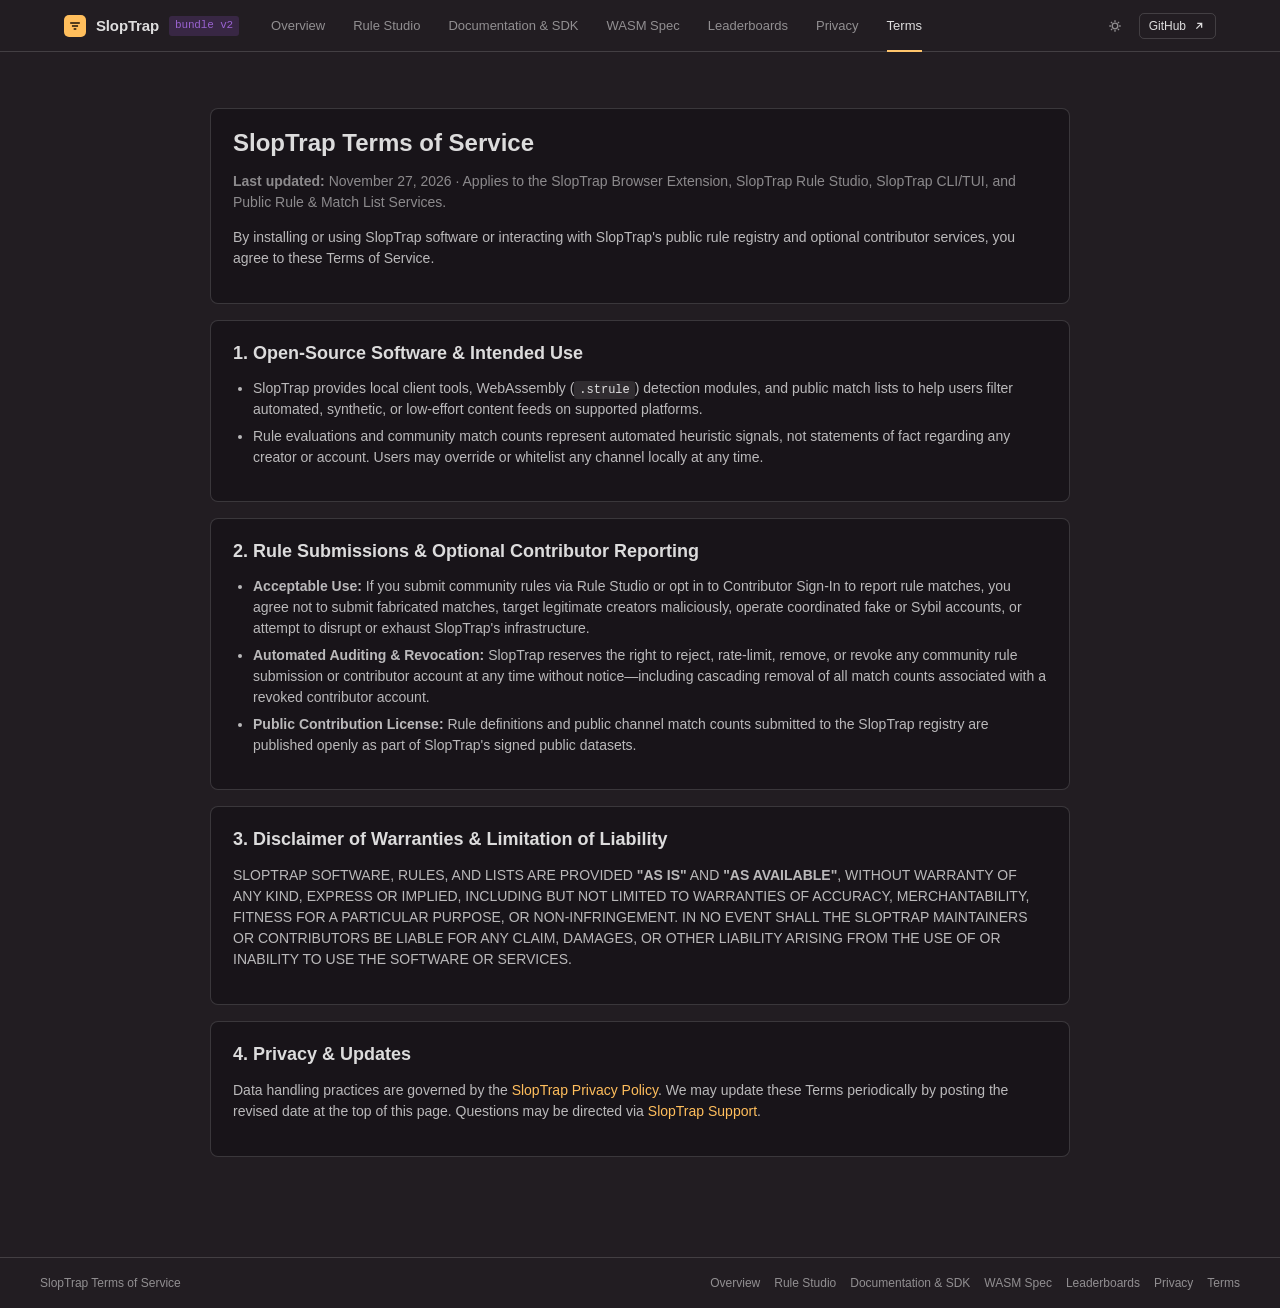
<file: terms/index.html>
<!DOCTYPE html>
<html lang="en">
<head>
  <meta charset="utf-8" />
  <meta name="viewport" content="width=device-width, initial-scale=1" />
  <meta http-equiv="Content-Security-Policy" content="default-src 'none'; script-src 'self'; style-src 'self' 'unsafe-inline' https://fonts.googleapis.com; font-src https://fonts.gstatic.com; img-src 'self' data:; connect-src 'self'; base-uri 'none'; form-action 'none'; object-src 'none'" />
  <meta name="referrer" content="strict-origin-when-cross-origin" />
  <title>Terms of Service — SlopTrap</title>
  <link rel="icon" type="image/svg+xml" href="../assets/icon.svg" />
  <link rel="stylesheet" href="../assets/gravity-uikit.css" />
  <link rel="stylesheet" href="../assets/style.css" />
</head>
<body class="g-root g-root_theme_dark">
  <script src="../assets/theme-init.js"></script>

  <header class="g-app-header">
    <div class="g-app-header__inner">
      <div style="display:flex;align-items:center;gap:20px;height:100%;">
        <a class="g-brand" href="../">
          <span class="g-brand__mark">
            <svg class="icon-14" viewBox="0 0 16 16" fill="none" stroke="currentColor" stroke-width="1.8"><path d="M2.5 4.5h11M4.5 8h7M6.5 11.5h3"/></svg>
          </span>
          <span>SlopTrap</span>
          <span class="g-label g-label_theme_utility mono">bundle v2</span>
        </a>
        <nav class="g-nav" aria-label="Primary">
          <a class="g-nav__item" href="../">Overview</a>
          <a class="g-nav__item" href="../studio/">Rule Studio</a>
          <a class="g-nav__item" href="../docs/">Documentation &amp; SDK</a>
          <a class="g-nav__item" href="../rules/">WASM Spec</a>
          <a class="g-nav__item" href="../leaderboard/">Leaderboards</a>
          <a class="g-nav__item" href="../privacy/">Privacy</a>
          <a class="g-nav__item g-nav__item_active" href="./">Terms</a>
        </nav>
      </div>
      <div class="g-header-actions">
        <button id="theme-toggle" class="g-btn g-btn_view_flat g-btn_icon" type="button" aria-label="Toggle theme"></button>
        <a class="g-btn g-btn_view_outlined g-btn_size_s" href="https://github.com/sloptrap" target="_blank" rel="noopener">
          GitHub
          <svg class="icon-14" viewBox="0 0 16 16" fill="none" stroke="currentColor" stroke-width="1.5"><path d="M5 11L11 5M6 5h5v5"/></svg>
        </a>
      </div>
    </div>
  </header>

  <main class="g-container">
    <article class="docs-article" style="max-width:860px;margin:28px auto 44px;">
      <section class="docs-section" id="terms">
        <h1>SlopTrap Terms of Service</h1>
        <p style="color:var(--g-color-text-secondary);"><strong>Last updated:</strong> November 27, 2026 · Applies to the SlopTrap Browser Extension, SlopTrap Rule Studio, SlopTrap CLI/TUI, and Public Rule &amp; Match List Services.</p>
        <p>
          By installing or using SlopTrap software or interacting with SlopTrap's public rule registry and optional contributor services, you agree to these Terms of Service.
        </p>
      </section>

      <section class="docs-section" id="license-and-purpose">
        <h2>1. Open-Source Software &amp; Intended Use</h2>
        <ul>
          <li>SlopTrap provides local client tools, WebAssembly (<code>.strule</code>) detection modules, and public match lists to help users filter automated, synthetic, or low-effort content feeds on supported platforms.</li>
          <li>Rule evaluations and community match counts represent automated heuristic signals, not statements of fact regarding any creator or account. Users may override or whitelist any channel locally at any time.</li>
        </ul>
      </section>

      <section class="docs-section" id="community-submissions">
        <h2>2. Rule Submissions &amp; Optional Contributor Reporting</h2>
        <ul>
          <li><strong>Acceptable Use:</strong> If you submit community rules via Rule Studio or opt in to Contributor Sign-In to report rule matches, you agree not to submit fabricated matches, target legitimate creators maliciously, operate coordinated fake or Sybil accounts, or attempt to disrupt or exhaust SlopTrap's infrastructure.</li>
          <li><strong>Automated Auditing &amp; Revocation:</strong> SlopTrap reserves the right to reject, rate-limit, remove, or revoke any community rule submission or contributor account at any time without notice—including cascading removal of all match counts associated with a revoked contributor account.</li>
          <li><strong>Public Contribution License:</strong> Rule definitions and public channel match counts submitted to the SlopTrap registry are published openly as part of SlopTrap's signed public datasets.</li>
        </ul>
      </section>

      <section class="docs-section" id="disclaimer">
        <h2>3. Disclaimer of Warranties &amp; Limitation of Liability</h2>
        <p>
          SLOPTRAP SOFTWARE, RULES, AND LISTS ARE PROVIDED <strong>"AS IS"</strong> AND <strong>"AS AVAILABLE"</strong>, WITHOUT WARRANTY OF ANY KIND, EXPRESS OR IMPLIED, INCLUDING BUT NOT LIMITED TO WARRANTIES OF ACCURACY, MERCHANTABILITY, FITNESS FOR A PARTICULAR PURPOSE, OR NON-INFRINGEMENT. IN NO EVENT SHALL THE SLOPTRAP MAINTAINERS OR CONTRIBUTORS BE LIABLE FOR ANY CLAIM, DAMAGES, OR OTHER LIABILITY ARISING FROM THE USE OF OR INABILITY TO USE THE SOFTWARE OR SERVICES.
        </p>
      </section>

      <section class="docs-section" id="privacy-and-changes">
        <h2>4. Privacy &amp; Updates</h2>
        <p>
          Data handling practices are governed by the <a href="../privacy/">SlopTrap Privacy Policy</a>. We may update these Terms periodically by posting the revised date at the top of this page. Questions may be directed via <a href="../privacy/#support">SlopTrap Support</a>.
        </p>
      </section>
    </article>
  </main>

  <footer class="g-footer">
    <div class="g-footer__inner">
      <div>SlopTrap Terms of Service</div>
      <div class="g-footer__links">
        <a href="../">Overview</a>
        <a href="../studio/">Rule Studio</a>
        <a href="../docs/">Documentation &amp; SDK</a>
        <a href="../rules/">WASM Spec</a>
        <a href="../leaderboard/">Leaderboards</a>
        <a href="../privacy/">Privacy</a>
        <a href="./">Terms</a>
      </div>
    </div>
  </footer>

  <script src="../assets/site.js"></script>
</body>
</html>
</file>
<file: studio/assets/index-VkkRZSGP.css>
@charset "UTF-8";.g-root{background:var(--g-color-base-background);color:var(--g-color-text-primary);--g-font-family-sans: "Inter", "Helvetica Neue", "Helvetica", "Arial", sans-serif;--g-font-family-monospace: "Menlo", "Monaco", "Consolas", "Ubuntu Mono", "Liberation Mono", "DejaVu Sans Mono", "Courier New", "Courier", monospace;--g-text-body-font-family: var(--g-font-family-sans);--g-text-caption-font-family: var(--g-font-family-sans);--g-text-header-font-family: var(--g-font-family-sans);--g-text-subheader-font-family: var(--g-font-family-sans);--g-text-display-font-family: var(--g-font-family-sans);--g-text-code-font-family: var(--g-font-family-monospace);--g-text-body-font-weight: 400;--g-text-caption-font-weight: 400;--g-text-header-font-weight: 600;--g-text-subheader-font-weight: 600;--g-text-display-font-weight: 600;--g-text-code-font-weight: 400;--g-text-accent-font-weight: 600;--g-text-body-1-font-size: 13px;--g-text-body-1-line-height: 18px;--g-text-body-2-font-size: 15px;--g-text-body-2-line-height: 20px;--g-text-body-3-font-size: 17px;--g-text-body-3-line-height: 24px;--g-text-body-short-font-size: 13px;--g-text-body-short-line-height: 16px;--g-text-caption-1-font-size: 9px;--g-text-caption-1-line-height: 12px;--g-text-caption-2-font-size: 11px;--g-text-caption-2-line-height: 16px;--g-text-header-1-font-size: 20px;--g-text-header-1-line-height: 24px;--g-text-header-2-font-size: 24px;--g-text-header-2-line-height: 28px;--g-text-subheader-1-font-size: 13px;--g-text-subheader-1-line-height: 18px;--g-text-subheader-2-font-size: 15px;--g-text-subheader-2-line-height: 20px;--g-text-subheader-3-font-size: 17px;--g-text-subheader-3-line-height: 24px;--g-text-display-1-font-size: 28px;--g-text-display-1-line-height: 36px;--g-text-display-2-font-size: 32px;--g-text-display-2-line-height: 40px;--g-text-display-3-font-size: 40px;--g-text-display-3-line-height: 48px;--g-text-display-4-font-size: 48px;--g-text-display-4-line-height: 52px;--g-text-code-1-font-size: 12px;--g-text-code-1-line-height: 18px;--g-text-code-2-font-size: 14px;--g-text-code-2-line-height: 20px;--g-text-code-3-font-size: 16px;--g-text-code-3-line-height: 24px;--g-text-code-inline-1-font-size: 12px;--g-text-code-inline-1-line-height: 14px;--g-text-code-inline-2-font-size: 14px;--g-text-code-inline-2-line-height: 16px;--g-text-code-inline-3-font-size: 16px;--g-text-code-inline-3-line-height: 20px;font-family:var(--g-text-body-font-family);font-weight:var(--g-text-body-font-weight);font-size:var(--g-text-body-1-font-size);line-height:var(--g-text-body-1-line-height);--g-spacing-base: 4px;--g-spacing-0: calc(var(--g-spacing-base) * 0);--g-spacing-half: calc(var(--g-spacing-base) * .5);--g-spacing-1: var(--g-spacing-base);--g-spacing-2: calc(var(--g-spacing-base) * 2);--g-spacing-3: calc(var(--g-spacing-base) * 3);--g-spacing-4: calc(var(--g-spacing-base) * 4);--g-spacing-5: calc(var(--g-spacing-base) * 5);--g-spacing-6: calc(var(--g-spacing-base) * 6);--g-spacing-7: calc(var(--g-spacing-base) * 7);--g-spacing-8: calc(var(--g-spacing-base) * 8);--g-spacing-9: calc(var(--g-spacing-base) * 9);--g-spacing-10: calc(var(--g-spacing-base) * 10);--g-scrollbar-width: 12px;--g-border-radius-xs: 3px;--g-border-radius-s: 5px;--g-border-radius-m: 6px;--g-border-radius-l: 8px;--g-border-radius-xl: 10px;--g-focus-border-radius: 2px}body.g-root,.g-root[dir=ltr]{--g-flow-direction: 1;--g-flow-is-ltr: 1;--g-flow-is-rtl: 0}.g-root[dir=rtl]{--g-flow-direction: -1;--g-flow-is-ltr: 0;--g-flow-is-rtl: 1}.g-root_theme_light{--g-color-private-white-50: rgba(255, 255, 255, .05);--g-color-private-white-70: rgba(255, 255, 255, .07);--g-color-private-white-100: rgba(255, 255, 255, .1);--g-color-private-white-150: rgba(255, 255, 255, .15);--g-color-private-white-200: rgba(255, 255, 255, .2);--g-color-private-white-250: rgba(255, 255, 255, .25);--g-color-private-white-300: rgba(255, 255, 255, .3);--g-color-private-white-350: rgba(255, 255, 255, .35);--g-color-private-white-400: rgba(255, 255, 255, .4);--g-color-private-white-450: rgba(255, 255, 255, .45);--g-color-private-white-500: rgba(255, 255, 255, .5);--g-color-private-white-550: rgba(255, 255, 255, .55);--g-color-private-white-600: rgba(255, 255, 255, .6);--g-color-private-white-650: rgba(255, 255, 255, .65);--g-color-private-white-700: rgba(255, 255, 255, .7);--g-color-private-white-750: rgba(255, 255, 255, .75);--g-color-private-white-800: rgba(255, 255, 255, .8);--g-color-private-white-850: rgba(255, 255, 255, .85);--g-color-private-white-900: rgba(255, 255, 255, .9);--g-color-private-white-950: rgba(255, 255, 255, .95);--g-color-private-white-1000-solid: rgb(255, 255, 255);--g-color-private-black-50: rgba(0, 0, 0, .05);--g-color-private-black-70: rgba(0, 0, 0, .07);--g-color-private-black-100: rgba(0, 0, 0, .1);--g-color-private-black-150: rgba(0, 0, 0, .15);--g-color-private-black-200: rgba(0, 0, 0, .2);--g-color-private-black-250: rgba(0, 0, 0, .25);--g-color-private-black-300: rgba(0, 0, 0, .3);--g-color-private-black-350: rgba(0, 0, 0, .35);--g-color-private-black-400: rgba(0, 0, 0, .4);--g-color-private-black-450: rgba(0, 0, 0, .45);--g-color-private-black-500: rgba(0, 0, 0, .5);--g-color-private-black-550: rgba(0, 0, 0, .55);--g-color-private-black-600: rgba(0, 0, 0, .6);--g-color-private-black-650: rgba(0, 0, 0, .65);--g-color-private-black-700: rgba(0, 0, 0, .7);--g-color-private-black-750: rgba(0, 0, 0, .75);--g-color-private-black-800: rgba(0, 0, 0, .8);--g-color-private-black-850: rgba(0, 0, 0, .85);--g-color-private-black-900: rgba(0, 0, 0, .9);--g-color-private-black-950: rgba(0, 0, 0, .95);--g-color-private-black-20-solid: rgb(250, 250, 250);--g-color-private-black-50-solid: rgb(242, 242, 242);--g-color-private-black-100-solid: rgb(229, 229, 229);--g-color-private-black-150-solid: rgb(217, 217, 217);--g-color-private-black-200-solid: rgb(204, 204, 204);--g-color-private-black-250-solid: rgb(191, 191, 191);--g-color-private-black-300-solid: rgb(179, 179, 179);--g-color-private-black-350-solid: rgb(166, 166, 166);--g-color-private-black-400-solid: rgb(153, 153, 153);--g-color-private-black-450-solid: rgb(140, 140, 140);--g-color-private-black-500-solid: rgb(128, 128, 128);--g-color-private-black-550-solid: rgb(115, 115, 115);--g-color-private-black-600-solid: rgb(102, 102, 102);--g-color-private-black-650-solid: rgb(89, 89, 89);--g-color-private-black-700-solid: rgb(76, 76, 76);--g-color-private-black-750-solid: rgb(64, 64, 64);--g-color-private-black-800-solid: rgb(51, 51, 51);--g-color-private-black-850-solid: rgb(38, 38, 38);--g-color-private-black-900-solid: rgb(26, 26, 26);--g-color-private-black-950-solid: rgb(13, 13, 13);--g-color-private-black-1000-solid: rgb(0, 0, 0);--g-color-private-blue-50: rgba(54, 151, 241, .1);--g-color-private-blue-100: rgba(54, 151, 241, .15);--g-color-private-blue-150: rgba(54, 151, 241, .2);--g-color-private-blue-200: rgba(54, 151, 241, .3);--g-color-private-blue-250: rgba(54, 151, 241, .4);--g-color-private-blue-300: rgba(54, 151, 241, .5);--g-color-private-blue-350: rgba(54, 151, 241, .6);--g-color-private-blue-400: rgba(54, 151, 241, .7);--g-color-private-blue-450: rgba(54, 151, 241, .8);--g-color-private-blue-500: rgba(54, 151, 241, .9);--g-color-private-blue-50-solid: rgb(235, 245, 254);--g-color-private-blue-100-solid: rgb(225, 239, 253);--g-color-private-blue-150-solid: rgb(215, 234, 252);--g-color-private-blue-200-solid: rgb(195, 224, 251);--g-color-private-blue-250-solid: rgb(175, 213, 249);--g-color-private-blue-300-solid: rgb(155, 203, 248);--g-color-private-blue-350-solid: rgb(134, 193, 247);--g-color-private-blue-400-solid: rgb(114, 182, 245);--g-color-private-blue-450-solid: rgb(94, 172, 244);--g-color-private-blue-500-solid: rgb(74, 161, 242);--g-color-private-blue-550-solid: rgb(54, 151, 241);--g-color-private-blue-600-solid: rgb(52, 139, 220);--g-color-private-blue-650-solid: rgb(50, 127, 200);--g-color-private-blue-700-solid: rgb(48, 114, 179);--g-color-private-blue-750-solid: rgb(46, 102, 158);--g-color-private-blue-800-solid: rgb(44, 90, 138);--g-color-private-blue-850-solid: rgb(42, 78, 117);--g-color-private-blue-900-solid: rgb(40, 66, 96);--g-color-private-blue-950-solid: rgb(38, 53, 75);--g-color-private-blue-1000-solid: rgb(37, 47, 65);--g-color-private-green-50: rgba(50, 186, 118, .1);--g-color-private-green-100: rgba(50, 186, 118, .15);--g-color-private-green-150: rgba(50, 186, 118, .2);--g-color-private-green-200: rgba(50, 186, 118, .3);--g-color-private-green-250: rgba(50, 186, 118, .4);--g-color-private-green-300: rgba(50, 186, 118, .5);--g-color-private-green-350: rgba(50, 186, 118, .6);--g-color-private-green-400: rgba(50, 186, 118, .7);--g-color-private-green-450: rgba(50, 186, 118, .8);--g-color-private-green-500: rgba(50, 186, 118, .9);--g-color-private-green-50-solid: rgb(235, 248, 241);--g-color-private-green-100-solid: rgb(224, 245, 234);--g-color-private-green-150-solid: rgb(214, 241, 228);--g-color-private-green-200-solid: rgb(194, 234, 214);--g-color-private-green-250-solid: rgb(173, 227, 200);--g-color-private-green-300-solid: rgb(153, 221, 187);--g-color-private-green-350-solid: rgb(132, 214, 173);--g-color-private-green-400-solid: rgb(112, 207, 159);--g-color-private-green-450-solid: rgb(91, 200, 145);--g-color-private-green-500-solid: rgb(71, 193, 132);--g-color-private-green-550-solid: rgb(50, 186, 118);--g-color-private-green-600-solid: rgb(48, 170, 110);--g-color-private-green-650-solid: rgb(47, 155, 101);--g-color-private-green-700-solid: rgb(45, 139, 93);--g-color-private-green-750-solid: rgb(44, 123, 84);--g-color-private-green-800-solid: rgb(42, 108, 76);--g-color-private-green-850-solid: rgb(40, 92, 68);--g-color-private-green-900-solid: rgb(39, 76, 59);--g-color-private-green-950-solid: rgb(37, 60, 51);--g-color-private-green-1000-solid: rgb(36, 53, 47);--g-color-private-yellow-50: rgba(255, 190, 92, .1);--g-color-private-yellow-100: rgba(255, 190, 92, .15);--g-color-private-yellow-150: rgba(255, 190, 92, .2);--g-color-private-yellow-200: rgba(255, 190, 92, .3);--g-color-private-yellow-250: rgba(255, 190, 92, .4);--g-color-private-yellow-300: rgba(255, 190, 92, .5);--g-color-private-yellow-350: rgba(255, 190, 92, .6);--g-color-private-yellow-400: rgba(255, 190, 92, .7);--g-color-private-yellow-450: rgba(255, 190, 92, .8);--g-color-private-yellow-500: rgba(255, 190, 92, .9);--g-color-private-yellow-50-solid: rgb(255, 249, 239);--g-color-private-yellow-100-solid: rgb(255, 245, 231);--g-color-private-yellow-150-solid: rgb(255, 242, 222);--g-color-private-yellow-200-solid: rgb(255, 236, 206);--g-color-private-yellow-250-solid: rgb(255, 229, 190);--g-color-private-yellow-300-solid: rgb(255, 223, 174);--g-color-private-yellow-350-solid: rgb(255, 216, 157);--g-color-private-yellow-400-solid: rgb(255, 210, 141);--g-color-private-yellow-450-solid: rgb(255, 203, 125);--g-color-private-yellow-500-solid: rgb(255, 197, 108);--g-color-private-yellow-550-solid: rgb(255, 190, 92);--g-color-private-yellow-600-solid: rgb(233, 174, 86);--g-color-private-yellow-650-solid: rgb(211, 158, 80);--g-color-private-yellow-700-solid: rgb(189, 142, 75);--g-color-private-yellow-750-solid: rgb(167, 126, 69);--g-color-private-yellow-800-solid: rgb(145, 110, 63);--g-color-private-yellow-850-solid: rgb(122, 93, 57);--g-color-private-yellow-900-solid: rgb(100, 77, 51);--g-color-private-yellow-950-solid: rgb(78, 61, 46);--g-color-private-yellow-1000-solid: rgb(67, 53, 43);--g-color-private-orange-50: rgba(255, 119, 0, .1);--g-color-private-orange-100: rgba(255, 119, 0, .15);--g-color-private-orange-150: rgba(255, 119, 0, .2);--g-color-private-orange-200: rgba(255, 119, 0, .3);--g-color-private-orange-250: rgba(255, 119, 0, .4);--g-color-private-orange-300: rgba(255, 119, 0, .5);--g-color-private-orange-350: rgba(255, 119, 0, .6);--g-color-private-orange-400: rgba(255, 119, 0, .7);--g-color-private-orange-450: rgba(255, 119, 0, .8);--g-color-private-orange-500: rgba(255, 119, 0, .9);--g-color-private-orange-50-solid: rgb(255, 241, 230);--g-color-private-orange-100-solid: rgb(255, 235, 217);--g-color-private-orange-150-solid: rgb(255, 228, 204);--g-color-private-orange-200-solid: rgb(255, 214, 179);--g-color-private-orange-250-solid: rgb(255, 201, 153);--g-color-private-orange-300-solid: rgb(255, 187, 128);--g-color-private-orange-350-solid: rgb(255, 173, 102);--g-color-private-orange-400-solid: rgb(255, 160, 77);--g-color-private-orange-450-solid: rgb(255, 146, 51);--g-color-private-orange-500-solid: rgb(255, 133, 25);--g-color-private-orange-550-solid: rgb(255, 119, 0);--g-color-private-orange-600-solid: rgb(233, 110, 3);--g-color-private-orange-650-solid: rgb(211, 101, 7);--g-color-private-orange-700-solid: rgb(189, 92, 10);--g-color-private-orange-750-solid: rgb(167, 83, 14);--g-color-private-orange-800-solid: rgb(145, 74, 17);--g-color-private-orange-850-solid: rgb(122, 65, 20);--g-color-private-orange-900-solid: rgb(100, 56, 24);--g-color-private-orange-950-solid: rgb(78, 47, 27);--g-color-private-orange-1000-solid: rgb(67, 43, 29);--g-color-private-red-50: rgba(255, 0, 61, .1);--g-color-private-red-100: rgba(255, 0, 61, .15);--g-color-private-red-150: rgba(255, 0, 61, .2);--g-color-private-red-200: rgba(255, 0, 61, .3);--g-color-private-red-250: rgba(255, 0, 61, .4);--g-color-private-red-300: rgba(255, 0, 61, .5);--g-color-private-red-350: rgba(255, 0, 61, .6);--g-color-private-red-400: rgba(255, 0, 61, .7);--g-color-private-red-450: rgba(255, 0, 61, .8);--g-color-private-red-500: rgba(255, 0, 61, .9);--g-color-private-red-50-solid: rgb(255, 230, 236);--g-color-private-red-100-solid: rgb(255, 217, 226);--g-color-private-red-150-solid: rgb(255, 204, 216);--g-color-private-red-200-solid: rgb(255, 179, 197);--g-color-private-red-250-solid: rgb(255, 153, 177);--g-color-private-red-300-solid: rgb(255, 128, 158);--g-color-private-red-350-solid: rgb(255, 102, 139);--g-color-private-red-400-solid: rgb(255, 77, 119);--g-color-private-red-450-solid: rgb(255, 51, 100);--g-color-private-red-500-solid: rgb(255, 25, 80);--g-color-private-red-550-solid: rgb(255, 0, 61);--g-color-private-red-600-solid: rgb(233, 3, 58);--g-color-private-red-650-solid: rgb(211, 6, 56);--g-color-private-red-700-solid: rgb(189, 9, 53);--g-color-private-red-750-solid: rgb(167, 12, 50);--g-color-private-red-800-solid: rgb(145, 15, 48);--g-color-private-red-850-solid: rgb(122, 17, 45);--g-color-private-red-900-solid: rgb(100, 20, 42);--g-color-private-red-950-solid: rgb(78, 23, 39);--g-color-private-red-1000-solid: rgb(67, 25, 38);--g-color-private-purple-50: rgba(143, 82, 204, .1);--g-color-private-purple-100: rgba(143, 82, 204, .15);--g-color-private-purple-150: rgba(143, 82, 204, .2);--g-color-private-purple-200: rgba(143, 82, 204, .3);--g-color-private-purple-250: rgba(143, 82, 204, .4);--g-color-private-purple-300: rgba(143, 82, 204, .5);--g-color-private-purple-350: rgba(143, 82, 204, .6);--g-color-private-purple-400: rgba(143, 82, 204, .7);--g-color-private-purple-450: rgba(143, 82, 204, .8);--g-color-private-purple-500: rgba(143, 82, 204, .9);--g-color-private-purple-50-solid: rgb(244, 238, 250);--g-color-private-purple-100-solid: rgb(238, 229, 247);--g-color-private-purple-150-solid: rgb(233, 220, 245);--g-color-private-purple-200-solid: rgb(221, 203, 240);--g-color-private-purple-250-solid: rgb(210, 186, 235);--g-color-private-purple-300-solid: rgb(199, 169, 230);--g-color-private-purple-350-solid: rgb(188, 151, 224);--g-color-private-purple-400-solid: rgb(177, 134, 219);--g-color-private-purple-450-solid: rgb(165, 117, 214);--g-color-private-purple-500-solid: rgb(154, 99, 209);--g-color-private-purple-550-solid: rgb(143, 82, 204);--g-color-private-purple-600-solid: rgb(132, 77, 187);--g-color-private-purple-650-solid: rgb(121, 71, 170);--g-color-private-purple-700-solid: rgb(110, 66, 153);--g-color-private-purple-750-solid: rgb(99, 61, 136);--g-color-private-purple-800-solid: rgb(89, 56, 119);--g-color-private-purple-850-solid: rgb(78, 50, 102);--g-color-private-purple-900-solid: rgb(67, 45, 85);--g-color-private-purple-950-solid: rgb(56, 40, 68);--g-color-private-purple-1000-solid: rgb(50, 37, 60);--g-color-private-cool-grey-50: rgba(107, 132, 153, .1);--g-color-private-cool-grey-100: rgba(107, 132, 153, .15);--g-color-private-cool-grey-150: rgba(107, 132, 153, .2);--g-color-private-cool-grey-200: rgba(107, 132, 153, .3);--g-color-private-cool-grey-250: rgba(107, 132, 153, .4);--g-color-private-cool-grey-300: rgba(107, 132, 153, .5);--g-color-private-cool-grey-350: rgba(107, 132, 153, .6);--g-color-private-cool-grey-400: rgba(107, 132, 153, .7);--g-color-private-cool-grey-450: rgba(107, 132, 153, .8);--g-color-private-cool-grey-500: rgba(107, 132, 153, .9);--g-color-private-cool-grey-50-solid: rgb(240, 243, 245);--g-color-private-cool-grey-100-solid: rgb(233, 237, 240);--g-color-private-cool-grey-150-solid: rgb(225, 230, 235);--g-color-private-cool-grey-200-solid: rgb(211, 218, 224);--g-color-private-cool-grey-250-solid: rgb(196, 206, 214);--g-color-private-cool-grey-300-solid: rgb(181, 194, 204);--g-color-private-cool-grey-350-solid: rgb(166, 181, 194);--g-color-private-cool-grey-400-solid: rgb(151, 169, 184);--g-color-private-cool-grey-450-solid: rgb(137, 157, 173);--g-color-private-cool-grey-500-solid: rgb(122, 144, 163);--g-color-private-cool-grey-550-solid: rgb(107, 132, 153);--g-color-private-cool-grey-600-solid: rgb(100, 122, 141);--g-color-private-cool-grey-650-solid: rgb(92, 111, 129);--g-color-private-cool-grey-700-solid: rgb(85, 101, 117);--g-color-private-cool-grey-750-solid: rgb(78, 91, 105);--g-color-private-cool-grey-800-solid: rgb(71, 81, 94);--g-color-private-cool-grey-850-solid: rgb(63, 70, 82);--g-color-private-cool-grey-900-solid: rgb(56, 60, 70);--g-color-private-cool-grey-950-solid: rgb(49, 50, 58);--g-color-private-cool-grey-1000-solid: rgb(45, 44, 52);--g-color-text-primary: var(--g-color-text-dark-primary);--g-color-text-complementary: var(--g-color-text-dark-complementary);--g-color-text-secondary: var(--g-color-text-dark-secondary);--g-color-text-hint: var(--g-color-text-dark-hint);--g-color-text-info: var(--g-color-private-blue-600-solid);--g-color-text-positive: var(--g-color-private-green-600-solid);--g-color-text-warning: var(--g-color-private-yellow-700-solid);--g-color-text-danger: var(--g-color-private-red-600-solid);--g-color-text-utility: var(--g-color-private-purple-600-solid);--g-color-text-misc: var(--g-color-private-cool-grey-600-solid);--g-color-text-info-heavy: var(--g-color-private-blue-700-solid);--g-color-text-positive-heavy: var(--g-color-private-green-700-solid);--g-color-text-warning-heavy: var(--g-color-private-orange-700-solid);--g-color-text-danger-heavy: var(--g-color-private-red-700-solid);--g-color-text-utility-heavy: var(--g-color-private-purple-700-solid);--g-color-text-misc-heavy: var(--g-color-private-cool-grey-700-solid);--g-color-text-brand: var(--g-color-private-yellow-700-solid);--g-color-text-brand-heavy: var(--g-color-private-orange-700-solid);--g-color-text-brand-contrast: var(--g-color-text-dark-primary);--g-color-text-link: var(--g-color-private-yellow-650-solid);--g-color-text-link-hover: var(--g-color-private-orange-650-solid);--g-color-text-link-visited: var(--g-color-private-purple-550-solid);--g-color-text-link-visited-hover: var(--g-color-private-purple-800-solid);--g-color-text-dark-primary: var(--g-color-private-black-850);--g-color-text-dark-complementary: var(--g-color-private-black-700);--g-color-text-dark-secondary: var(--g-color-private-black-500);--g-color-text-dark-hint: var(--g-color-private-black-300);--g-color-text-light-primary: var(--g-color-private-white-1000-solid);--g-color-text-light-complementary: var(--g-color-private-white-850);--g-color-text-light-secondary: var(--g-color-private-white-700);--g-color-text-light-hint: var(--g-color-private-white-500);--g-color-text-inverted-primary: var(--g-color-text-light-primary);--g-color-text-inverted-complementary: var(--g-color-text-light-complementary);--g-color-text-inverted-secondary: var(--g-color-text-light-secondary);--g-color-text-inverted-hint: var(--g-color-text-light-hint);--g-color-base-background: var(--g-color-private-white-1000-solid);--g-color-base-generic: var(--g-color-private-black-50);--g-color-base-generic-hover: var(--g-color-private-black-150);--g-color-base-generic-medium: var(--g-color-private-black-150);--g-color-base-generic-medium-hover: var(--g-color-private-black-250);--g-color-base-generic-accent: var(--g-color-private-black-150);--g-color-base-generic-accent-disabled: var(--g-color-private-black-70);--g-color-base-generic-ultralight: var(--g-color-private-black-20-solid);--g-color-base-simple-hover: var(--g-color-private-black-50);--g-color-base-simple-hover-solid: var(--g-color-private-black-50-solid);--g-color-base-brand: var(--g-color-private-yellow-550-solid);--g-color-base-brand-hover: var(--g-color-private-yellow-600-solid);--g-color-base-selection: var(--g-color-private-yellow-200);--g-color-base-selection-hover: var(--g-color-private-yellow-300);--g-color-base-info-light: var(--g-color-private-blue-100);--g-color-base-info-light-hover: var(--g-color-private-blue-200);--g-color-base-info-medium: var(--g-color-private-blue-200);--g-color-base-info-medium-hover: var(--g-color-private-blue-300);--g-color-base-info-heavy: var(--g-color-private-blue-600-solid);--g-color-base-info-heavy-hover: var(--g-color-private-blue-700-solid);--g-color-base-positive-light: var(--g-color-private-green-100);--g-color-base-positive-light-hover: var(--g-color-private-green-200);--g-color-base-positive-medium: var(--g-color-private-green-200);--g-color-base-positive-medium-hover: var(--g-color-private-green-300);--g-color-base-positive-heavy: var(--g-color-private-green-600-solid);--g-color-base-positive-heavy-hover: var(--g-color-private-green-700-solid);--g-color-base-warning-light: var(--g-color-private-yellow-200);--g-color-base-warning-light-hover: var(--g-color-private-yellow-300);--g-color-base-warning-medium: var(--g-color-private-yellow-400);--g-color-base-warning-medium-hover: var(--g-color-private-yellow-500);--g-color-base-warning-heavy: var(--g-color-private-yellow-550-solid);--g-color-base-warning-heavy-hover: var(--g-color-private-yellow-650-solid);--g-color-base-danger-light: var(--g-color-private-red-100);--g-color-base-danger-light-hover: var(--g-color-private-red-200);--g-color-base-danger-medium: var(--g-color-private-red-200);--g-color-base-danger-medium-hover: var(--g-color-private-red-300);--g-color-base-danger-heavy: var(--g-color-private-red-600-solid);--g-color-base-danger-heavy-hover: var(--g-color-private-red-700-solid);--g-color-base-utility-light: var(--g-color-private-purple-100);--g-color-base-utility-light-hover: var(--g-color-private-purple-200);--g-color-base-utility-medium: var(--g-color-private-purple-200);--g-color-base-utility-medium-hover: var(--g-color-private-purple-300);--g-color-base-utility-heavy: var(--g-color-private-purple-600-solid);--g-color-base-utility-heavy-hover: var(--g-color-private-purple-700-solid);--g-color-base-neutral-light: var(--g-color-private-black-50);--g-color-base-neutral-light-hover: var(--g-color-private-black-100);--g-color-base-neutral-medium: var(--g-color-private-black-200);--g-color-base-neutral-medium-hover: var(--g-color-private-black-250);--g-color-base-neutral-heavy: var(--g-color-private-black-450);--g-color-base-neutral-heavy-hover: var(--g-color-private-black-550);--g-color-base-misc-light: var(--g-color-private-cool-grey-100);--g-color-base-misc-light-hover: var(--g-color-private-cool-grey-200);--g-color-base-misc-medium: var(--g-color-private-cool-grey-200);--g-color-base-misc-medium-hover: var(--g-color-private-cool-grey-300);--g-color-base-misc-heavy: var(--g-color-private-cool-grey-600-solid);--g-color-base-misc-heavy-hover: var(--g-color-private-cool-grey-700-solid);--g-color-base-light: var(--g-color-private-white-1000-solid);--g-color-base-light-hover: var(--g-color-private-white-850);--g-color-base-light-simple-hover: var(--g-color-private-white-150);--g-color-base-light-disabled: var(--g-color-private-white-150);--g-color-base-light-accent-disabled: var(--g-color-private-white-300);--g-color-base-float: var(--g-color-private-white-1000-solid);--g-color-base-float-hover: var(--g-color-private-black-50-solid);--g-color-base-float-medium: var(--g-color-private-black-550-solid);--g-color-base-float-heavy: var(--g-color-private-black-700-solid);--g-color-base-float-accent: var(--g-color-private-white-1000-solid);--g-color-base-float-accent-hover: var(--g-color-private-white-850);--g-color-base-float-announcement: var(--g-color-private-cool-grey-50-solid);--g-color-base-modal: var(--g-color-base-background);--g-color-line-generic: var(--g-color-private-black-100);--g-color-line-generic-hover: var(--g-color-private-black-150);--g-color-line-generic-active: var(--g-color-private-black-300);--g-color-line-generic-accent: var(--g-color-private-black-150);--g-color-line-generic-accent-hover: var(--g-color-private-black-300);--g-color-line-generic-solid: var(--g-color-private-black-100-solid);--g-color-line-brand: var(--g-color-private-yellow-600-solid);--g-color-line-focus: var(--g-color-private-cool-grey-450);--g-color-line-light: var(--g-color-private-white-500);--g-color-line-info: var(--g-color-private-blue-450);--g-color-line-positive: var(--g-color-private-green-450);--g-color-line-warning: var(--g-color-private-yellow-600-solid);--g-color-line-danger: var(--g-color-private-red-450);--g-color-line-utility: var(--g-color-private-purple-450);--g-color-line-misc: var(--g-color-private-cool-grey-450);--g-color-sfx-veil: var(--g-color-private-black-250);--g-color-sfx-shadow: var(--g-color-private-black-150);--g-color-sfx-shadow-heavy: var(--g-color-private-black-500);--g-color-sfx-shadow-light: var(--g-color-private-black-50);--g-color-sfx-fade: var(--g-color-private-white-300);--g-color-scroll-track: var(--g-color-base-background);--g-color-scroll-handle: var(--g-color-private-black-100);--g-color-scroll-handle-hover: var(--g-color-private-black-150);--g-color-scroll-corner: var(--g-color-private-black-100);--g-color-infographics-axis: var(--g-color-private-black-150-solid);--g-color-infographics-tooltip-bg: var(--g-color-private-white-950)}.g-root_theme_dark{--g-color-private-white-50: rgba(255, 255, 255, .05);--g-color-private-white-70: rgba(255, 255, 255, .07);--g-color-private-white-100: rgba(255, 255, 255, .1);--g-color-private-white-150: rgba(255, 255, 255, .15);--g-color-private-white-200: rgba(255, 255, 255, .2);--g-color-private-white-250: rgba(255, 255, 255, .25);--g-color-private-white-300: rgba(255, 255, 255, .3);--g-color-private-white-350: rgba(255, 255, 255, .35);--g-color-private-white-400: rgba(255, 255, 255, .4);--g-color-private-white-450: rgba(255, 255, 255, .45);--g-color-private-white-500: rgba(255, 255, 255, .5);--g-color-private-white-550: rgba(255, 255, 255, .55);--g-color-private-white-600: rgba(255, 255, 255, .6);--g-color-private-white-650: rgba(255, 255, 255, .65);--g-color-private-white-700: rgba(255, 255, 255, .7);--g-color-private-white-750: rgba(255, 255, 255, .75);--g-color-private-white-800: rgba(255, 255, 255, .8);--g-color-private-white-850: rgba(255, 255, 255, .85);--g-color-private-white-900: rgba(255, 255, 255, .9);--g-color-private-white-950: rgba(255, 255, 255, .95);--g-color-private-white-20-solid: rgb(38, 34, 38);--g-color-private-white-50-solid: rgb(45, 40, 45);--g-color-private-white-70-solid: rgb(49, 45, 49);--g-color-private-white-100-solid: rgb(56, 52, 56);--g-color-private-white-150-solid: rgb(67, 63, 67);--g-color-private-white-200-solid: rgb(78, 74, 78);--g-color-private-white-250-solid: rgb(89, 85, 89);--g-color-private-white-300-solid: rgb(100, 97, 100);--g-color-private-white-350-solid: rgb(111, 108, 111);--g-color-private-white-400-solid: rgb(122, 119, 122);--g-color-private-white-450-solid: rgb(133, 131, 133);--g-color-private-white-500-solid: rgb(144, 142, 144);--g-color-private-white-550-solid: rgb(156, 153, 156);--g-color-private-white-600-solid: rgb(167, 165, 167);--g-color-private-white-650-solid: rgb(178, 176, 178);--g-color-private-white-700-solid: rgb(189, 187, 189);--g-color-private-white-750-solid: rgb(200, 198, 200);--g-color-private-white-800-solid: rgb(211, 210, 211);--g-color-private-white-850-solid: rgb(222, 221, 222);--g-color-private-white-900-solid: rgb(233, 232, 233);--g-color-private-white-950-solid: rgb(244, 244, 244);--g-color-private-white-1000-solid: rgb(255, 255, 255);--g-color-private-white-opaque-150: rgba(76, 75, 81, .95);--g-color-private-black-20: rgba(0, 0, 0, .02);--g-color-private-black-50: rgba(0, 0, 0, .05);--g-color-private-black-100: rgba(0, 0, 0, .1);--g-color-private-black-150: rgba(0, 0, 0, .15);--g-color-private-black-200: rgba(0, 0, 0, .2);--g-color-private-black-250: rgba(0, 0, 0, .25);--g-color-private-black-300: rgba(0, 0, 0, .3);--g-color-private-black-350: rgba(0, 0, 0, .35);--g-color-private-black-400: rgba(0, 0, 0, .4);--g-color-private-black-450: rgba(0, 0, 0, .45);--g-color-private-black-500: rgba(0, 0, 0, .5);--g-color-private-black-550: rgba(0, 0, 0, .55);--g-color-private-black-600: rgba(0, 0, 0, .6);--g-color-private-black-650: rgba(0, 0, 0, .65);--g-color-private-black-700: rgba(0, 0, 0, .7);--g-color-private-black-750: rgba(0, 0, 0, .75);--g-color-private-black-800: rgba(0, 0, 0, .8);--g-color-private-black-850: rgba(0, 0, 0, .85);--g-color-private-black-900: rgba(0, 0, 0, .9);--g-color-private-black-950: rgba(0, 0, 0, .95);--g-color-private-black-1000-solid: rgb(0, 0, 0);--g-color-private-blue-50: rgba(54, 151, 241, .1);--g-color-private-blue-100: rgba(54, 151, 241, .15);--g-color-private-blue-150: rgba(54, 151, 241, .2);--g-color-private-blue-200: rgba(54, 151, 241, .3);--g-color-private-blue-250: rgba(54, 151, 241, .4);--g-color-private-blue-300: rgba(54, 151, 241, .5);--g-color-private-blue-350: rgba(54, 151, 241, .6);--g-color-private-blue-400: rgba(54, 151, 241, .7);--g-color-private-blue-450: rgba(54, 151, 241, .8);--g-color-private-blue-500: rgba(54, 151, 241, .9);--g-color-private-blue-50-solid: rgb(36, 41, 55);--g-color-private-blue-100-solid: rgb(37, 47, 65);--g-color-private-blue-150-solid: rgb(38, 53, 75);--g-color-private-blue-200-solid: rgb(40, 66, 96);--g-color-private-blue-250-solid: rgb(42, 78, 117);--g-color-private-blue-300-solid: rgb(44, 90, 138);--g-color-private-blue-350-solid: rgb(46, 102, 158);--g-color-private-blue-400-solid: rgb(48, 114, 179);--g-color-private-blue-450-solid: rgb(50, 127, 200);--g-color-private-blue-500-solid: rgb(52, 139, 220);--g-color-private-blue-550-solid: rgb(54, 151, 241);--g-color-private-blue-600-solid: rgb(74, 161, 242);--g-color-private-blue-650-solid: rgb(94, 172, 244);--g-color-private-blue-700-solid: rgb(114, 182, 245);--g-color-private-blue-750-solid: rgb(134, 193, 247);--g-color-private-blue-800-solid: rgb(155, 203, 248);--g-color-private-blue-850-solid: rgb(175, 213, 249);--g-color-private-blue-900-solid: rgb(195, 224, 251);--g-color-private-blue-950-solid: rgb(215, 234, 252);--g-color-private-blue-1000-solid: rgb(225, 239, 253);--g-color-private-green-50: rgba(77, 176, 155, .1);--g-color-private-green-100: rgba(77, 176, 155, .15);--g-color-private-green-150: rgba(77, 176, 155, .2);--g-color-private-green-200: rgba(77, 176, 155, .3);--g-color-private-green-250: rgba(77, 176, 155, .4);--g-color-private-green-300: rgba(77, 176, 155, .5);--g-color-private-green-350: rgba(77, 176, 155, .6);--g-color-private-green-400: rgba(77, 176, 155, .7);--g-color-private-green-450: rgba(77, 176, 155, .8);--g-color-private-green-500: rgba(77, 176, 155, .9);--g-color-private-green-50-solid: rgb(38, 44, 46);--g-color-private-green-100-solid: rgb(40, 51, 52);--g-color-private-green-150-solid: rgb(43, 58, 58);--g-color-private-green-200-solid: rgb(47, 73, 70);--g-color-private-green-250-solid: rgb(51, 88, 82);--g-color-private-green-300-solid: rgb(56, 103, 95);--g-color-private-green-350-solid: rgb(60, 117, 107);--g-color-private-green-400-solid: rgb(64, 132, 119);--g-color-private-green-450-solid: rgb(68, 147, 131);--g-color-private-green-500-solid: rgb(73, 161, 143);--g-color-private-green-550-solid: rgb(77, 176, 155);--g-color-private-green-600-solid: rgb(95, 184, 165);--g-color-private-green-650-solid: rgb(113, 192, 175);--g-color-private-green-700-solid: rgb(130, 200, 185);--g-color-private-green-750-solid: rgb(148, 208, 195);--g-color-private-green-800-solid: rgb(166, 216, 205);--g-color-private-green-850-solid: rgb(184, 223, 215);--g-color-private-green-900-solid: rgb(202, 231, 225);--g-color-private-green-950-solid: rgb(219, 239, 235);--g-color-private-green-1000-solid: rgb(228, 243, 240);--g-color-private-yellow-50: rgba(255, 190, 92, .1);--g-color-private-yellow-100: rgba(255, 190, 92, .15);--g-color-private-yellow-150: rgba(255, 190, 92, .2);--g-color-private-yellow-200: rgba(255, 190, 92, .3);--g-color-private-yellow-250: rgba(255, 190, 92, .4);--g-color-private-yellow-300: rgba(255, 190, 92, .5);--g-color-private-yellow-350: rgba(255, 190, 92, .6);--g-color-private-yellow-400: rgba(255, 190, 92, .7);--g-color-private-yellow-450: rgba(255, 190, 92, .8);--g-color-private-yellow-500: rgba(255, 190, 92, .9);--g-color-private-yellow-50-solid: rgb(56, 45, 40);--g-color-private-yellow-100-solid: rgb(67, 53, 43);--g-color-private-yellow-150-solid: rgb(78, 61, 46);--g-color-private-yellow-200-solid: rgb(100, 77, 51);--g-color-private-yellow-250-solid: rgb(122, 93, 57);--g-color-private-yellow-300-solid: rgb(145, 110, 63);--g-color-private-yellow-350-solid: rgb(167, 126, 69);--g-color-private-yellow-400-solid: rgb(189, 142, 75);--g-color-private-yellow-450-solid: rgb(211, 158, 80);--g-color-private-yellow-500-solid: rgb(233, 174, 86);--g-color-private-yellow-550-solid: rgb(255, 190, 92);--g-color-private-yellow-600-solid: rgb(255, 197, 108);--g-color-private-yellow-650-solid: rgb(255, 203, 125);--g-color-private-yellow-700-solid: rgb(255, 210, 141);--g-color-private-yellow-750-solid: rgb(255, 216, 157);--g-color-private-yellow-800-solid: rgb(255, 223, 174);--g-color-private-yellow-850-solid: rgb(255, 229, 190);--g-color-private-yellow-900-solid: rgb(255, 236, 206);--g-color-private-yellow-950-solid: rgb(255, 242, 222);--g-color-private-yellow-1000-solid: rgb(255, 245, 231);--g-color-private-orange-50: rgba(200, 99, 12, .1);--g-color-private-orange-100: rgba(200, 99, 12, .15);--g-color-private-orange-150: rgba(200, 99, 12, .2);--g-color-private-orange-200: rgba(200, 99, 12, .3);--g-color-private-orange-250: rgba(200, 99, 12, .4);--g-color-private-orange-300: rgba(200, 99, 12, .5);--g-color-private-orange-350: rgba(200, 99, 12, .6);--g-color-private-orange-400: rgba(200, 99, 12, .7);--g-color-private-orange-450: rgba(200, 99, 12, .8);--g-color-private-orange-500: rgba(200, 99, 12, .9);--g-color-private-orange-50-solid: rgb(51, 36, 32);--g-color-private-orange-100-solid: rgb(59, 40, 31);--g-color-private-orange-150-solid: rgb(67, 43, 30);--g-color-private-orange-200-solid: rgb(84, 50, 27);--g-color-private-orange-250-solid: rgb(100, 57, 25);--g-color-private-orange-300-solid: rgb(117, 64, 23);--g-color-private-orange-350-solid: rgb(134, 71, 21);--g-color-private-orange-400-solid: rgb(150, 78, 19);--g-color-private-orange-450-solid: rgb(167, 85, 16);--g-color-private-orange-500-solid: rgb(183, 92, 14);--g-color-private-orange-550-solid: rgb(200, 99, 12);--g-color-private-orange-600-solid: rgb(206, 115, 36);--g-color-private-orange-650-solid: rgb(211, 130, 61);--g-color-private-orange-700-solid: rgb(217, 146, 85);--g-color-private-orange-750-solid: rgb(222, 161, 109);--g-color-private-orange-800-solid: rgb(228, 177, 134);--g-color-private-orange-850-solid: rgb(233, 193, 158);--g-color-private-orange-900-solid: rgb(239, 208, 182);--g-color-private-orange-950-solid: rgb(244, 224, 206);--g-color-private-orange-1000-solid: rgb(247, 232, 219);--g-color-private-red-50: rgba(229, 50, 93, .1);--g-color-private-red-100: rgba(229, 50, 93, .15);--g-color-private-red-150: rgba(229, 50, 93, .2);--g-color-private-red-200: rgba(229, 50, 93, .3);--g-color-private-red-250: rgba(229, 50, 93, .4);--g-color-private-red-300: rgba(229, 50, 93, .5);--g-color-private-red-350: rgba(229, 50, 93, .6);--g-color-private-red-400: rgba(229, 50, 93, .7);--g-color-private-red-450: rgba(229, 50, 93, .8);--g-color-private-red-500: rgba(229, 50, 93, .9);--g-color-private-red-50-solid: rgb(54, 31, 40);--g-color-private-red-100-solid: rgb(63, 32, 43);--g-color-private-red-150-solid: rgb(73, 33, 46);--g-color-private-red-200-solid: rgb(93, 35, 52);--g-color-private-red-250-solid: rgb(112, 37, 58);--g-color-private-red-300-solid: rgb(132, 40, 64);--g-color-private-red-350-solid: rgb(151, 42, 69);--g-color-private-red-400-solid: rgb(171, 44, 75);--g-color-private-red-450-solid: rgb(190, 46, 81);--g-color-private-red-500-solid: rgb(210, 48, 87);--g-color-private-red-550-solid: rgb(229, 50, 93);--g-color-private-red-600-solid: rgb(232, 71, 109);--g-color-private-red-650-solid: rgb(234, 91, 125);--g-color-private-red-700-solid: rgb(237, 112, 142);--g-color-private-red-750-solid: rgb(239, 132, 158);--g-color-private-red-800-solid: rgb(242, 153, 174);--g-color-private-red-850-solid: rgb(245, 173, 190);--g-color-private-red-900-solid: rgb(247, 194, 206);--g-color-private-red-950-solid: rgb(250, 214, 223);--g-color-private-red-1000-solid: rgb(251, 224, 231);--g-color-private-purple-50: rgba(143, 82, 204, .1);--g-color-private-purple-100: rgba(143, 82, 204, .15);--g-color-private-purple-150: rgba(143, 82, 204, .2);--g-color-private-purple-200: rgba(143, 82, 204, .3);--g-color-private-purple-250: rgba(143, 82, 204, .4);--g-color-private-purple-300: rgba(143, 82, 204, .5);--g-color-private-purple-350: rgba(143, 82, 204, .6);--g-color-private-purple-400: rgba(143, 82, 204, .7);--g-color-private-purple-450: rgba(143, 82, 204, .8);--g-color-private-purple-500: rgba(143, 82, 204, .9);--g-color-private-purple-50-solid: rgb(45, 34, 51);--g-color-private-purple-100-solid: rgb(50, 37, 60);--g-color-private-purple-150-solid: rgb(56, 40, 68);--g-color-private-purple-200-solid: rgb(67, 45, 85);--g-color-private-purple-250-solid: rgb(78, 50, 102);--g-color-private-purple-300-solid: rgb(89, 56, 119);--g-color-private-purple-350-solid: rgb(99, 61, 136);--g-color-private-purple-400-solid: rgb(110, 66, 153);--g-color-private-purple-450-solid: rgb(121, 71, 170);--g-color-private-purple-500-solid: rgb(132, 77, 187);--g-color-private-purple-550-solid: rgb(143, 82, 204);--g-color-private-purple-600-solid: rgb(154, 99, 209);--g-color-private-purple-650-solid: rgb(165, 117, 214);--g-color-private-purple-700-solid: rgb(177, 134, 219);--g-color-private-purple-750-solid: rgb(188, 151, 224);--g-color-private-purple-800-solid: rgb(199, 169, 230);--g-color-private-purple-850-solid: rgb(210, 186, 235);--g-color-private-purple-900-solid: rgb(221, 203, 240);--g-color-private-purple-950-solid: rgb(233, 220, 245);--g-color-private-purple-1000-solid: rgb(238, 229, 247);--g-color-private-cool-grey-50: rgba(96, 128, 156, .1);--g-color-private-cool-grey-100: rgba(96, 128, 156, .15);--g-color-private-cool-grey-150: rgba(96, 128, 156, .2);--g-color-private-cool-grey-200: rgba(96, 128, 156, .3);--g-color-private-cool-grey-250: rgba(96, 128, 156, .4);--g-color-private-cool-grey-300: rgba(96, 128, 156, .5);--g-color-private-cool-grey-350: rgba(96, 128, 156, .6);--g-color-private-cool-grey-400: rgba(96, 128, 156, .7);--g-color-private-cool-grey-450: rgba(96, 128, 156, .8);--g-color-private-cool-grey-500: rgba(96, 128, 156, .9);--g-color-private-cool-grey-50-solid: rgb(40, 39, 46);--g-color-private-cool-grey-100-solid: rgb(43, 44, 52);--g-color-private-cool-grey-150-solid: rgb(46, 49, 58);--g-color-private-cool-grey-200-solid: rgb(53, 59, 71);--g-color-private-cool-grey-250-solid: rgb(59, 69, 83);--g-color-private-cool-grey-300-solid: rgb(65, 79, 95);--g-color-private-cool-grey-350-solid: rgb(71, 88, 107);--g-color-private-cool-grey-400-solid: rgb(77, 98, 119);--g-color-private-cool-grey-450-solid: rgb(84, 108, 132);--g-color-private-cool-grey-500-solid: rgb(90, 118, 144);--g-color-private-cool-grey-550-solid: rgb(96, 128, 156);--g-color-private-cool-grey-600-solid: rgb(112, 141, 166);--g-color-private-cool-grey-650-solid: rgb(128, 153, 176);--g-color-private-cool-grey-700-solid: rgb(144, 166, 186);--g-color-private-cool-grey-750-solid: rgb(160, 179, 196);--g-color-private-cool-grey-800-solid: rgb(176, 192, 206);--g-color-private-cool-grey-850-solid: rgb(191, 204, 215);--g-color-private-cool-grey-900-solid: rgb(207, 217, 225);--g-color-private-cool-grey-950-solid: rgb(223, 230, 235);--g-color-private-cool-grey-1000-solid: rgb(231, 236, 240);--g-color-text-primary: var(--g-color-text-light-primary);--g-color-text-complementary: var(--g-color-text-light-complementary);--g-color-text-secondary: var(--g-color-text-light-secondary);--g-color-text-hint: var(--g-color-text-light-hint);--g-color-text-info: var(--g-color-private-blue-550-solid);--g-color-text-positive: var(--g-color-private-green-550-solid);--g-color-text-warning: var(--g-color-private-yellow-550-solid);--g-color-text-danger: var(--g-color-private-red-550-solid);--g-color-text-utility: var(--g-color-private-purple-600-solid);--g-color-text-misc: var(--g-color-private-cool-grey-600-solid);--g-color-text-info-heavy: var(--g-color-private-blue-600-solid);--g-color-text-positive-heavy: var(--g-color-private-green-600-solid);--g-color-text-warning-heavy: var(--g-color-private-yellow-600-solid);--g-color-text-danger-heavy: var(--g-color-private-red-600-solid);--g-color-text-utility-heavy: var(--g-color-private-purple-650-solid);--g-color-text-misc-heavy: var(--g-color-private-cool-grey-650-solid);--g-color-text-brand: var(--g-color-private-yellow-600-solid);--g-color-text-brand-heavy: var(--g-color-private-yellow-700-solid);--g-color-text-brand-contrast: var(--g-color-text-dark-primary);--g-color-text-link: var(--g-color-private-yellow-550-solid);--g-color-text-link-hover: var(--g-color-private-orange-550-solid);--g-color-text-link-visited: var(--g-color-private-purple-600-solid);--g-color-text-link-visited-hover: var(--g-color-private-purple-750-solid);--g-color-text-dark-primary: var(--g-color-private-black-900);--g-color-text-dark-complementary: var(--g-color-private-black-700);--g-color-text-dark-secondary: var(--g-color-private-black-500);--g-color-text-dark-hint: var(--g-color-private-black-300);--g-color-text-light-primary: var(--g-color-private-white-850);--g-color-text-light-complementary: var(--g-color-private-white-700);--g-color-text-light-secondary: var(--g-color-private-white-500);--g-color-text-light-hint: var(--g-color-private-white-300);--g-color-text-inverted-primary: var(--g-color-text-dark-primary);--g-color-text-inverted-complementary: var(--g-color-text-dark-complementary);--g-color-text-inverted-secondary: var(--g-color-text-dark-secondary);--g-color-text-inverted-hint: var(--g-color-text-dark-hint);--g-color-base-background: rgb(34, 29, 34);--g-color-base-generic: var(--g-color-private-white-100);--g-color-base-generic-hover: var(--g-color-private-white-150);--g-color-base-generic-medium: var(--g-color-private-white-250);--g-color-base-generic-medium-hover: var(--g-color-private-white-300);--g-color-base-generic-accent: var(--g-color-private-white-150);--g-color-base-generic-accent-disabled: var(--g-color-private-white-70);--g-color-base-generic-ultralight: var(--g-color-private-white-20-solid);--g-color-base-simple-hover: var(--g-color-private-white-100);--g-color-base-simple-hover-solid: var(--g-color-private-white-100-solid);--g-color-base-brand: var(--g-color-private-yellow-550-solid);--g-color-base-brand-hover: var(--g-color-private-yellow-650-solid);--g-color-base-selection: var(--g-color-private-yellow-150);--g-color-base-selection-hover: var(--g-color-private-yellow-200);--g-color-base-info-light: var(--g-color-private-blue-150);--g-color-base-info-light-hover: var(--g-color-private-blue-200);--g-color-base-info-medium: var(--g-color-private-blue-300);--g-color-base-info-medium-hover: var(--g-color-private-blue-400);--g-color-base-info-heavy: var(--g-color-private-blue-600-solid);--g-color-base-info-heavy-hover: var(--g-color-private-blue-700-solid);--g-color-base-positive-light: var(--g-color-private-green-150);--g-color-base-positive-light-hover: var(--g-color-private-green-200);--g-color-base-positive-medium: var(--g-color-private-green-300);--g-color-base-positive-medium-hover: var(--g-color-private-green-400);--g-color-base-positive-heavy: var(--g-color-private-green-600-solid);--g-color-base-positive-heavy-hover: var(--g-color-private-green-700-solid);--g-color-base-warning-light: var(--g-color-private-yellow-150);--g-color-base-warning-light-hover: var(--g-color-private-yellow-200);--g-color-base-warning-medium: var(--g-color-private-yellow-300);--g-color-base-warning-medium-hover: var(--g-color-private-yellow-400);--g-color-base-warning-heavy: var(--g-color-private-yellow-600-solid);--g-color-base-warning-heavy-hover: var(--g-color-private-yellow-700-solid);--g-color-base-danger-light: var(--g-color-private-red-150);--g-color-base-danger-light-hover: var(--g-color-private-red-200);--g-color-base-danger-medium: var(--g-color-private-red-300);--g-color-base-danger-medium-hover: var(--g-color-private-red-400);--g-color-base-danger-heavy: var(--g-color-private-red-600-solid);--g-color-base-danger-heavy-hover: var(--g-color-private-red-700-solid);--g-color-base-utility-light: var(--g-color-private-purple-150);--g-color-base-utility-light-hover: var(--g-color-private-purple-250);--g-color-base-utility-medium: var(--g-color-private-purple-300);--g-color-base-utility-medium-hover: var(--g-color-private-purple-400);--g-color-base-utility-heavy: var(--g-color-private-purple-600-solid);--g-color-base-utility-heavy-hover: var(--g-color-private-purple-700-solid);--g-color-base-neutral-light: var(--g-color-private-white-100);--g-color-base-neutral-light-hover: var(--g-color-private-white-150);--g-color-base-neutral-medium: var(--g-color-private-white-250);--g-color-base-neutral-medium-hover: var(--g-color-private-white-350);--g-color-base-neutral-heavy: var(--g-color-private-white-550);--g-color-base-neutral-heavy-hover: var(--g-color-private-white-650);--g-color-base-misc-light: var(--g-color-private-cool-grey-150);--g-color-base-misc-light-hover: var(--g-color-private-cool-grey-200);--g-color-base-misc-medium: var(--g-color-private-cool-grey-300);--g-color-base-misc-medium-hover: var(--g-color-private-cool-grey-400);--g-color-base-misc-heavy: var(--g-color-private-cool-grey-600-solid);--g-color-base-misc-heavy-hover: var(--g-color-private-cool-grey-700-solid);--g-color-base-light: var(--g-color-private-white-850);--g-color-base-light-hover: var(--g-color-private-white-700);--g-color-base-light-simple-hover: var(--g-color-private-white-150);--g-color-base-light-disabled: var(--g-color-private-white-150);--g-color-base-light-accent-disabled: var(--g-color-private-white-300);--g-color-base-float: var(--g-color-private-white-100-solid);--g-color-base-float-hover: var(--g-color-private-white-150-solid);--g-color-base-float-medium: var(--g-color-private-white-150-solid);--g-color-base-float-heavy: var(--g-color-private-white-250-solid);--g-color-base-float-accent: var(--g-color-private-white-150-solid);--g-color-base-float-accent-hover: var(--g-color-private-white-200-solid);--g-color-base-float-announcement: var(--g-color-private-white-150-solid);--g-color-base-modal: var(--g-color-base-background);--g-color-line-generic: var(--g-color-private-white-150);--g-color-line-generic-hover: var(--g-color-private-white-250);--g-color-line-generic-active: var(--g-color-private-white-300);--g-color-line-generic-accent: var(--g-color-private-white-150);--g-color-line-generic-accent-hover: var(--g-color-private-white-300);--g-color-line-generic-solid: var(--g-color-private-white-150-solid);--g-color-line-brand: var(--g-color-private-yellow-600-solid);--g-color-line-focus: var(--g-color-private-cool-grey-450);--g-color-line-light: var(--g-color-private-white-500);--g-color-line-info: var(--g-color-private-blue-450);--g-color-line-positive: var(--g-color-private-green-450);--g-color-line-warning: var(--g-color-private-yellow-450);--g-color-line-danger: var(--g-color-private-red-450);--g-color-line-utility: var(--g-color-private-purple-450);--g-color-line-misc: var(--g-color-private-cool-grey-450);--g-color-sfx-veil: var(--g-color-private-black-600);--g-color-sfx-shadow: var(--g-color-private-black-200);--g-color-sfx-shadow-heavy: var(--g-color-private-black-500);--g-color-sfx-shadow-light: var(--g-color-private-black-200);--g-color-sfx-fade: var(--g-color-private-white-250);--g-color-scroll-track: var(--g-color-base-background);--g-color-scroll-handle: var(--g-color-private-white-150);--g-color-scroll-handle-hover: var(--g-color-private-white-250);--g-color-scroll-corner: var(--g-color-private-white-150);--g-color-infographics-axis: var(--g-color-private-white-150-solid);--g-color-infographics-tooltip-bg: var(--g-color-private-white-opaque-150)}.g-root_theme_light-hc{--g-color-private-white-50: rgba(255, 255, 255, .05);--g-color-private-white-70: rgba(255, 255, 255, .07);--g-color-private-white-100: rgba(255, 255, 255, .1);--g-color-private-white-150: rgba(255, 255, 255, .15);--g-color-private-white-200: rgba(255, 255, 255, .2);--g-color-private-white-250: rgba(255, 255, 255, .25);--g-color-private-white-300: rgba(255, 255, 255, .3);--g-color-private-white-350: rgba(255, 255, 255, .35);--g-color-private-white-400: rgba(255, 255, 255, .4);--g-color-private-white-450: rgba(255, 255, 255, .45);--g-color-private-white-500: rgba(255, 255, 255, .5);--g-color-private-white-550: rgba(255, 255, 255, .55);--g-color-private-white-600: rgba(255, 255, 255, .6);--g-color-private-white-650: rgba(255, 255, 255, .65);--g-color-private-white-700: rgba(255, 255, 255, .7);--g-color-private-white-750: rgba(255, 255, 255, .75);--g-color-private-white-800: rgba(255, 255, 255, .8);--g-color-private-white-850: rgba(255, 255, 255, .85);--g-color-private-white-900: rgba(255, 255, 255, .9);--g-color-private-white-950: rgba(255, 255, 255, .95);--g-color-private-white-1000-solid: rgb(255, 255, 255);--g-color-private-black-50: rgba(0, 0, 0, .05);--g-color-private-black-100: rgba(0, 0, 0, .1);--g-color-private-black-150: rgba(0, 0, 0, .15);--g-color-private-black-200: rgba(0, 0, 0, .2);--g-color-private-black-250: rgba(0, 0, 0, .25);--g-color-private-black-300: rgba(0, 0, 0, .3);--g-color-private-black-350: rgba(0, 0, 0, .35);--g-color-private-black-400: rgba(0, 0, 0, .4);--g-color-private-black-450: rgba(0, 0, 0, .45);--g-color-private-black-500: rgba(0, 0, 0, .5);--g-color-private-black-550: rgba(0, 0, 0, .55);--g-color-private-black-600: rgba(0, 0, 0, .6);--g-color-private-black-650: rgba(0, 0, 0, .65);--g-color-private-black-700: rgba(0, 0, 0, .7);--g-color-private-black-750: rgba(0, 0, 0, .75);--g-color-private-black-800: rgba(0, 0, 0, .8);--g-color-private-black-850: rgba(0, 0, 0, .85);--g-color-private-black-900: rgba(0, 0, 0, .9);--g-color-private-black-950: rgba(0, 0, 0, .95);--g-color-private-black-50-solid: rgb(242, 242, 242);--g-color-private-black-100-solid: rgb(229, 229, 229);--g-color-private-black-150-solid: rgb(217, 217, 217);--g-color-private-black-200-solid: rgb(204, 204, 204);--g-color-private-black-250-solid: rgb(191, 191, 191);--g-color-private-black-300-solid: rgb(179, 179, 179);--g-color-private-black-350-solid: rgb(166, 166, 166);--g-color-private-black-400-solid: rgb(153, 153, 153);--g-color-private-black-450-solid: rgb(140, 140, 140);--g-color-private-black-500-solid: rgb(128, 128, 128);--g-color-private-black-550-solid: rgb(115, 115, 115);--g-color-private-black-600-solid: rgb(102, 102, 102);--g-color-private-black-650-solid: rgb(89, 89, 89);--g-color-private-black-700-solid: rgb(76, 76, 76);--g-color-private-black-750-solid: rgb(64, 64, 64);--g-color-private-black-800-solid: rgb(51, 51, 51);--g-color-private-black-850-solid: rgb(38, 38, 38);--g-color-private-black-900-solid: rgb(26, 26, 26);--g-color-private-black-950-solid: rgb(13, 13, 13);--g-color-private-black-1000-solid: rgb(0, 0, 0);--g-color-private-blue-50: rgba(54, 151, 241, .1);--g-color-private-blue-100: rgba(54, 151, 241, .15);--g-color-private-blue-150: rgba(54, 151, 241, .2);--g-color-private-blue-200: rgba(54, 151, 241, .3);--g-color-private-blue-250: rgba(54, 151, 241, .4);--g-color-private-blue-300: rgba(54, 151, 241, .5);--g-color-private-blue-350: rgba(54, 151, 241, .6);--g-color-private-blue-400: rgba(54, 151, 241, .7);--g-color-private-blue-450: rgba(54, 151, 241, .8);--g-color-private-blue-500: rgba(54, 151, 241, .9);--g-color-private-blue-50-solid: rgb(235, 245, 254);--g-color-private-blue-100-solid: rgb(225, 239, 253);--g-color-private-blue-150-solid: rgb(215, 234, 252);--g-color-private-blue-200-solid: rgb(195, 224, 251);--g-color-private-blue-250-solid: rgb(175, 213, 249);--g-color-private-blue-300-solid: rgb(155, 203, 248);--g-color-private-blue-350-solid: rgb(134, 193, 247);--g-color-private-blue-400-solid: rgb(114, 182, 245);--g-color-private-blue-450-solid: rgb(94, 172, 244);--g-color-private-blue-500-solid: rgb(74, 161, 242);--g-color-private-blue-550-solid: rgb(54, 151, 241);--g-color-private-blue-600-solid: rgb(50, 138, 219);--g-color-private-blue-650-solid: rgb(47, 124, 196);--g-color-private-blue-700-solid: rgb(43, 111, 174);--g-color-private-blue-750-solid: rgb(40, 97, 152);--g-color-private-blue-800-solid: rgb(36, 84, 130);--g-color-private-blue-850-solid: rgb(32, 71, 107);--g-color-private-blue-900-solid: rgb(29, 57, 85);--g-color-private-blue-950-solid: rgb(25, 44, 63);--g-color-private-blue-1000-solid: rgb(23, 37, 51);--g-color-private-green-50: rgba(50, 186, 118, .1);--g-color-private-green-100: rgba(50, 186, 118, .15);--g-color-private-green-150: rgba(50, 186, 118, .2);--g-color-private-green-200: rgba(50, 186, 118, .3);--g-color-private-green-250: rgba(50, 186, 118, .4);--g-color-private-green-300: rgba(50, 186, 118, .5);--g-color-private-green-350: rgba(50, 186, 118, .6);--g-color-private-green-400: rgba(50, 186, 118, .7);--g-color-private-green-450: rgba(50, 186, 118, .8);--g-color-private-green-500: rgba(50, 186, 118, .9);--g-color-private-green-50-solid: rgb(235, 248, 241);--g-color-private-green-100-solid: rgb(224, 245, 234);--g-color-private-green-150-solid: rgb(214, 241, 228);--g-color-private-green-200-solid: rgb(194, 234, 214);--g-color-private-green-250-solid: rgb(173, 227, 200);--g-color-private-green-300-solid: rgb(153, 221, 187);--g-color-private-green-350-solid: rgb(132, 214, 173);--g-color-private-green-400-solid: rgb(112, 207, 159);--g-color-private-green-450-solid: rgb(91, 200, 145);--g-color-private-green-500-solid: rgb(71, 193, 132);--g-color-private-green-550-solid: rgb(50, 186, 118);--g-color-private-green-600-solid: rgb(47, 169, 108);--g-color-private-green-650-solid: rgb(44, 152, 98);--g-color-private-green-700-solid: rgb(40, 135, 88);--g-color-private-green-750-solid: rgb(37, 118, 78);--g-color-private-green-800-solid: rgb(34, 102, 68);--g-color-private-green-850-solid: rgb(31, 85, 58);--g-color-private-green-900-solid: rgb(28, 68, 48);--g-color-private-green-950-solid: rgb(24, 51, 38);--g-color-private-green-1000-solid: rgb(23, 42, 33);--g-color-private-yellow-50: rgba(255, 190, 92, .1);--g-color-private-yellow-100: rgba(255, 190, 92, .15);--g-color-private-yellow-150: rgba(255, 190, 92, .2);--g-color-private-yellow-200: rgba(255, 190, 92, .3);--g-color-private-yellow-250: rgba(255, 190, 92, .4);--g-color-private-yellow-300: rgba(255, 190, 92, .5);--g-color-private-yellow-350: rgba(255, 190, 92, .6);--g-color-private-yellow-400: rgba(255, 190, 92, .7);--g-color-private-yellow-450: rgba(255, 190, 92, .8);--g-color-private-yellow-500: rgba(255, 190, 92, .9);--g-color-private-yellow-50-solid: rgb(255, 249, 239);--g-color-private-yellow-100-solid: rgb(255, 245, 231);--g-color-private-yellow-150-solid: rgb(255, 242, 222);--g-color-private-yellow-200-solid: rgb(255, 236, 206);--g-color-private-yellow-250-solid: rgb(255, 229, 190);--g-color-private-yellow-300-solid: rgb(255, 223, 174);--g-color-private-yellow-350-solid: rgb(255, 216, 157);--g-color-private-yellow-400-solid: rgb(255, 210, 141);--g-color-private-yellow-450-solid: rgb(255, 203, 125);--g-color-private-yellow-500-solid: rgb(255, 197, 108);--g-color-private-yellow-550-solid: rgb(255, 190, 92);--g-color-private-yellow-600-solid: rgb(231, 173, 85);--g-color-private-yellow-650-solid: rgb(208, 155, 77);--g-color-private-yellow-700-solid: rgb(184, 138, 70);--g-color-private-yellow-750-solid: rgb(160, 121, 62);--g-color-private-yellow-800-solid: rgb(137, 104, 55);--g-color-private-yellow-850-solid: rgb(113, 86, 48);--g-color-private-yellow-900-solid: rgb(89, 69, 40);--g-color-private-yellow-950-solid: rgb(65, 52, 33);--g-color-private-yellow-1000-solid: rgb(54, 43, 29);--g-color-private-orange-50: rgba(255, 119, 0, .1);--g-color-private-orange-100: rgba(255, 119, 0, .15);--g-color-private-orange-150: rgba(255, 119, 0, .2);--g-color-private-orange-200: rgba(255, 119, 0, .3);--g-color-private-orange-250: rgba(255, 119, 0, .4);--g-color-private-orange-300: rgba(255, 119, 0, .5);--g-color-private-orange-350: rgba(255, 119, 0, .6);--g-color-private-orange-400: rgba(255, 119, 0, .7);--g-color-private-orange-450: rgba(255, 119, 0, .8);--g-color-private-orange-500: rgba(255, 119, 0, .9);--g-color-private-orange-50-solid: rgb(255, 241, 230);--g-color-private-orange-100-solid: rgb(255, 235, 217);--g-color-private-orange-150-solid: rgb(255, 228, 204);--g-color-private-orange-200-solid: rgb(255, 214, 179);--g-color-private-orange-250-solid: rgb(255, 201, 153);--g-color-private-orange-300-solid: rgb(255, 187, 128);--g-color-private-orange-350-solid: rgb(255, 173, 102);--g-color-private-orange-400-solid: rgb(255, 160, 77);--g-color-private-orange-450-solid: rgb(255, 146, 51);--g-color-private-orange-500-solid: rgb(255, 133, 25);--g-color-private-orange-550-solid: rgb(255, 119, 0);--g-color-private-orange-600-solid: rgb(231, 109, 2);--g-color-private-orange-650-solid: rgb(208, 99, 4);--g-color-private-orange-700-solid: rgb(184, 88, 5);--g-color-private-orange-750-solid: rgb(160, 78, 7);--g-color-private-orange-800-solid: rgb(137, 68, 9);--g-color-private-orange-850-solid: rgb(113, 58, 11);--g-color-private-orange-900-solid: rgb(89, 48, 13);--g-color-private-orange-950-solid: rgb(65, 37, 14);--g-color-private-orange-1000-solid: rgb(54, 32, 15);--g-color-private-red-50: rgba(255, 0, 61, .1);--g-color-private-red-100: rgba(255, 0, 61, .15);--g-color-private-red-150: rgba(255, 0, 61, .2);--g-color-private-red-200: rgba(255, 0, 61, .3);--g-color-private-red-250: rgba(255, 0, 61, .4);--g-color-private-red-300: rgba(255, 0, 61, .5);--g-color-private-red-350: rgba(255, 0, 61, .6);--g-color-private-red-400: rgba(255, 0, 61, .7);--g-color-private-red-450: rgba(255, 0, 61, .8);--g-color-private-red-500: rgba(255, 0, 61, .9);--g-color-private-red-50-solid: rgb(255, 230, 236);--g-color-private-red-100-solid: rgb(255, 217, 226);--g-color-private-red-150-solid: rgb(255, 204, 216);--g-color-private-red-200-solid: rgb(255, 179, 197);--g-color-private-red-250-solid: rgb(255, 153, 177);--g-color-private-red-300-solid: rgb(255, 128, 158);--g-color-private-red-350-solid: rgb(255, 102, 139);--g-color-private-red-400-solid: rgb(255, 77, 119);--g-color-private-red-450-solid: rgb(255, 51, 100);--g-color-private-red-500-solid: rgb(255, 25, 80);--g-color-private-red-550-solid: rgb(255, 0, 61);--g-color-private-red-600-solid: rgb(231, 2, 57);--g-color-private-red-650-solid: rgb(208, 3, 52);--g-color-private-red-700-solid: rgb(184, 5, 48);--g-color-private-red-750-solid: rgb(160, 7, 44);--g-color-private-red-800-solid: rgb(137, 9, 40);--g-color-private-red-850-solid: rgb(113, 10, 35);--g-color-private-red-900-solid: rgb(89, 12, 31);--g-color-private-red-950-solid: rgb(65, 14, 27);--g-color-private-red-1000-solid: rgb(54, 14, 24);--g-color-private-purple-50: rgba(143, 82, 204, .1);--g-color-private-purple-100: rgba(143, 82, 204, .15);--g-color-private-purple-150: rgba(143, 82, 204, .2);--g-color-private-purple-200: rgba(143, 82, 204, .3);--g-color-private-purple-250: rgba(143, 82, 204, .4);--g-color-private-purple-300: rgba(143, 82, 204, .5);--g-color-private-purple-350: rgba(143, 82, 204, .6);--g-color-private-purple-400: rgba(143, 82, 204, .7);--g-color-private-purple-450: rgba(143, 82, 204, .8);--g-color-private-purple-500: rgba(143, 82, 204, .9);--g-color-private-purple-50-solid: rgb(244, 238, 250);--g-color-private-purple-100-solid: rgb(238, 229, 247);--g-color-private-purple-150-solid: rgb(233, 220, 245);--g-color-private-purple-200-solid: rgb(221, 203, 240);--g-color-private-purple-250-solid: rgb(210, 186, 235);--g-color-private-purple-300-solid: rgb(199, 169, 230);--g-color-private-purple-350-solid: rgb(188, 151, 224);--g-color-private-purple-400-solid: rgb(177, 134, 219);--g-color-private-purple-450-solid: rgb(165, 117, 214);--g-color-private-purple-500-solid: rgb(154, 99, 209);--g-color-private-purple-550-solid: rgb(143, 82, 204);--g-color-private-purple-600-solid: rgb(131, 76, 185);--g-color-private-purple-650-solid: rgb(118, 69, 167);--g-color-private-purple-700-solid: rgb(106, 63, 148);--g-color-private-purple-750-solid: rgb(93, 56, 130);--g-color-private-purple-800-solid: rgb(81, 50, 111);--g-color-private-purple-850-solid: rgb(68, 43, 92);--g-color-private-purple-900-solid: rgb(56, 37, 74);--g-color-private-purple-950-solid: rgb(43, 30, 55);--g-color-private-purple-1000-solid: rgb(37, 27, 46);--g-color-private-cool-grey-50: rgba(107, 132, 153, .1);--g-color-private-cool-grey-100: rgba(107, 132, 153, .15);--g-color-private-cool-grey-150: rgba(107, 132, 153, .2);--g-color-private-cool-grey-200: rgba(107, 132, 153, .3);--g-color-private-cool-grey-250: rgba(107, 132, 153, .4);--g-color-private-cool-grey-300: rgba(107, 132, 153, .5);--g-color-private-cool-grey-350: rgba(107, 132, 153, .6);--g-color-private-cool-grey-400: rgba(107, 132, 153, .7);--g-color-private-cool-grey-450: rgba(107, 132, 153, .8);--g-color-private-cool-grey-500: rgba(107, 132, 153, .9);--g-color-private-cool-grey-50-solid: rgb(240, 243, 245);--g-color-private-cool-grey-100-solid: rgb(233, 237, 240);--g-color-private-cool-grey-150-solid: rgb(225, 230, 235);--g-color-private-cool-grey-200-solid: rgb(211, 218, 224);--g-color-private-cool-grey-250-solid: rgb(196, 206, 214);--g-color-private-cool-grey-300-solid: rgb(181, 194, 204);--g-color-private-cool-grey-350-solid: rgb(166, 181, 194);--g-color-private-cool-grey-400-solid: rgb(151, 169, 184);--g-color-private-cool-grey-450-solid: rgb(137, 157, 173);--g-color-private-cool-grey-500-solid: rgb(122, 144, 163);--g-color-private-cool-grey-550-solid: rgb(107, 132, 153);--g-color-private-cool-grey-600-solid: rgb(98, 121, 140);--g-color-private-cool-grey-650-solid: rgb(89, 109, 126);--g-color-private-cool-grey-700-solid: rgb(80, 98, 113);--g-color-private-cool-grey-750-solid: rgb(71, 86, 99);--g-color-private-cool-grey-800-solid: rgb(63, 75, 86);--g-color-private-cool-grey-850-solid: rgb(54, 63, 72);--g-color-private-cool-grey-900-solid: rgb(45, 52, 59);--g-color-private-cool-grey-950-solid: rgb(36, 40, 45);--g-color-private-cool-grey-1000-solid: rgb(31, 34, 38);--g-color-text-primary: var(--g-color-text-dark-primary);--g-color-text-complementary: var(--g-color-text-dark-complementary);--g-color-text-secondary: var(--g-color-text-dark-secondary);--g-color-text-hint: var(--g-color-text-dark-hint);--g-color-text-info: var(--g-color-private-blue-650-solid);--g-color-text-positive: var(--g-color-private-green-650-solid);--g-color-text-warning: var(--g-color-private-yellow-700-solid);--g-color-text-danger: var(--g-color-private-red-650-solid);--g-color-text-utility: var(--g-color-private-purple-650-solid);--g-color-text-misc: var(--g-color-private-cool-grey-650-solid);--g-color-text-info-heavy: var(--g-color-private-blue-900-solid);--g-color-text-positive-heavy: var(--g-color-private-green-900-solid);--g-color-text-warning-heavy: var(--g-color-private-orange-900-solid);--g-color-text-danger-heavy: var(--g-color-private-red-900-solid);--g-color-text-utility-heavy: var(--g-color-private-purple-900-solid);--g-color-text-misc-heavy: var(--g-color-private-cool-grey-900-solid);--g-color-text-brand: var(--g-color-private-yellow-700-solid);--g-color-text-brand-heavy: var(--g-color-private-orange-900-solid);--g-color-text-brand-contrast: var(--g-color-text-dark-primary);--g-color-text-link: var(--g-color-private-yellow-700-solid);--g-color-text-link-hover: var(--g-color-private-orange-700-solid);--g-color-text-link-visited: var(--g-color-private-purple-600-solid);--g-color-text-link-visited-hover: var(--g-color-private-purple-850-solid);--g-color-text-dark-primary: var(--g-color-private-black-1000-solid);--g-color-text-dark-complementary: var(--g-color-private-black-850);--g-color-text-dark-secondary: var(--g-color-private-black-700);--g-color-text-dark-hint: var(--g-color-private-black-500);--g-color-text-light-primary: var(--g-color-private-white-1000-solid);--g-color-text-light-complementary: var(--g-color-private-white-850);--g-color-text-light-secondary: var(--g-color-private-white-700);--g-color-text-light-hint: var(--g-color-private-white-500);--g-color-text-inverted-primary: var(--g-color-text-light-primary);--g-color-text-inverted-complementary: var(--g-color-text-light-complementary);--g-color-text-inverted-secondary: var(--g-color-text-light-secondary);--g-color-text-inverted-hint: var(--g-color-text-light-hint);--g-color-base-background: var(--g-color-private-white-1000-solid);--g-color-base-generic: var(--g-color-private-black-150);--g-color-base-generic-hover: var(--g-color-private-black-300);--g-color-base-generic-medium: var(--g-color-private-black-250);--g-color-base-generic-medium-hover: var(--g-color-private-black-350);--g-color-base-generic-accent: var(--g-color-private-black-250);--g-color-base-generic-accent-disabled: var(--g-color-private-black-150);--g-color-base-generic-ultralight: var(--g-color-private-black-50-solid);--g-color-base-simple-hover: var(--g-color-private-black-150);--g-color-base-simple-hover-solid: var(--g-color-private-black-150-solid);--g-color-base-brand: var(--g-color-private-yellow-550-solid);--g-color-base-brand-hover: var(--g-color-private-yellow-650-solid);--g-color-base-selection: var(--g-color-private-yellow-300);--g-color-base-selection-hover: var(--g-color-private-yellow-400);--g-color-base-info-light: var(--g-color-private-blue-250);--g-color-base-info-light-hover: var(--g-color-private-blue-350);--g-color-base-info-medium: var(--g-color-private-blue-400);--g-color-base-info-medium-hover: var(--g-color-private-blue-500);--g-color-base-info-heavy: var(--g-color-private-blue-700-solid);--g-color-base-info-heavy-hover: var(--g-color-private-blue-850-solid);--g-color-base-positive-light: var(--g-color-private-green-250);--g-color-base-positive-light-hover: var(--g-color-private-green-350);--g-color-base-positive-medium: var(--g-color-private-green-400);--g-color-base-positive-medium-hover: var(--g-color-private-green-500);--g-color-base-positive-heavy: var(--g-color-private-green-700-solid);--g-color-base-positive-heavy-hover: var(--g-color-private-green-800-solid);--g-color-base-warning-light: var(--g-color-private-yellow-300);--g-color-base-warning-light-hover: var(--g-color-private-yellow-400);--g-color-base-warning-medium: var(--g-color-private-yellow-400);--g-color-base-warning-medium-hover: var(--g-color-private-yellow-550-solid);--g-color-base-warning-heavy: var(--g-color-private-yellow-600-solid);--g-color-base-warning-heavy-hover: var(--g-color-private-yellow-700-solid);--g-color-base-danger-light: var(--g-color-private-red-250);--g-color-base-danger-light-hover: var(--g-color-private-red-350);--g-color-base-danger-medium: var(--g-color-private-red-400);--g-color-base-danger-medium-hover: var(--g-color-private-red-500);--g-color-base-danger-heavy: var(--g-color-private-red-700-solid);--g-color-base-danger-heavy-hover: var(--g-color-private-red-800-solid);--g-color-base-utility-light: var(--g-color-private-purple-250);--g-color-base-utility-light-hover: var(--g-color-private-purple-350);--g-color-base-utility-medium: var(--g-color-private-purple-400);--g-color-base-utility-medium-hover: var(--g-color-private-purple-500);--g-color-base-utility-heavy: var(--g-color-private-purple-700-solid);--g-color-base-utility-heavy-hover: var(--g-color-private-purple-800-solid);--g-color-base-neutral-light: var(--g-color-private-black-150);--g-color-base-neutral-light-hover: var(--g-color-private-black-250);--g-color-base-neutral-medium: var(--g-color-private-black-300);--g-color-base-neutral-medium-hover: var(--g-color-private-black-400);--g-color-base-neutral-heavy: var(--g-color-private-black-550);--g-color-base-neutral-heavy-hover: var(--g-color-private-black-650);--g-color-base-misc-light: var(--g-color-private-cool-grey-250);--g-color-base-misc-light-hover: var(--g-color-private-cool-grey-350);--g-color-base-misc-medium: var(--g-color-private-cool-grey-400);--g-color-base-misc-medium-hover: var(--g-color-private-cool-grey-500);--g-color-base-misc-heavy: var(--g-color-private-cool-grey-700-solid);--g-color-base-misc-heavy-hover: var(--g-color-private-cool-grey-800-solid);--g-color-base-light: var(--g-color-private-white-1000-solid);--g-color-base-light-hover: var(--g-color-private-white-850);--g-color-base-light-simple-hover: var(--g-color-private-white-300);--g-color-base-light-disabled: var(--g-color-private-white-150);--g-color-base-light-accent-disabled: var(--g-color-private-white-300);--g-color-base-float: var(--g-color-private-white-1000-solid);--g-color-base-float-hover: var(--g-color-private-black-150-solid);--g-color-base-float-medium: var(--g-color-private-black-550-solid);--g-color-base-float-heavy: var(--g-color-private-black-700-solid);--g-color-base-float-accent: var(--g-color-private-white-1000-solid);--g-color-base-float-accent-hover: var(--g-color-private-white-850);--g-color-base-float-announcement: var(--g-color-private-cool-grey-150-solid);--g-color-base-modal: var(--g-color-base-background);--g-color-line-generic: var(--g-color-private-black-200);--g-color-line-generic-hover: var(--g-color-private-black-400);--g-color-line-generic-active: var(--g-color-private-black-700);--g-color-line-generic-accent: var(--g-color-private-black-300);--g-color-line-generic-accent-hover: var(--g-color-private-black-700);--g-color-line-generic-solid: var(--g-color-private-black-200-solid);--g-color-line-brand: var(--g-color-private-yellow-600-solid);--g-color-line-focus: var(--g-color-private-cool-grey-450);--g-color-line-light: var(--g-color-private-white-500);--g-color-line-info: var(--g-color-private-blue-450);--g-color-line-positive: var(--g-color-private-green-450);--g-color-line-warning: var(--g-color-private-yellow-600-solid);--g-color-line-danger: var(--g-color-private-red-450);--g-color-line-utility: var(--g-color-private-purple-450);--g-color-line-misc: var(--g-color-private-cool-grey-450);--g-color-sfx-veil: var(--g-color-private-black-450);--g-color-sfx-shadow: var(--g-color-private-black-300);--g-color-sfx-shadow-heavy: var(--g-color-private-black-600);--g-color-sfx-shadow-light: var(--g-color-private-black-100);--g-color-sfx-fade: var(--g-color-private-white-300);--g-color-scroll-track: var(--g-color-base-background);--g-color-scroll-handle: var(--g-color-private-black-100);--g-color-scroll-handle-hover: var(--g-color-private-black-150);--g-color-scroll-corner: var(--g-color-private-black-100);--g-color-infographics-axis: var(--g-color-private-black-150-solid);--g-color-infographics-tooltip-bg: var(--g-color-private-white-950)}.g-root_theme_dark-hc{--g-color-private-white-50: rgba(255, 255, 255, .05);--g-color-private-white-70: rgba(255, 255, 255, .07);--g-color-private-white-100: rgba(255, 255, 255, .1);--g-color-private-white-150: rgba(255, 255, 255, .15);--g-color-private-white-200: rgba(255, 255, 255, .2);--g-color-private-white-250: rgba(255, 255, 255, .25);--g-color-private-white-300: rgba(255, 255, 255, .3);--g-color-private-white-350: rgba(255, 255, 255, .35);--g-color-private-white-400: rgba(255, 255, 255, .4);--g-color-private-white-450: rgba(255, 255, 255, .45);--g-color-private-white-500: rgba(255, 255, 255, .5);--g-color-private-white-550: rgba(255, 255, 255, .55);--g-color-private-white-600: rgba(255, 255, 255, .6);--g-color-private-white-650: rgba(255, 255, 255, .65);--g-color-private-white-700: rgba(255, 255, 255, .7);--g-color-private-white-750: rgba(255, 255, 255, .75);--g-color-private-white-800: rgba(255, 255, 255, .8);--g-color-private-white-850: rgba(255, 255, 255, .85);--g-color-private-white-900: rgba(255, 255, 255, .9);--g-color-private-white-950: rgba(255, 255, 255, .95);--g-color-private-white-50-solid: rgb(30, 29, 30);--g-color-private-white-70-solid: rgb(35, 34, 35);--g-color-private-white-100-solid: rgb(42, 41, 42);--g-color-private-white-150-solid: rgb(54, 53, 54);--g-color-private-white-200-solid: rgb(65, 65, 65);--g-color-private-white-250-solid: rgb(77, 77, 77);--g-color-private-white-300-solid: rgb(89, 88, 89);--g-color-private-white-350-solid: rgb(101, 100, 101);--g-color-private-white-400-solid: rgb(113, 112, 113);--g-color-private-white-450-solid: rgb(125, 124, 125);--g-color-private-white-500-solid: rgb(136, 136, 136);--g-color-private-white-550-solid: rgb(148, 148, 148);--g-color-private-white-600-solid: rgb(160, 160, 160);--g-color-private-white-650-solid: rgb(172, 172, 172);--g-color-private-white-700-solid: rgb(184, 184, 184);--g-color-private-white-750-solid: rgb(196, 195, 196);--g-color-private-white-800-solid: rgb(208, 207, 208);--g-color-private-white-850-solid: rgb(208, 207, 208);--g-color-private-white-900-solid: rgb(231, 231, 231);--g-color-private-white-950-solid: rgb(243, 243, 243);--g-color-private-white-1000-solid: rgb(255, 255, 255);--g-color-private-white-opaque-150: rgba(56, 57, 60, .97);--g-color-private-black-20: rgba(0, 0, 0, .02);--g-color-private-black-50: rgba(0, 0, 0, .05);--g-color-private-black-100: rgba(0, 0, 0, .1);--g-color-private-black-150: rgba(0, 0, 0, .15);--g-color-private-black-200: rgba(0, 0, 0, .2);--g-color-private-black-250: rgba(0, 0, 0, .25);--g-color-private-black-300: rgba(0, 0, 0, .3);--g-color-private-black-350: rgba(0, 0, 0, .35);--g-color-private-black-400: rgba(0, 0, 0, .4);--g-color-private-black-450: rgba(0, 0, 0, .45);--g-color-private-black-500: rgba(0, 0, 0, .5);--g-color-private-black-550: rgba(0, 0, 0, .55);--g-color-private-black-600: rgba(0, 0, 0, .6);--g-color-private-black-650: rgba(0, 0, 0, .65);--g-color-private-black-700: rgba(0, 0, 0, .7);--g-color-private-black-750: rgba(0, 0, 0, .75);--g-color-private-black-800: rgba(0, 0, 0, .8);--g-color-private-black-850: rgba(0, 0, 0, .85);--g-color-private-black-900: rgba(0, 0, 0, .9);--g-color-private-black-950: rgba(0, 0, 0, .95);--g-color-private-black-1000-solid: rgb(0, 0, 0);--g-color-private-blue-50: rgba(54, 151, 241, .1);--g-color-private-blue-100: rgba(54, 151, 241, .15);--g-color-private-blue-150: rgba(54, 151, 241, .2);--g-color-private-blue-200: rgba(54, 151, 241, .3);--g-color-private-blue-250: rgba(54, 151, 241, .4);--g-color-private-blue-300: rgba(54, 151, 241, .5);--g-color-private-blue-350: rgba(54, 151, 241, .6);--g-color-private-blue-400: rgba(54, 151, 241, .7);--g-color-private-blue-450: rgba(54, 151, 241, .8);--g-color-private-blue-500: rgba(54, 151, 241, .9);--g-color-private-blue-50-solid: rgb(22, 30, 40);--g-color-private-blue-100-solid: rgb(23, 37, 51);--g-color-private-blue-150-solid: rgb(25, 44, 63);--g-color-private-blue-200-solid: rgb(29, 57, 85);--g-color-private-blue-250-solid: rgb(32, 71, 107);--g-color-private-blue-300-solid: rgb(36, 84, 130);--g-color-private-blue-350-solid: rgb(40, 97, 152);--g-color-private-blue-400-solid: rgb(43, 111, 174);--g-color-private-blue-450-solid: rgb(47, 124, 196);--g-color-private-blue-500-solid: rgb(50, 138, 219);--g-color-private-blue-550-solid: rgb(54, 151, 241);--g-color-private-blue-600-solid: rgb(74, 161, 242);--g-color-private-blue-650-solid: rgb(94, 172, 244);--g-color-private-blue-700-solid: rgb(114, 182, 245);--g-color-private-blue-750-solid: rgb(134, 193, 247);--g-color-private-blue-800-solid: rgb(155, 203, 248);--g-color-private-blue-850-solid: rgb(175, 213, 249);--g-color-private-blue-900-solid: rgb(195, 224, 251);--g-color-private-blue-950-solid: rgb(215, 234, 252);--g-color-private-blue-1000-solid: rgb(225, 239, 253);--g-color-private-green-50: rgba(77, 176, 155, .1);--g-color-private-green-100: rgba(77, 176, 155, .15);--g-color-private-green-150: rgba(77, 176, 155, .2);--g-color-private-green-200: rgba(77, 176, 155, .3);--g-color-private-green-250: rgba(77, 176, 155, .4);--g-color-private-green-300: rgba(77, 176, 155, .5);--g-color-private-green-350: rgba(77, 176, 155, .6);--g-color-private-green-400: rgba(77, 176, 155, .7);--g-color-private-green-450: rgba(77, 176, 155, .8);--g-color-private-green-500: rgba(77, 176, 155, .9);--g-color-private-green-50-solid: rgb(24, 33, 32);--g-color-private-green-100-solid: rgb(27, 41, 39);--g-color-private-green-150-solid: rgb(30, 49, 45);--g-color-private-green-200-solid: rgb(36, 65, 59);--g-color-private-green-250-solid: rgb(42, 81, 73);--g-color-private-green-300-solid: rgb(48, 97, 87);--g-color-private-green-350-solid: rgb(53, 112, 100);--g-color-private-green-400-solid: rgb(59, 128, 114);--g-color-private-green-450-solid: rgb(65, 144, 128);--g-color-private-green-500-solid: rgb(71, 160, 141);--g-color-private-green-550-solid: rgb(77, 176, 155);--g-color-private-green-600-solid: rgb(95, 184, 165);--g-color-private-green-650-solid: rgb(113, 192, 175);--g-color-private-green-700-solid: rgb(130, 200, 185);--g-color-private-green-750-solid: rgb(148, 208, 195);--g-color-private-green-800-solid: rgb(166, 216, 205);--g-color-private-green-850-solid: rgb(184, 223, 215);--g-color-private-green-900-solid: rgb(202, 231, 225);--g-color-private-green-950-solid: rgb(219, 239, 235);--g-color-private-green-1000-solid: rgb(228, 243, 240);--g-color-private-yellow-50: rgba(255, 190, 92, .1);--g-color-private-yellow-100: rgba(255, 190, 92, .15);--g-color-private-yellow-150: rgba(255, 190, 92, .2);--g-color-private-yellow-200: rgba(255, 190, 92, .3);--g-color-private-yellow-250: rgba(255, 190, 92, .4);--g-color-private-yellow-300: rgba(255, 190, 92, .5);--g-color-private-yellow-350: rgba(255, 190, 92, .6);--g-color-private-yellow-400: rgba(255, 190, 92, .7);--g-color-private-yellow-450: rgba(255, 190, 92, .8);--g-color-private-yellow-500: rgba(255, 190, 92, .9);--g-color-private-yellow-50-solid: rgb(42, 34, 25);--g-color-private-yellow-100-solid: rgb(54, 43, 29);--g-color-private-yellow-150-solid: rgb(65, 52, 33);--g-color-private-yellow-200-solid: rgb(89, 69, 40);--g-color-private-yellow-250-solid: rgb(113, 86, 48);--g-color-private-yellow-300-solid: rgb(137, 104, 55);--g-color-private-yellow-350-solid: rgb(160, 121, 62);--g-color-private-yellow-400-solid: rgb(184, 138, 70);--g-color-private-yellow-450-solid: rgb(208, 155, 77);--g-color-private-yellow-500-solid: rgb(231, 173, 85);--g-color-private-yellow-550-solid: rgb(255, 190, 92);--g-color-private-yellow-600-solid: rgb(255, 197, 108);--g-color-private-yellow-650-solid: rgb(255, 203, 125);--g-color-private-yellow-700-solid: rgb(255, 210, 141);--g-color-private-yellow-750-solid: rgb(255, 216, 157);--g-color-private-yellow-800-solid: rgb(255, 223, 174);--g-color-private-yellow-850-solid: rgb(255, 229, 190);--g-color-private-yellow-900-solid: rgb(255, 236, 206);--g-color-private-yellow-950-solid: rgb(255, 242, 222);--g-color-private-yellow-1000-solid: rgb(255, 245, 231);--g-color-private-orange-50: rgba(200, 99, 12, .1);--g-color-private-orange-100: rgba(200, 99, 12, .15);--g-color-private-orange-150: rgba(200, 99, 12, .2);--g-color-private-orange-200: rgba(200, 99, 12, .3);--g-color-private-orange-250: rgba(200, 99, 12, .4);--g-color-private-orange-300: rgba(200, 99, 12, .5);--g-color-private-orange-350: rgba(200, 99, 12, .6);--g-color-private-orange-400: rgba(200, 99, 12, .7);--g-color-private-orange-450: rgba(200, 99, 12, .8);--g-color-private-orange-500: rgba(200, 99, 12, .9);--g-color-private-orange-50-solid: rgb(36, 25, 17);--g-color-private-orange-100-solid: rgb(45, 29, 17);--g-color-private-orange-150-solid: rgb(54, 33, 17);--g-color-private-orange-200-solid: rgb(73, 42, 16);--g-color-private-orange-250-solid: rgb(91, 50, 16);--g-color-private-orange-300-solid: rgb(109, 58, 15);--g-color-private-orange-350-solid: rgb(127, 66, 14);--g-color-private-orange-400-solid: rgb(145, 74, 14);--g-color-private-orange-450-solid: rgb(164, 83, 13);--g-color-private-orange-500-solid: rgb(182, 91, 13);--g-color-private-orange-550-solid: rgb(200, 99, 12);--g-color-private-orange-600-solid: rgb(206, 115, 36);--g-color-private-orange-650-solid: rgb(211, 130, 61);--g-color-private-orange-700-solid: rgb(217, 146, 85);--g-color-private-orange-750-solid: rgb(222, 161, 109);--g-color-private-orange-800-solid: rgb(228, 177, 134);--g-color-private-orange-850-solid: rgb(233, 193, 158);--g-color-private-orange-900-solid: rgb(239, 208, 182);--g-color-private-orange-950-solid: rgb(244, 224, 206);--g-color-private-orange-1000-solid: rgb(247, 232, 219);--g-color-private-red-50: rgba(229, 50, 93, .1);--g-color-private-red-100: rgba(229, 50, 93, .15);--g-color-private-red-150: rgba(229, 50, 93, .2);--g-color-private-red-200: rgba(229, 50, 93, .3);--g-color-private-red-250: rgba(229, 50, 93, .4);--g-color-private-red-300: rgba(229, 50, 93, .5);--g-color-private-red-350: rgba(229, 50, 93, .6);--g-color-private-red-400: rgba(229, 50, 93, .7);--g-color-private-red-450: rgba(229, 50, 93, .8);--g-color-private-red-500: rgba(229, 50, 93, .9);--g-color-private-red-50-solid: rgb(39, 20, 26);--g-color-private-red-100-solid: rgb(50, 22, 29);--g-color-private-red-150-solid: rgb(60, 24, 33);--g-color-private-red-200-solid: rgb(81, 27, 41);--g-color-private-red-250-solid: rgb(102, 30, 48);--g-color-private-red-300-solid: rgb(124, 34, 56);--g-color-private-red-350-solid: rgb(145, 37, 63);--g-color-private-red-400-solid: rgb(166, 40, 71);--g-color-private-red-450-solid: rgb(187, 43, 78);--g-color-private-red-500-solid: rgb(208, 47, 86);--g-color-private-red-550-solid: rgb(229, 50, 93);--g-color-private-red-600-solid: rgb(232, 71, 109);--g-color-private-red-650-solid: rgb(234, 91, 125);--g-color-private-red-700-solid: rgb(237, 112, 142);--g-color-private-red-750-solid: rgb(239, 132, 158);--g-color-private-red-800-solid: rgb(242, 153, 174);--g-color-private-red-850-solid: rgb(245, 173, 190);--g-color-private-red-900-solid: rgb(247, 194, 206);--g-color-private-red-950-solid: rgb(250, 214, 223);--g-color-private-red-1000-solid: rgb(251, 224, 231);--g-color-private-purple-50: rgba(143, 82, 204, .1);--g-color-private-purple-100: rgba(143, 82, 204, .15);--g-color-private-purple-150: rgba(143, 82, 204, .2);--g-color-private-purple-200: rgba(143, 82, 204, .3);--g-color-private-purple-250: rgba(143, 82, 204, .4);--g-color-private-purple-300: rgba(143, 82, 204, .5);--g-color-private-purple-350: rgba(143, 82, 204, .6);--g-color-private-purple-400: rgba(143, 82, 204, .7);--g-color-private-purple-450: rgba(143, 82, 204, .8);--g-color-private-purple-500: rgba(143, 82, 204, .9);--g-color-private-purple-50-solid: rgb(31, 24, 37);--g-color-private-purple-100-solid: rgb(37, 27, 46);--g-color-private-purple-150-solid: rgb(43, 30, 55);--g-color-private-purple-200-solid: rgb(56, 37, 74);--g-color-private-purple-250-solid: rgb(68, 43, 92);--g-color-private-purple-300-solid: rgb(81, 50, 111);--g-color-private-purple-350-solid: rgb(93, 56, 130);--g-color-private-purple-400-solid: rgb(106, 63, 148);--g-color-private-purple-450-solid: rgb(118, 69, 167);--g-color-private-purple-500-solid: rgb(131, 76, 185);--g-color-private-purple-550-solid: rgb(143, 82, 204);--g-color-private-purple-600-solid: rgb(154, 99, 209);--g-color-private-purple-650-solid: rgb(165, 117, 214);--g-color-private-purple-700-solid: rgb(177, 134, 219);--g-color-private-purple-750-solid: rgb(188, 151, 224);--g-color-private-purple-800-solid: rgb(199, 169, 230);--g-color-private-purple-850-solid: rgb(210, 186, 235);--g-color-private-purple-900-solid: rgb(221, 203, 240);--g-color-private-purple-950-solid: rgb(233, 220, 245);--g-color-private-purple-1000-solid: rgb(238, 229, 247);--g-color-private-cool-grey-50: rgba(96, 128, 156, .1);--g-color-private-cool-grey-100: rgba(96, 128, 156, .15);--g-color-private-cool-grey-150: rgba(96, 128, 156, .2);--g-color-private-cool-grey-200: rgba(96, 128, 156, .3);--g-color-private-cool-grey-250: rgba(96, 128, 156, .4);--g-color-private-cool-grey-300: rgba(96, 128, 156, .5);--g-color-private-cool-grey-350: rgba(96, 128, 156, .6);--g-color-private-cool-grey-400: rgba(96, 128, 156, .7);--g-color-private-cool-grey-450: rgba(96, 128, 156, .8);--g-color-private-cool-grey-500: rgba(96, 128, 156, .9);--g-color-private-cool-grey-50-solid: rgb(26, 28, 32);--g-color-private-cool-grey-100-solid: rgb(30, 34, 39);--g-color-private-cool-grey-150-solid: rgb(34, 39, 46);--g-color-private-cool-grey-200-solid: rgb(41, 50, 59);--g-color-private-cool-grey-250-solid: rgb(49, 61, 73);--g-color-private-cool-grey-300-solid: rgb(57, 73, 87);--g-color-private-cool-grey-350-solid: rgb(65, 84, 101);--g-color-private-cool-grey-400-solid: rgb(73, 95, 115);--g-color-private-cool-grey-450-solid: rgb(80, 106, 128);--g-color-private-cool-grey-500-solid: rgb(88, 117, 142);--g-color-private-cool-grey-550-solid: rgb(96, 128, 156);--g-color-private-cool-grey-600-solid: rgb(112, 141, 166);--g-color-private-cool-grey-650-solid: rgb(128, 153, 176);--g-color-private-cool-grey-700-solid: rgb(144, 166, 186);--g-color-private-cool-grey-750-solid: rgb(160, 179, 196);--g-color-private-cool-grey-800-solid: rgb(176, 192, 206);--g-color-private-cool-grey-850-solid: rgb(191, 204, 215);--g-color-private-cool-grey-900-solid: rgb(207, 217, 225);--g-color-private-cool-grey-950-solid: rgb(223, 230, 235);--g-color-private-cool-grey-1000-solid: rgb(231, 236, 240);--g-color-text-primary: var(--g-color-text-light-primary);--g-color-text-complementary: var(--g-color-text-light-complementary);--g-color-text-secondary: var(--g-color-text-light-secondary);--g-color-text-hint: var(--g-color-text-light-hint);--g-color-text-info: var(--g-color-private-blue-650-solid);--g-color-text-positive: var(--g-color-private-green-650-solid);--g-color-text-warning: var(--g-color-private-yellow-650-solid);--g-color-text-danger: var(--g-color-private-red-650-solid);--g-color-text-utility: var(--g-color-private-purple-650-solid);--g-color-text-misc: var(--g-color-private-cool-grey-650-solid);--g-color-text-info-heavy: var(--g-color-private-blue-850-solid);--g-color-text-positive-heavy: var(--g-color-private-green-850-solid);--g-color-text-warning-heavy: var(--g-color-private-yellow-850-solid);--g-color-text-danger-heavy: var(--g-color-private-red-850-solid);--g-color-text-utility-heavy: var(--g-color-private-purple-850-solid);--g-color-text-misc-heavy: var(--g-color-private-cool-grey-850-solid);--g-color-text-brand: var(--g-color-private-yellow-600-solid);--g-color-text-brand-heavy: var(--g-color-private-yellow-700-solid);--g-color-text-brand-contrast: var(--g-color-text-dark-primary);--g-color-text-link: var(--g-color-private-yellow-550-solid);--g-color-text-link-hover: var(--g-color-private-orange-550-solid);--g-color-text-link-visited: var(--g-color-private-purple-650-solid);--g-color-text-link-visited-hover: var(--g-color-private-purple-800-solid);--g-color-text-dark-primary: var(--g-color-private-black-1000-solid);--g-color-text-dark-complementary: var(--g-color-private-black-800);--g-color-text-dark-secondary: var(--g-color-private-black-600);--g-color-text-dark-hint: var(--g-color-private-black-400);--g-color-text-light-primary: var(--g-color-private-white-1000-solid);--g-color-text-light-complementary: var(--g-color-private-white-800);--g-color-text-light-secondary: var(--g-color-private-white-600);--g-color-text-light-hint: var(--g-color-private-white-400);--g-color-text-inverted-primary: var(--g-color-text-dark-primary);--g-color-text-inverted-complementary: var(--g-color-text-dark-complementary);--g-color-text-inverted-secondary: var(--g-color-text-dark-secondary);--g-color-text-inverted-hint: var(--g-color-text-dark-hint);--g-color-base-background: rgb(18, 17, 18);--g-color-base-generic: var(--g-color-private-white-100);--g-color-base-generic-hover: var(--g-color-private-white-250);--g-color-base-generic-medium: var(--g-color-private-white-250);--g-color-base-generic-medium-hover: var(--g-color-private-white-400);--g-color-base-generic-accent: var(--g-color-private-white-200);--g-color-base-generic-accent-disabled: var(--g-color-private-white-150);--g-color-base-generic-ultralight: var(--g-color-private-white-50);--g-color-base-simple-hover: var(--g-color-private-white-250);--g-color-base-simple-hover-solid: var(--g-color-private-white-250-solid);--g-color-base-brand: var(--g-color-private-yellow-550-solid);--g-color-base-brand-hover: var(--g-color-private-yellow-700-solid);--g-color-base-selection: var(--g-color-private-yellow-250);--g-color-base-selection-hover: var(--g-color-private-yellow-400);--g-color-base-info-light: var(--g-color-private-blue-250);--g-color-base-info-light-hover: var(--g-color-private-blue-400);--g-color-base-info-medium: var(--g-color-private-blue-450);--g-color-base-info-medium-hover: var(--g-color-private-blue-600-solid);--g-color-base-info-heavy: var(--g-color-private-blue-700-solid);--g-color-base-info-heavy-hover: var(--g-color-private-blue-850-solid);--g-color-base-positive-light: var(--g-color-private-green-250);--g-color-base-positive-light-hover: var(--g-color-private-green-400);--g-color-base-positive-medium: var(--g-color-private-green-450);--g-color-base-positive-medium-hover: var(--g-color-private-green-600-solid);--g-color-base-positive-heavy: var(--g-color-private-green-700-solid);--g-color-base-positive-heavy-hover: var(--g-color-private-green-850-solid);--g-color-base-warning-light: var(--g-color-private-yellow-250);--g-color-base-warning-light-hover: var(--g-color-private-yellow-400);--g-color-base-warning-medium: var(--g-color-private-yellow-450);--g-color-base-warning-medium-hover: var(--g-color-private-yellow-600-solid);--g-color-base-warning-heavy: var(--g-color-private-yellow-700-solid);--g-color-base-warning-heavy-hover: var(--g-color-private-yellow-850-solid);--g-color-base-danger-light: var(--g-color-private-red-250);--g-color-base-danger-light-hover: var(--g-color-private-red-400);--g-color-base-danger-medium: var(--g-color-private-red-450);--g-color-base-danger-medium-hover: var(--g-color-private-red-600-solid);--g-color-base-danger-heavy: var(--g-color-private-red-700-solid);--g-color-base-danger-heavy-hover: var(--g-color-private-red-850-solid);--g-color-base-utility-light: var(--g-color-private-purple-250);--g-color-base-utility-light-hover: var(--g-color-private-purple-400);--g-color-base-utility-medium: var(--g-color-private-purple-450);--g-color-base-utility-medium-hover: var(--g-color-private-purple-600-solid);--g-color-base-utility-heavy: var(--g-color-private-purple-700-solid);--g-color-base-utility-heavy-hover: var(--g-color-private-purple-850-solid);--g-color-base-neutral-light: var(--g-color-private-white-200);--g-color-base-neutral-light-hover: var(--g-color-private-white-350);--g-color-base-neutral-medium: var(--g-color-private-white-400);--g-color-base-neutral-medium-hover: var(--g-color-private-white-550);--g-color-base-neutral-heavy: var(--g-color-private-white-650);--g-color-base-neutral-heavy-hover: var(--g-color-private-white-750);--g-color-base-misc-light: var(--g-color-private-cool-grey-250);--g-color-base-misc-light-hover: var(--g-color-private-cool-grey-400);--g-color-base-misc-medium: var(--g-color-private-cool-grey-450);--g-color-base-misc-medium-hover: var(--g-color-private-cool-grey-600-solid);--g-color-base-misc-heavy: var(--g-color-private-cool-grey-700-solid);--g-color-base-misc-heavy-hover: var(--g-color-private-cool-grey-850-solid);--g-color-base-light: var(--g-color-private-white-850);--g-color-base-light-hover: var(--g-color-private-white-700);--g-color-base-light-simple-hover: var(--g-color-private-white-150);--g-color-base-light-disabled: var(--g-color-private-white-150);--g-color-base-light-accent-disabled: var(--g-color-private-white-300);--g-color-base-float: var(--g-color-private-white-100-solid);--g-color-base-float-hover: var(--g-color-private-white-200-solid);--g-color-base-float-medium: var(--g-color-private-white-200-solid);--g-color-base-float-heavy: var(--g-color-private-white-300-solid);--g-color-base-float-accent: var(--g-color-private-white-300-solid);--g-color-base-float-accent-hover: var(--g-color-private-white-400-solid);--g-color-base-float-announcement: var(--g-color-private-white-200-solid);--g-color-base-modal: var(--g-color-base-background);--g-color-line-generic: var(--g-color-private-white-150);--g-color-line-generic-hover: var(--g-color-private-white-250);--g-color-line-generic-active: var(--g-color-private-white-600);--g-color-line-generic-accent: var(--g-color-private-white-350);--g-color-line-generic-accent-hover: var(--g-color-private-white-800);--g-color-line-generic-solid: var(--g-color-private-white-150-solid);--g-color-line-brand: var(--g-color-private-yellow-600-solid);--g-color-line-focus: var(--g-color-private-cool-grey-550-solid);--g-color-line-light: var(--g-color-private-white-500);--g-color-line-info: var(--g-color-private-blue-550-solid);--g-color-line-positive: var(--g-color-private-green-550-solid);--g-color-line-warning: var(--g-color-private-yellow-550-solid);--g-color-line-danger: var(--g-color-private-red-550-solid);--g-color-line-utility: var(--g-color-private-purple-550-solid);--g-color-line-misc: var(--g-color-private-cool-grey-550-solid);--g-color-sfx-veil: var(--g-color-private-black-700);--g-color-sfx-shadow: var(--g-color-private-black-200);--g-color-sfx-shadow-heavy: var(--g-color-private-black-400);--g-color-sfx-shadow-light: var(--g-color-private-black-200);--g-color-sfx-fade: var(--g-color-private-white-250);--g-color-scroll-track: var(--g-color-base-background);--g-color-scroll-handle: var(--g-color-private-white-150);--g-color-scroll-handle-hover: var(--g-color-private-white-250);--g-color-scroll-corner: var(--g-color-private-white-150);--g-color-infographics-axis: var(--g-color-private-white-150-solid);--g-color-infographics-tooltip-bg: var(--g-color-private-white-opaque-150)}.g-root:not(.g-root_mobile):not(.g-root_native-scrollbar){scrollbar-width:var(--g-scrollbar-width);scrollbar-color:var(--g-color-scroll-handle) var(--g-color-scroll-track)}.g-root:not(.g-root_mobile):not(.g-root_native-scrollbar)::-webkit-scrollbar,.g-root:not(.g-root_mobile):not(.g-root_native-scrollbar) *::-webkit-scrollbar{width:var(--g-scrollbar-width);height:var(--g-scrollbar-width);background:var(--g-color-scroll-track)}.g-root:not(.g-root_mobile):not(.g-root_native-scrollbar)::-webkit-scrollbar-track,.g-root:not(.g-root_mobile):not(.g-root_native-scrollbar) *::-webkit-scrollbar-track{background:var(--g-color-scroll-track)}.g-root:not(.g-root_mobile):not(.g-root_native-scrollbar)::-webkit-scrollbar-corner,.g-root:not(.g-root_mobile):not(.g-root_native-scrollbar) *::-webkit-scrollbar-corner{background:var(--g-color-scroll-corner)}.g-root:not(.g-root_mobile):not(.g-root_native-scrollbar)::-webkit-scrollbar-thumb,.g-root:not(.g-root_mobile):not(.g-root_native-scrollbar) *::-webkit-scrollbar-thumb{background:var(--g-color-scroll-handle)}.g-root:not(.g-root_mobile):not(.g-root_native-scrollbar)::-webkit-scrollbar-thumb:hover,.g-root:not(.g-root_mobile):not(.g-root_native-scrollbar) *::-webkit-scrollbar-thumb:hover{background:var(--g-color-scroll-handle-hover)}@keyframes g-loading-animation{0%{background-position:-12px 0}to{background-position:0 0}}:root:has(body.g-root_theme_light),:root:has(body.g-root_theme_light-hc){color-scheme:light}:root:has(body.g-root_theme_dark),:root:has(body.g-root_theme_dark-hc){color-scheme:dark}@media(prefers-reduced-motion:reduce){*,*:before,*:after{scroll-behavior:auto!important;transition-duration:.001ms!important;animation-duration:.001ms!important;animation-iteration-count:1!important}}*,*:before,*:after{box-sizing:border-box}body.g-root{margin:0;min-height:100vh;--g-font-family-monospace: "JetBrains Mono", "Menlo", "Consolas", monospace;background:var(--g-color-base-background);color:var(--g-color-text-primary);font-family:var(--g-text-body-font-family);font-size:14px;line-height:20px}.g-root_theme_dark{--st-card: rgb(25, 21, 26);--st-well: rgb(19, 16, 20);--st-token-bg: rgba(255, 190, 92, .14);--st-token-line: rgba(255, 190, 92, .4)}.g-root_theme_light{--st-card: rgb(247, 246, 249);--st-well: rgb(239, 238, 243);--st-token-bg: rgba(231, 173, 85, .18);--st-token-line: rgba(184, 138, 70, .45)}.mono{font-family:var(--g-font-family-monospace);font-variant-numeric:tabular-nums}.topbar{position:sticky;top:0;z-index:30;height:56px;border-bottom:1px solid var(--g-color-line-generic);background:var(--st-card)}.topbar-inner{max-width:960px;height:100%;margin:0 auto;padding:0 24px;display:flex;align-items:center;justify-content:space-between;gap:16px}.brand{display:flex;align-items:center;gap:10px;font-weight:600;font-size:15px}.brand-mark{width:24px;height:24px;border-radius:6px;background:var(--g-color-base-brand);color:var(--g-color-text-brand-contrast);display:inline-flex;align-items:center;justify-content:center;font-weight:700;font-size:12px}.steps-nav{display:flex;align-items:center;gap:4px;height:100%}.step-tab{position:relative;height:100%;padding:0 14px;border:0;background:transparent;color:var(--g-color-text-secondary);font-family:inherit;font-size:13px;font-weight:500;cursor:pointer}.step-tab:hover{color:var(--g-color-text-primary)}.step-tab.active{color:var(--g-color-text-primary);font-weight:600}.step-tab.active:after{content:"";position:absolute;left:14px;right:14px;bottom:-1px;height:2px;background:var(--g-color-line-brand)}.page{max-width:1020px;margin:0 auto;padding:26px 24px 64px}.page.page-wide,.topbar-inner{max-width:1280px}.intro-banner{display:flex;justify-content:space-between;align-items:center;flex-wrap:wrap;gap:16px;margin-bottom:22px}.intro-banner h1{margin:0;font-size:20px;line-height:26px;font-weight:600;letter-spacing:-.015em}.intro-banner p{margin:4px 0 0;color:var(--g-color-text-secondary);font-size:13px}.card{background:var(--st-card);border:1px solid var(--g-color-line-generic);border-radius:10px;padding:20px 22px;margin-bottom:16px}.well{background:var(--st-well);border:1px solid var(--g-color-line-generic);border-radius:8px;padding:14px 16px}.section-label{font-size:12px;font-weight:600;color:var(--g-color-text-secondary);margin:0 0 10px;display:flex;justify-content:space-between;align-items:center}.tpl-grid{display:grid;grid-template-columns:repeat(2,minmax(0,1fr));gap:12px}.tpl-card{display:flex;flex-direction:column;justify-content:space-between;gap:12px;padding:16px 18px;border-radius:8px;border:1px solid var(--g-color-line-generic);background:var(--st-card)}.tpl-card.selected{border-color:var(--g-color-line-brand)}.tpl-title{font-weight:600;font-size:14px;margin-top:6px}.tpl-desc{font-size:13px;line-height:18px;color:var(--g-color-text-secondary);margin-top:4px}.rule-card{background:var(--st-card);border:1px solid var(--g-color-line-generic);border-radius:10px;padding:18px 20px;margin-bottom:12px}.rule-header{display:flex;justify-content:space-between;align-items:center;gap:12px;margin-bottom:12px}.rule-title-inp{border:1px solid transparent;background:transparent;color:var(--g-color-text-primary);font-family:inherit;font-size:15px;font-weight:600;padding:3px 6px;margin-left:-6px;border-radius:5px;width:340px;max-width:100%}.rule-title-inp:hover,.rule-title-inp:focus{border-color:var(--g-color-line-generic);background:var(--st-well);outline:none}.sentence-row{display:flex;align-items:center;flex-wrap:wrap;gap:8px;padding:10px 12px;border-radius:7px;background:var(--st-well);border:1px solid var(--g-color-line-generic);margin-bottom:8px}.kw{font-size:12px;font-weight:600;color:var(--g-color-text-secondary);min-width:44px}.inp,.sel{height:32px;padding:0 10px;border-radius:6px;border:1px solid var(--g-color-line-generic);background:var(--st-card);color:var(--g-color-text-primary);font-family:inherit;font-size:13px;outline:none}.inp:focus,.sel:focus,.code-editor:focus{border-color:var(--g-color-line-brand)}.code-editor{width:100%;min-height:380px;padding:16px;border-radius:8px;border:1px solid var(--g-color-line-generic);background:var(--st-well);color:var(--g-color-text-primary);font-family:var(--g-font-family-monospace);font-size:13px;line-height:20px;resize:vertical;outline:none}.btn{display:inline-flex;align-items:center;justify-content:center;gap:6px;height:32px;padding:0 14px;border-radius:6px;border:1px solid transparent;font-family:inherit;font-size:13px;font-weight:500;cursor:pointer;white-space:nowrap}.btn-s{height:26px;padding:0 10px;font-size:12px}.btn-l{height:38px;padding:0 18px;font-size:14px}.btn-brand{background:var(--g-color-base-brand);color:var(--g-color-text-brand-contrast);font-weight:600}.btn-brand:hover{background:var(--g-color-base-brand-hover)}.btn-outline{background:transparent;border-color:var(--g-color-line-generic);color:var(--g-color-text-primary)}.btn-outline:hover{background:var(--g-color-base-simple-hover)}.btn-ghost{background:transparent;color:var(--g-color-text-secondary);padding:0 8px}.btn-ghost:hover{color:var(--g-color-text-primary);background:var(--g-color-base-simple-hover)}.seg{display:inline-flex;gap:2px;padding:2px;border-radius:6px;background:var(--g-color-base-generic)}.seg button{height:28px;padding:0 12px;border:0;border-radius:5px;background:transparent;color:var(--g-color-text-secondary);font-family:inherit;font-size:12px;font-weight:500;cursor:pointer}.seg button.active{background:var(--g-color-base-float);color:var(--g-color-text-primary)}.token-pill{display:inline-flex;align-items:center;gap:6px;height:30px;padding:0 10px;border-radius:6px;background:var(--st-token-bg);border:1px solid var(--st-token-line);color:var(--g-color-text-brand);font-family:var(--g-font-family-monospace);font-size:12px;font-weight:500}.badge{display:inline-flex;align-items:center;height:22px;padding:0 8px;border-radius:5px;font-size:11px;font-weight:600;white-space:nowrap}.badge-ok{background:var(--g-color-base-positive-light);color:var(--g-color-text-positive)}.badge-warn{background:var(--g-color-base-warning-light);color:var(--g-color-text-warning)}.badge-danger{background:var(--g-color-base-danger-light);color:var(--g-color-text-danger)}.badge-info{background:var(--g-color-base-info-light);color:var(--g-color-text-info)}.badge-neutral{background:var(--g-color-base-generic);color:var(--g-color-text-complementary)}.two-col{display:grid;grid-template-columns:1fr 1fr;gap:16px;align-items:start}.metrics-bar{display:grid;grid-template-columns:repeat(4,minmax(0,1fr));gap:10px;margin-bottom:16px}.metric-box{background:var(--st-card);border:1px solid var(--g-color-line-generic);border-radius:8px;padding:12px 14px}.metric-label{font-size:11px;font-weight:600;color:var(--g-color-text-secondary)}.metric-val{font-size:18px;font-weight:600;margin-top:4px}.metric-sub{font-size:11px;color:var(--g-color-text-hint);margin-top:2px}.batch-area{width:100%;min-height:68px;padding:8px 10px;border-radius:6px;border:1px solid var(--g-color-line-generic);background:var(--st-well);color:var(--g-color-text-primary);font-family:var(--g-font-family-monospace);font-size:12px;line-height:18px;resize:vertical;outline:none}.batch-area:focus{border-color:var(--g-color-line-brand)}.channel-scroll{max-height:290px;overflow-y:auto;display:flex;flex-direction:column;gap:6px}.channel-row{background:var(--st-well);border:1px solid var(--g-color-line-generic);border-radius:7px;padding:9px 12px}.studio-split{display:grid;grid-template-columns:minmax(410px,470px) minmax(0,1fr);gap:20px;align-items:start}.rule-card.rule-disabled{opacity:.5}.rule-card.drag-over{border-color:var(--g-color-line-brand);box-shadow:0 -2px #ffbe5c}.drag-grip{cursor:grab;color:var(--g-color-text-hint);font-size:15px;line-height:1;padding:2px 4px;-webkit-user-select:none;user-select:none}.drag-grip:active{cursor:grabbing}.vis-btn{display:inline-flex;align-items:center;justify-content:center;width:28px;height:28px;padding:0;border-radius:6px;border:1px solid var(--g-color-line-generic);background:var(--st-well);color:var(--g-color-text-primary);cursor:pointer}.vis-btn.off{color:var(--g-color-text-hint);background:transparent}.site-feed-shell{background:#0f0f0f;border:1px solid var(--g-color-line-generic);border-radius:12px;overflow:hidden}.g-root_theme_light .site-feed-shell{background:#fff}.site-feed-topbar{display:flex;justify-content:space-between;align-items:center;flex-wrap:wrap;gap:10px;padding:12px 16px;background:var(--st-card);border-bottom:1px solid var(--g-color-line-generic)}.feed-grid{padding:16px;display:grid;gap:16px 14px}.feed-grid.skin-youtube{grid-template-columns:repeat(auto-fill,minmax(215px,1fr))}.feed-grid.skin-tiktok{grid-template-columns:repeat(auto-fill,minmax(165px,1fr))}.feed-grid.skin-pinterest{grid-template-columns:repeat(auto-fill,minmax(175px,1fr))}.feed-tile{display:flex;flex-direction:column;gap:8px;border-radius:10px;content-visibility:auto;contain-intrinsic-size:auto 230px;transition:transform .12s ease,outline-color .12s ease}.feed-tile.spotlit .thumb-wrap{outline:2px solid rgb(255,190,92);outline-offset:2px}.feed-tile.is-selected .thumb-wrap{outline:2px solid rgb(50,186,118);outline-offset:2px}.thumb-select-box{position:absolute;top:6px;right:6px;z-index:4;width:22px;height:22px;border-radius:5px;background:#121014db;border:1px solid rgba(255,255,255,.28);display:inline-flex;align-items:center;justify-content:center;cursor:pointer;opacity:0;transition:opacity .14s ease,border-color .14s ease}.feed-tile:hover .thumb-select-box,.thumb-select-box.visible{opacity:1}.thumb-select-box input[type=checkbox]{margin:0;width:14px;height:14px;cursor:pointer;accent-color:rgb(50,186,118)}.thumb-wrap{position:relative;width:100%;overflow:hidden;background:#1d1a20;border-radius:10px}.skin-youtube .thumb-wrap{aspect-ratio:16 / 9;border-radius:10px}.skin-tiktok .thumb-wrap{aspect-ratio:9 / 16;border-radius:12px}.skin-pinterest .thumb-wrap{aspect-ratio:3 / 4;border-radius:14px}.thumb-img{width:100%;height:100%;object-fit:cover;display:block;transition:filter .16s ease,opacity .16s ease}.feed-tile.is-blocked .thumb-img{filter:grayscale(.35) brightness(.68)}.thumb-duration{position:absolute;right:6px;bottom:6px;padding:2px 5px;border-radius:4px;background:#000000d1;color:#fff;font-size:11px;font-weight:600}.thumb-corner-tag{position:absolute;top:6px;left:6px;padding:2px 6px;border-radius:4px;font-size:10px;font-weight:600;background:#121014d1;color:#ffffffdb;border:1px solid rgba(255,255,255,.14)}.thumb-blocked-overlay{position:absolute;top:0;right:0;bottom:0;left:0;display:flex;flex-direction:column;align-items:center;justify-content:center;gap:5px;padding:10px;text-align:center;background:#0e0c1047}.blocked-pill{padding:3px 9px;border-radius:5px;font-size:11px;font-weight:700;letter-spacing:.03em;background:#eb4d4df0;color:#fff;box-shadow:0 2px 8px #00000073}.blocked-pill.warn-pill{background:#e6a236f5;color:#161316}.blocked-rule-reason{font-size:11px;line-height:14px;color:#fff;background:#0c0a0eb8;padding:2px 6px;border-radius:4px;max-width:92%;overflow:hidden;text-overflow:ellipsis;white-space:nowrap}.tile-meta{display:flex;gap:9px;align-items:flex-start}.yt-avatar{flex-shrink:0;width:30px;height:30px;border-radius:50%;background:var(--st-card);border:1px solid var(--g-color-line-generic);color:var(--g-color-text-secondary);display:inline-flex;align-items:center;justify-content:center;font-size:12px;font-weight:600;margin-top:1px}.tile-text{min-width:0;flex:1}.tile-title{font-size:13px;line-height:17px;font-weight:600;color:var(--g-color-text-primary);display:-webkit-box;-webkit-line-clamp:2;-webkit-box-orient:vertical;overflow:hidden;text-decoration:none}.tile-title:hover{color:var(--g-color-text-brand)}.feed-tile.is-blocked .tile-title{color:var(--g-color-text-secondary)}.tile-channel{font-size:12px;line-height:16px;color:var(--g-color-text-secondary);margin-top:3px;overflow:hidden;text-overflow:ellipsis;white-space:nowrap}.tile-date{font-size:11px;line-height:15px;color:var(--g-color-text-hint);margin-top:1px}@media(max-width:980px){.studio-split{grid-template-columns:1fr}}@media(max-width:780px){.tpl-grid,.two-col,.metrics-bar{grid-template-columns:1fr}.topbar{height:auto;padding:8px 0}.topbar-inner{flex-wrap:wrap}}
</file>
<file: assets/style.css>
/* SlopTrap Engineering UI — Built on @gravity-ui/uikit v6 design tokens */
@import url('https://fonts.googleapis.com/css2?family=Inter:wght@400;500;600&family=JetBrains+Mono:wght@400;500&display=swap');

*, *::before, *::after {
  box-sizing: border-box;
}

html {
  scroll-behavior: smooth;
  -webkit-font-smoothing: antialiased;
  -moz-osx-font-smoothing: grayscale;
}

body.g-root {
  margin: 0;
  min-height: 100vh;
  display: flex;
  flex-direction: column;
  --g-font-family-monospace: "JetBrains Mono", "Menlo", "Monaco", "Consolas", monospace;
  background: var(--g-color-base-background);
  color: var(--g-color-text-primary);
  font-family: var(--g-text-body-font-family);
  font-size: var(--g-text-body-1-font-size);
  line-height: var(--g-text-body-1-line-height);
}

.g-root_theme_dark {
  --st-card-bg: rgb(24, 20, 25);
  --st-recessed-bg: rgb(18, 15, 19);
}

.g-root_theme_light {
  --st-card-bg: rgb(244, 243, 246);
  --st-recessed-bg: rgb(236, 235, 240);
}

a {
  color: var(--g-color-text-link);
  text-decoration: none;
}

a:hover {
  color: var(--g-color-text-link-hover);
}

code, pre, kbd, .mono {
  font-family: var(--g-font-family-monospace);
  font-variant-numeric: tabular-nums;
}

.tabular {
  font-variant-numeric: tabular-nums;
}

code {
  font-size: var(--g-text-code-inline-1-font-size);
  line-height: var(--g-text-code-inline-1-line-height);
  padding: 2px 5px;
  border-radius: var(--g-border-radius-xs);
  background: var(--g-color-base-generic);
  color: var(--g-color-text-primary);
}

kbd {
  display: inline-block;
  padding: 1px 6px;
  font-size: 11px;
  line-height: 16px;
  border-radius: var(--g-border-radius-xs);
  border: 1px solid var(--g-color-line-generic);
  background: var(--g-color-base-generic-ultralight);
  color: var(--g-color-text-primary);
}

pre {
  position: relative;
  margin: 12px 0;
  padding: 14px 16px;
  border-radius: var(--g-border-radius-l);
  border: 1px solid var(--g-color-line-generic);
  background: var(--st-recessed-bg);
  overflow-x: auto;
  font-size: var(--g-text-code-1-font-size);
  line-height: var(--g-text-code-1-line-height);
}

pre code {
  padding: 0;
  background: transparent;
  border-radius: 0;
  color: var(--g-color-text-primary);
}

/* Top Application Bar (Gravity UI Navigation Header) */
.g-app-header {
  position: sticky;
  top: 0;
  z-index: 40;
  height: 52px;
  border-bottom: 1px solid var(--g-color-line-generic);
  background: var(--g-color-base-background);
}

.g-app-header__inner {
  max-width: 1200px;
  height: 100%;
  margin: 0 auto;
  padding: 0 24px;
  display: flex;
  align-items: center;
  justify-content: space-between;
  gap: 16px;
}

.g-brand {
  display: inline-flex;
  align-items: center;
  gap: 10px;
  color: var(--g-color-text-primary);
  font-weight: 600;
  font-size: 15px;
  letter-spacing: -0.01em;
}

.g-brand:hover {
  color: var(--g-color-text-primary);
}

.g-brand__mark {
  width: 22px;
  height: 22px;
  border-radius: var(--g-border-radius-s);
  background: var(--g-color-base-brand);
  color: var(--g-color-text-brand-contrast);
  display: inline-flex;
  align-items: center;
  justify-content: center;
  flex-shrink: 0;
}

.g-nav {
  display: flex;
  align-items: center;
  height: 100%;
  gap: 4px;
}

.g-nav__item {
  position: relative;
  height: 100%;
  padding: 0 12px;
  display: inline-flex;
  align-items: center;
  color: var(--g-color-text-secondary);
  font-size: 13px;
  font-weight: 500;
  transition: color 0.12s ease;
}

.g-nav__item:hover {
  color: var(--g-color-text-primary);
}

.g-nav__item_active {
  color: var(--g-color-text-primary);
}

.g-nav__item_active::after {
  content: "";
  position: absolute;
  left: 12px;
  right: 12px;
  bottom: -1px;
  height: 2px;
  background: var(--g-color-line-brand);
}

.g-header-actions {
  display: flex;
  align-items: center;
  gap: 8px;
}

/* Layout Container */
.g-container {
  width: 100%;
  max-width: 1200px;
  margin: 0 auto;
  padding: 28px 24px 56px;
  flex: 1;
}

/* Gravity UI Buttons */
.g-btn {
  display: inline-flex;
  align-items: center;
  justify-content: center;
  gap: 6px;
  height: 32px;
  padding: 0 12px;
  border-radius: var(--g-border-radius-m);
  border: 1px solid transparent;
  font-family: var(--g-text-body-font-family);
  font-size: 13px;
  font-weight: 500;
  line-height: 1;
  cursor: pointer;
  white-space: nowrap;
  user-select: none;
  transition: background-color 0.12s ease, border-color 0.12s ease, color 0.12s ease;
}

.g-btn_size_l {
  height: 36px;
  padding: 0 16px;
}

.g-btn_size_s {
  height: 26px;
  padding: 0 9px;
  font-size: 12px;
  border-radius: var(--g-border-radius-s);
}

.g-btn_icon {
  width: 32px;
  padding: 0;
}

.g-btn_view_action {
  background: var(--g-color-base-brand);
  color: var(--g-color-text-brand-contrast);
}

.g-btn_view_action:hover {
  background: var(--g-color-base-brand-hover);
  color: var(--g-color-text-brand-contrast);
}

.g-btn_view_outlined {
  background: transparent;
  border-color: var(--g-color-line-generic);
  color: var(--g-color-text-primary);
}

.g-btn_view_outlined:hover {
  background: var(--g-color-base-simple-hover);
  border-color: var(--g-color-line-generic-hover);
  color: var(--g-color-text-primary);
}

.g-btn_view_normal {
  background: var(--g-color-base-generic);
  color: var(--g-color-text-primary);
}

.g-btn_view_normal:hover {
  background: var(--g-color-base-generic-hover);
  color: var(--g-color-text-primary);
}

.g-btn_view_flat {
  background: transparent;
  color: var(--g-color-text-secondary);
}

.g-btn_view_flat:hover {
  background: var(--g-color-base-simple-hover);
  color: var(--g-color-text-primary);
}

.copy-code-btn {
  position: absolute;
  top: 8px;
  right: 8px;
  height: 24px;
  padding: 0 8px;
  border-radius: var(--g-border-radius-s);
  border: 1px solid var(--g-color-line-generic);
  background: var(--g-color-base-background);
  color: var(--g-color-text-secondary);
  font-family: var(--g-text-body-font-family);
  font-size: 11px;
  font-weight: 500;
  cursor: pointer;
}

.copy-code-btn:hover {
  background: var(--g-color-base-generic);
  color: var(--g-color-text-primary);
}

/* Gravity UI Labels */
.g-label {
  display: inline-flex;
  align-items: center;
  gap: 4px;
  height: 20px;
  padding: 0 6px;
  border-radius: var(--g-border-radius-xs);
  font-size: 11px;
  font-weight: 500;
  line-height: 1;
  white-space: nowrap;
}

.g-label_theme_normal {
  background: var(--g-color-base-generic);
  color: var(--g-color-text-complementary);
}

.g-label_theme_info {
  background: var(--g-color-base-info-light);
  color: var(--g-color-text-info);
}

.g-label_theme_positive {
  background: var(--g-color-base-positive-light);
  color: var(--g-color-text-positive);
}

.g-label_theme_warning {
  background: var(--g-color-base-warning-light);
  color: var(--g-color-text-warning);
}

.g-label_theme_danger {
  background: var(--g-color-base-danger-light);
  color: var(--g-color-text-danger);
}

.g-label_theme_utility {
  background: var(--g-color-base-utility-light);
  color: var(--g-color-text-utility);
}

/* Gravity UI Segmented RadioButton */
.g-segmented {
  display: inline-flex;
  flex-wrap: wrap;
  align-items: center;
  gap: 2px;
  padding: 2px;
  border-radius: var(--g-border-radius-m);
  background: var(--g-color-base-generic);
}

.g-segmented__btn {
  height: 28px;
  padding: 0 11px;
  border: 0;
  border-radius: var(--g-border-radius-s);
  background: transparent;
  color: var(--g-color-text-secondary);
  font-family: var(--g-text-body-font-family);
  font-size: 12px;
  font-weight: 500;
  cursor: pointer;
  transition: background-color 0.12s ease, color 0.12s ease;
}

.g-segmented__btn:hover {
  color: var(--g-color-text-primary);
}

.g-segmented__btn.active {
  background: var(--g-color-base-float);
  color: var(--g-color-text-primary);
  box-shadow: 0 1px 2px var(--g-color-sfx-shadow);
}

/* Gravity UI TextInput */
.g-input {
  height: 32px;
  padding: 0 10px;
  border-radius: var(--g-border-radius-m);
  border: 1px solid var(--g-color-line-generic);
  background: transparent;
  color: var(--g-color-text-primary);
  font-family: var(--g-text-body-font-family);
  font-size: 13px;
  min-width: 240px;
  outline: none;
}

.g-input::placeholder {
  color: var(--g-color-text-hint);
}

.g-input:hover {
  border-color: var(--g-color-line-generic-hover);
}

.g-input:focus {
  border-color: var(--g-color-line-brand);
}

/* Gravity UI Card & Alert (Slightly Darker Recessed Surfaces) */
.g-card,
.text-card,
.docs-section {
  border: 1px solid var(--g-color-line-generic);
  border-radius: var(--g-border-radius-l);
  background: var(--st-card-bg);
  padding: 16px 18px;
}

.docs-section {
  padding: 20px 22px;
  margin-bottom: 16px;
}

.docs-section h1,
.docs-section h2 {
  margin-top: 0 !important;
  padding-top: 0 !important;
  border-top: 0 !important;
}

.g-card_filled {
  background: var(--st-card-bg);
}

.g-alert {
  border: 1px solid var(--g-color-line-generic);
  border-left: 3px solid var(--g-color-line-info);
  border-radius: var(--g-border-radius-m);
  background: var(--st-card-bg);
  padding: 12px 16px;
  color: var(--g-color-text-complementary);
  font-size: 13px;
  line-height: 19px;
}

.g-alert strong {
  color: var(--g-color-text-primary);
}

/* Typography & Section Rhythm */
.page-header {
  display: flex;
  justify-content: space-between;
  align-items: flex-start;
  flex-wrap: wrap;
  gap: 16px;
  padding: 18px 20px;
  margin-bottom: 18px;
  border: 1px solid var(--g-color-line-generic);
  border-radius: var(--g-border-radius-l);
  background: var(--st-card-bg);
}

.page-title {
  margin: 0;
  font-size: var(--g-text-header-2-font-size);
  line-height: var(--g-text-header-2-line-height);
  font-weight: 600;
  letter-spacing: -0.015em;
  color: var(--g-color-text-primary);
}

.page-desc {
  margin: 6px 0 0;
  max-width: 720px;
  color: var(--g-color-text-secondary);
  font-size: 14px;
  line-height: 20px;
}

.overview-split {
  display: grid;
  grid-template-columns: 1.08fr 0.92fr;
  gap: 28px;
  align-items: center;
  padding-bottom: 28px;
  border-bottom: 1px solid var(--g-color-line-generic);
}

.overview-split h1,
.overview-split h3 {
  margin: 8px 0 10px;
  font-size: var(--g-text-display-1-font-size);
  line-height: var(--g-text-display-1-line-height);
  font-weight: 600;
  letter-spacing: -0.02em;
}

/* Homepage: readable first steps, with the engineering material in Advanced. */
.home-page .g-app-header { height: 64px; }
.home-page .g-brand { font-size: 20px; }
.home-page #theme-toggle { width: auto; min-width: 112px; height: 40px; padding: 0 10px; font-size: 14px; }
.home-page .g-nav__item { font-size: 16px; padding: 0 14px; white-space: nowrap; }
.home-page .g-container { padding-top: 40px; }
.simple-home { max-width: 840px; margin: 0 auto; }
.simple-hero,
.simple-section { margin-bottom: 48px; }
.simple-hero { padding: 32px; border: 1px solid var(--g-color-line-generic); border-radius: 16px; background: var(--st-card-bg); }
.simple-eyebrow { margin: 0 0 8px; font-size: 16px; font-weight: 700; color: var(--g-color-text-link); }
.simple-home h1 { max-width: 700px; margin: 0 0 20px; font-size: clamp(36px, 5vw, 52px); line-height: 1.13; letter-spacing: -0.025em; }
.simple-home h2 { margin: 0 0 18px; font-size: clamp(27px, 3vw, 34px); line-height: 1.2; }
.simple-home h3 { margin: 0 0 7px; font-size: 22px; line-height: 1.25; }
.simple-home p,
.simple-home li { font-size: 19px; line-height: 1.6; }
.simple-home p { margin: 0 0 18px; }
.simple-home a { text-decoration: underline; text-underline-offset: 3px; }
.simple-action { display: inline-flex; align-items: center; justify-content: center; min-height: 54px; padding: 10px 22px; border-radius: 8px; background: var(--g-color-base-brand); color: var(--g-color-text-brand-contrast) !important; font-size: 19px; font-weight: 700; text-align: center; text-decoration: none !important; }
.simple-action:hover { background: var(--g-color-base-brand-hover); }
.simple-home .simple-small { margin: 12px 0 0; font-size: 16px; color: var(--g-color-text-secondary); }
.simple-steps { margin: 0; padding-left: 30px; }
.simple-steps li { padding: 12px 12px 12px 6px; border-bottom: 1px solid var(--g-color-line-generic); }
.simple-steps li::marker { font-weight: 700; color: var(--g-color-text-link); }
.simple-steps li:last-child { border-bottom: 0; }
.simple-home .simple-note { margin: 22px 0 0; padding: 14px 18px; border-left: 4px solid var(--g-color-line-brand); border-radius: 4px; background: var(--st-card-bg); font-size: 17px; }
.simple-choice-grid { display: grid; gap: 12px; }
.simple-choice { padding: 18px 20px; border: 1px solid var(--g-color-line-generic); border-radius: 10px; background: var(--st-card-bg); }
.simple-choice p { margin: 0; }
.advanced-section { border-top: 2px solid var(--g-color-line-generic); padding-top: 32px; scroll-margin-top: 84px; }
.advanced-section > h2 { margin: 0 0 8px; font-size: 30px; }
.advanced-section > p { margin: 0 0 18px; font-size: 17px; line-height: 1.5; }
.advanced-details > summary { padding: 16px 18px; border: 1px solid var(--g-color-line-generic); border-radius: 8px; background: var(--st-card-bg); font-size: 19px; font-weight: 700; cursor: pointer; }
.advanced-details[open] > summary { margin-bottom: 24px; }
.advanced-details > p { font-size: 16px; line-height: 1.5; }
.advanced-links { display: flex; flex-wrap: wrap; gap: 10px 20px; margin-bottom: 18px; font-size: 17px; }
.advanced-links a { text-decoration: underline; text-underline-offset: 3px; }
.home-page :is(a, button, summary):focus-visible { outline: 3px solid var(--g-color-text-link); outline-offset: 3px; }
.simple-section { scroll-margin-top: 84px; }

.overview-lead {
  margin: 0 0 18px;
  color: var(--g-color-text-complementary);
  font-size: var(--g-text-body-2-font-size);
  line-height: 22px;
}

.btn-row {
  display: flex;
  flex-wrap: wrap;
  gap: 8px;
}

.section-bar {
  display: flex;
  justify-content: space-between;
  align-items: flex-end;
  flex-wrap: wrap;
  gap: 12px;
  margin: 32px 0 14px;
}

.section-title {
  margin: 0;
  font-size: var(--g-text-header-1-font-size);
  line-height: var(--g-text-header-1-line-height);
  font-weight: 600;
  letter-spacing: -0.01em;
}

.section-sub {
  margin: 4px 0 0;
  color: var(--g-color-text-secondary);
  font-size: 13px;
}

/* KPI Stat Strip */
.stat-strip {
  display: grid;
  grid-template-columns: repeat(4, minmax(0, 1fr));
  gap: 12px;
  margin-bottom: 18px;
}

.stat-cell {
  padding: 12px 14px;
  border: 1px solid var(--g-color-line-generic);
  border-radius: var(--g-border-radius-l);
  background: var(--st-card-bg);
}

.stat-cell__label {
  font-size: 11px;
  color: var(--g-color-text-secondary);
  margin-bottom: 4px;
}

.stat-cell__value {
  font-size: 18px;
  font-weight: 600;
  line-height: 22px;
  font-variant-numeric: tabular-nums;
}

/* Grids */
.grid-3 {
  display: grid;
  grid-template-columns: repeat(3, minmax(0, 1fr));
  gap: 12px;
}

.grid-2 {
  display: grid;
  grid-template-columns: repeat(2, minmax(0, 1fr));
  gap: 12px;
}

.signal-head {
  display: flex;
  justify-content: space-between;
  align-items: center;
  gap: 8px;
  margin-bottom: 8px;
}

.signal-head h3, .g-card h3 {
  margin: 0;
  font-size: 14px;
  line-height: 20px;
  font-weight: 600;
}

.g-card p {
  margin: 6px 0 0;
  color: var(--g-color-text-secondary);
  font-size: 13px;
  line-height: 19px;
}

/* TUI Preview Frame */
.preview-panel {
  border: 1px solid var(--g-color-line-generic);
  border-radius: var(--g-border-radius-l);
  overflow: hidden;
  background: var(--g-color-base-generic-ultralight);
}

.preview-panel__toolbar {
  display: flex;
  justify-content: space-between;
  align-items: center;
  flex-wrap: wrap;
  gap: 10px;
  padding: 8px 12px;
  border-bottom: 1px solid var(--g-color-line-generic);
  background: var(--g-color-base-background);
}

.preview-panel img {
  display: block;
  width: 100%;
  height: auto;
}

.preview-panel__caption {
  padding: 8px 14px;
  border-top: 1px solid var(--g-color-line-generic);
  color: var(--g-color-text-secondary);
  font-size: 12px;
}

/* Toolbar Controls */
.toolbar {
  display: flex;
  align-items: center;
  flex-wrap: wrap;
  gap: 10px;
  margin-bottom: 14px;
}

/* Gravity UI Data Table */
.g-table-wrap {
  border: 1px solid var(--g-color-line-generic);
  border-radius: var(--g-border-radius-l);
  overflow-x: auto;
  background: var(--st-card-bg);
}

.g-table {
  width: 100%;
  border-collapse: collapse;
  font-size: 13px;
}

.g-table th {
  padding: 9px 14px;
  text-align: left;
  font-size: 12px;
  font-weight: 600;
  color: var(--g-color-text-secondary);
  background: var(--g-color-base-generic-ultralight);
  border-bottom: 1px solid var(--g-color-line-generic);
  white-space: nowrap;
}

.g-table th.num,
.g-table td.num {
  text-align: right;
  font-variant-numeric: tabular-nums;
}

.g-table td {
  padding: 12px 14px;
  border-bottom: 1px solid var(--g-color-line-generic);
  vertical-align: top;
}

.g-table tbody tr:last-child td {
  border-bottom: 0;
}

.g-table tbody tr:hover td {
  background: var(--g-color-base-simple-hover);
}

.rule-name {
  font-weight: 600;
  color: var(--g-color-text-primary);
  font-size: 13px;
}

.rule-desc {
  margin-top: 3px;
  color: var(--g-color-text-secondary);
  font-size: 12px;
  line-height: 17px;
  max-width: 440px;
}

.tag-row {
  display: flex;
  flex-wrap: wrap;
  gap: 4px;
  margin-top: 6px;
}

.meter {
  width: 64px;
  height: 4px;
  border-radius: 2px;
  background: var(--g-color-base-generic);
  overflow: hidden;
  margin-top: 5px;
  margin-left: auto;
}

.meter__fill {
  height: 100%;
  border-radius: 2px;
}

/* Documentation Layout */
.docs-grid {
  display: grid;
  grid-template-columns: 220px minmax(0, 1fr);
  gap: 32px;
  align-items: start;
}

.docs-aside {
  position: sticky;
  top: 72px;
}

.docs-aside__title {
  margin: 0 0 8px;
  padding: 0 10px;
  font-size: 11px;
  font-weight: 600;
  text-transform: uppercase;
  letter-spacing: 0.04em;
  color: var(--g-color-text-hint);
}

.docs-aside ul {
  list-style: none;
  margin: 0;
  padding: 0;
}

.docs-aside li a {
  display: block;
  padding: 6px 10px;
  border-radius: var(--g-border-radius-s);
  color: var(--g-color-text-secondary);
  font-size: 13px;
}

.docs-aside li a:hover {
  background: var(--g-color-base-simple-hover);
  color: var(--g-color-text-primary);
}

.docs-article h1 {
  margin: 0 0 8px;
  font-size: var(--g-text-header-2-font-size);
  line-height: var(--g-text-header-2-line-height);
}

.docs-article h2 {
  margin: 28px 0 10px;
  padding-top: 18px;
  border-top: 1px solid var(--g-color-line-generic);
  font-size: 18px;
  line-height: 24px;
}

.docs-article h3 {
  margin: 18px 0 8px;
  font-size: 14px;
  line-height: 20px;
}

.docs-article p,
.docs-article li {
  color: var(--g-color-text-complementary);
  font-size: 14px;
  line-height: 21px;
}

.docs-article ul {
  padding-left: 20px;
}

.docs-article li {
  margin-bottom: 6px;
}

/* Footer */
.g-footer {
  border-top: 1px solid var(--g-color-line-generic);
  padding: 16px 24px;
  color: var(--g-color-text-secondary);
  font-size: 12px;
}

.g-footer__inner {
  max-width: 1200px;
  margin: 0 auto;
  display: flex;
  justify-content: space-between;
  align-items: center;
  flex-wrap: wrap;
  gap: 12px;
}

.g-footer__links {
  display: flex;
  align-items: center;
  gap: 14px;
}

.g-footer__links a {
  color: var(--g-color-text-secondary);
}

.g-footer__links a:hover {
  color: var(--g-color-text-primary);
}

svg.icon-14 {
  width: 14px;
  height: 14px;
  flex-shrink: 0;
}

@media (max-width: 920px) {
  .home-page .g-app-header { height: auto; }
  .overview-split,
  .grid-3,
  .grid-2,
  .docs-grid {
    grid-template-columns: 1fr;
  }
  .stat-strip {
    grid-template-columns: repeat(2, minmax(0, 1fr));
  }
  .docs-aside {
    position: static;
  }
  .g-app-header {
    height: auto;
    padding: 8px 0;
  }
  .g-app-header__inner {
    flex-wrap: wrap;
  }
  .g-nav {
    order: 3;
    width: 100%;
    overflow-x: auto;
    padding-top: 4px;
  }
  .g-nav__item {
    height: 32px;
  }
}

@media (max-width: 600px) {
  .home-page .g-container { padding: 24px 16px 48px; }
  .home-page .g-nav { display: grid; grid-template-columns: repeat(2, minmax(0, 1fr)); height: auto; overflow: visible; gap: 2px; padding: 4px 0; }
  .home-page .g-nav__item { width: 100%; height: 40px; justify-content: center; padding: 0 4px; }
  .simple-hero { padding: 22px; }
  .simple-home p,
  .simple-home li { font-size: 18px; }
  .simple-action { width: 100%; }
}

[hidden] {
  display: none !important;
}
</file>
